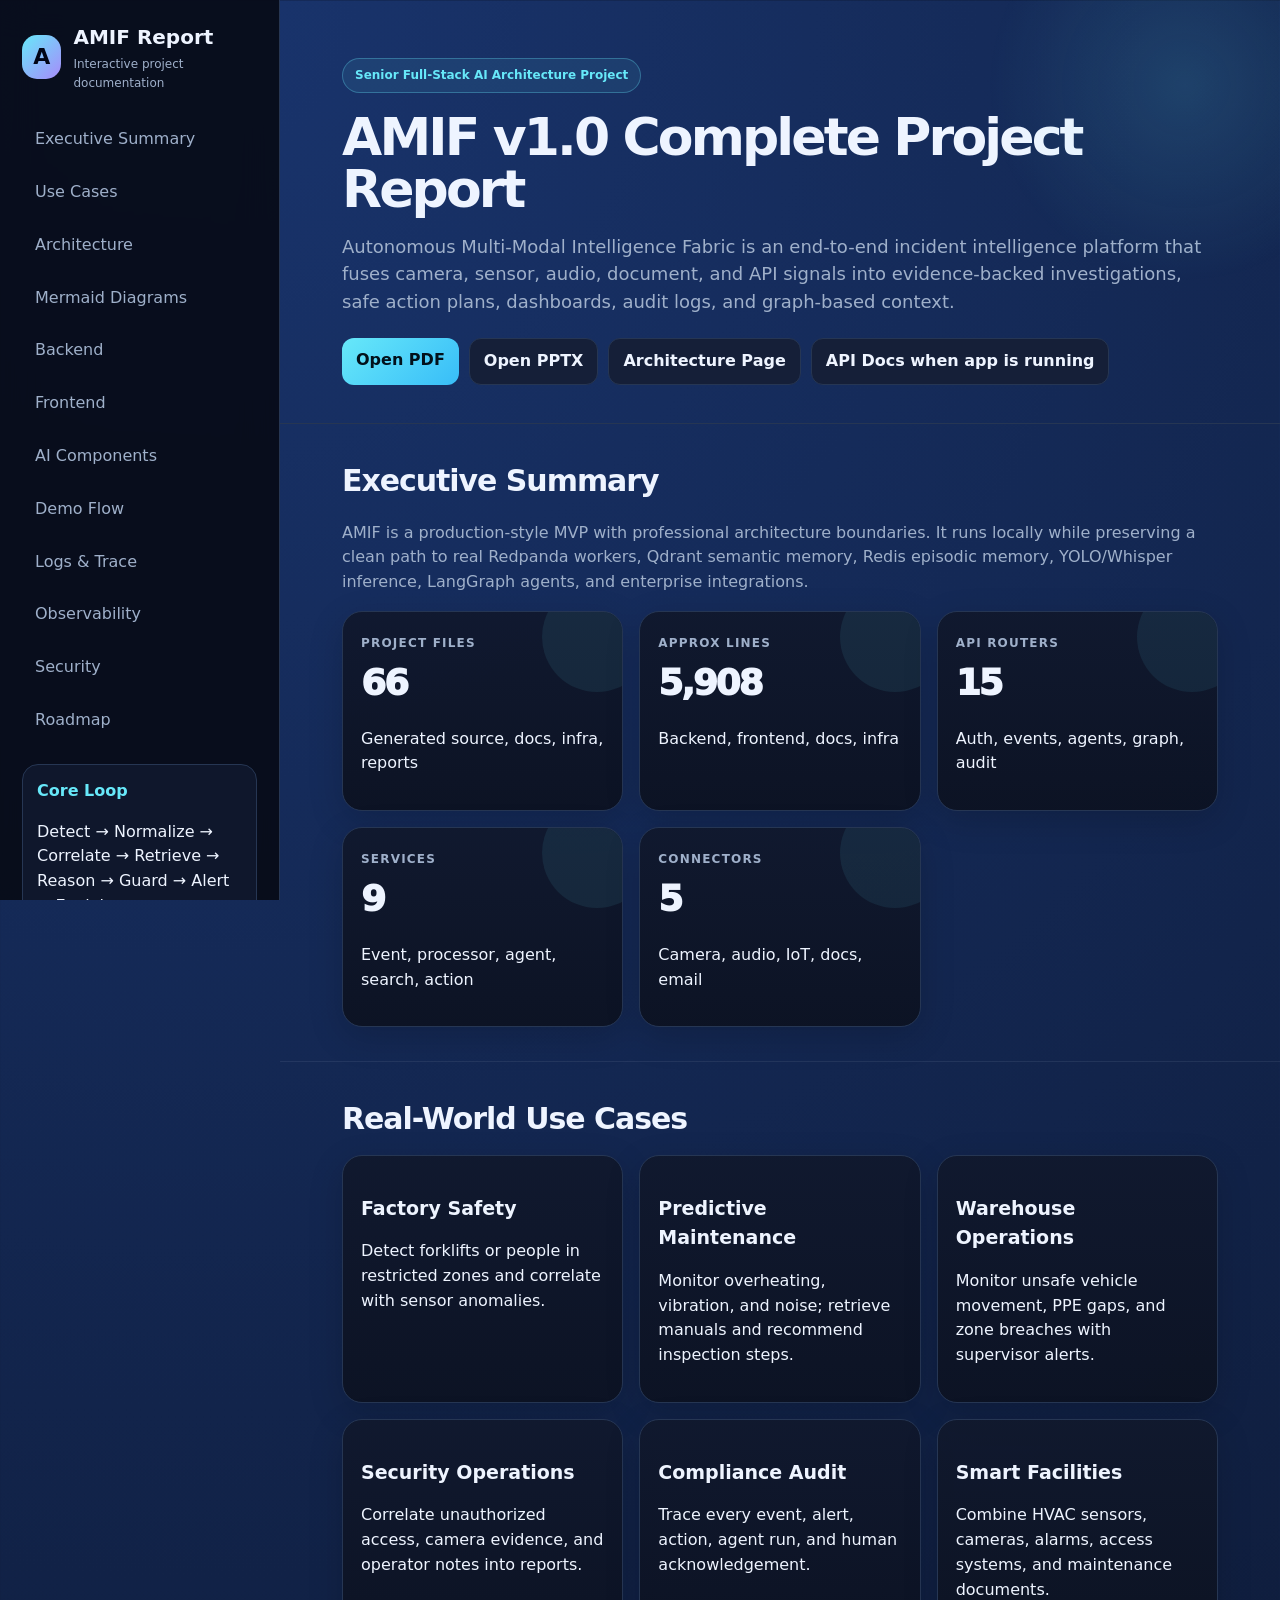
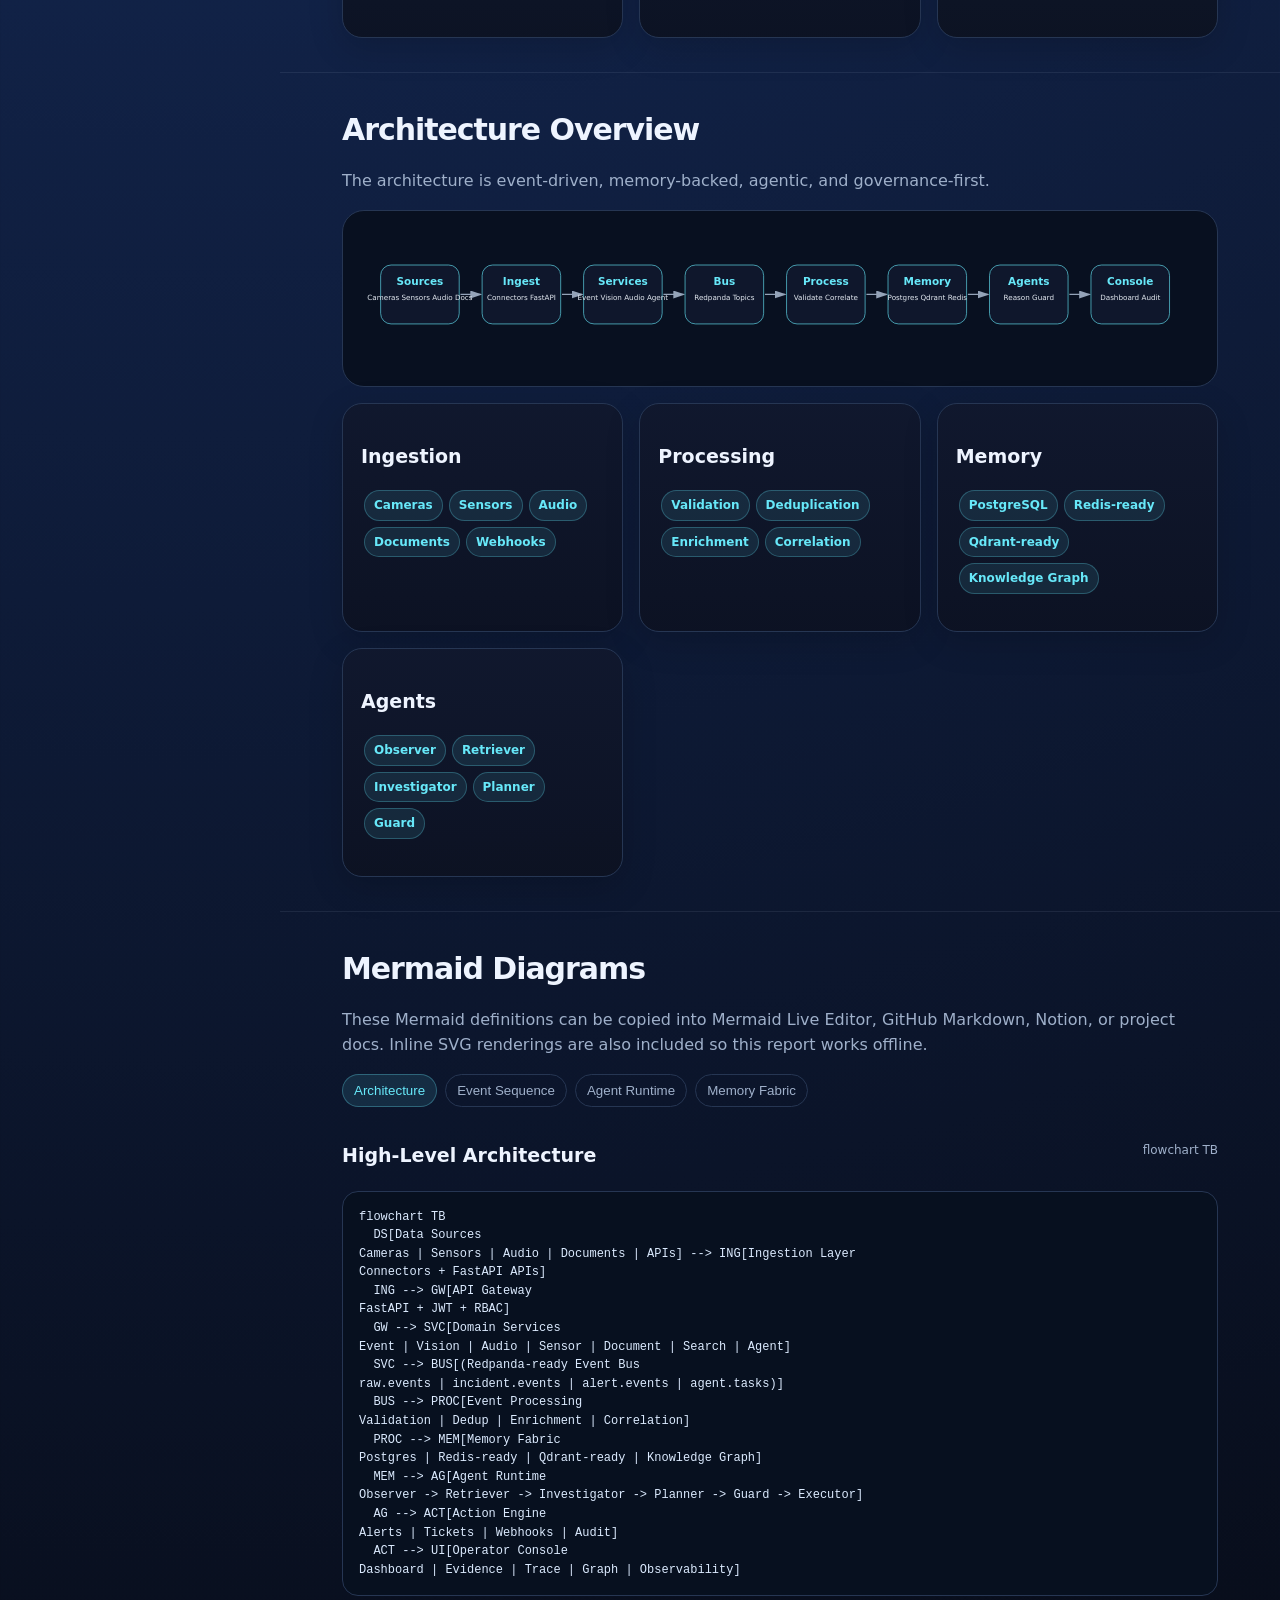
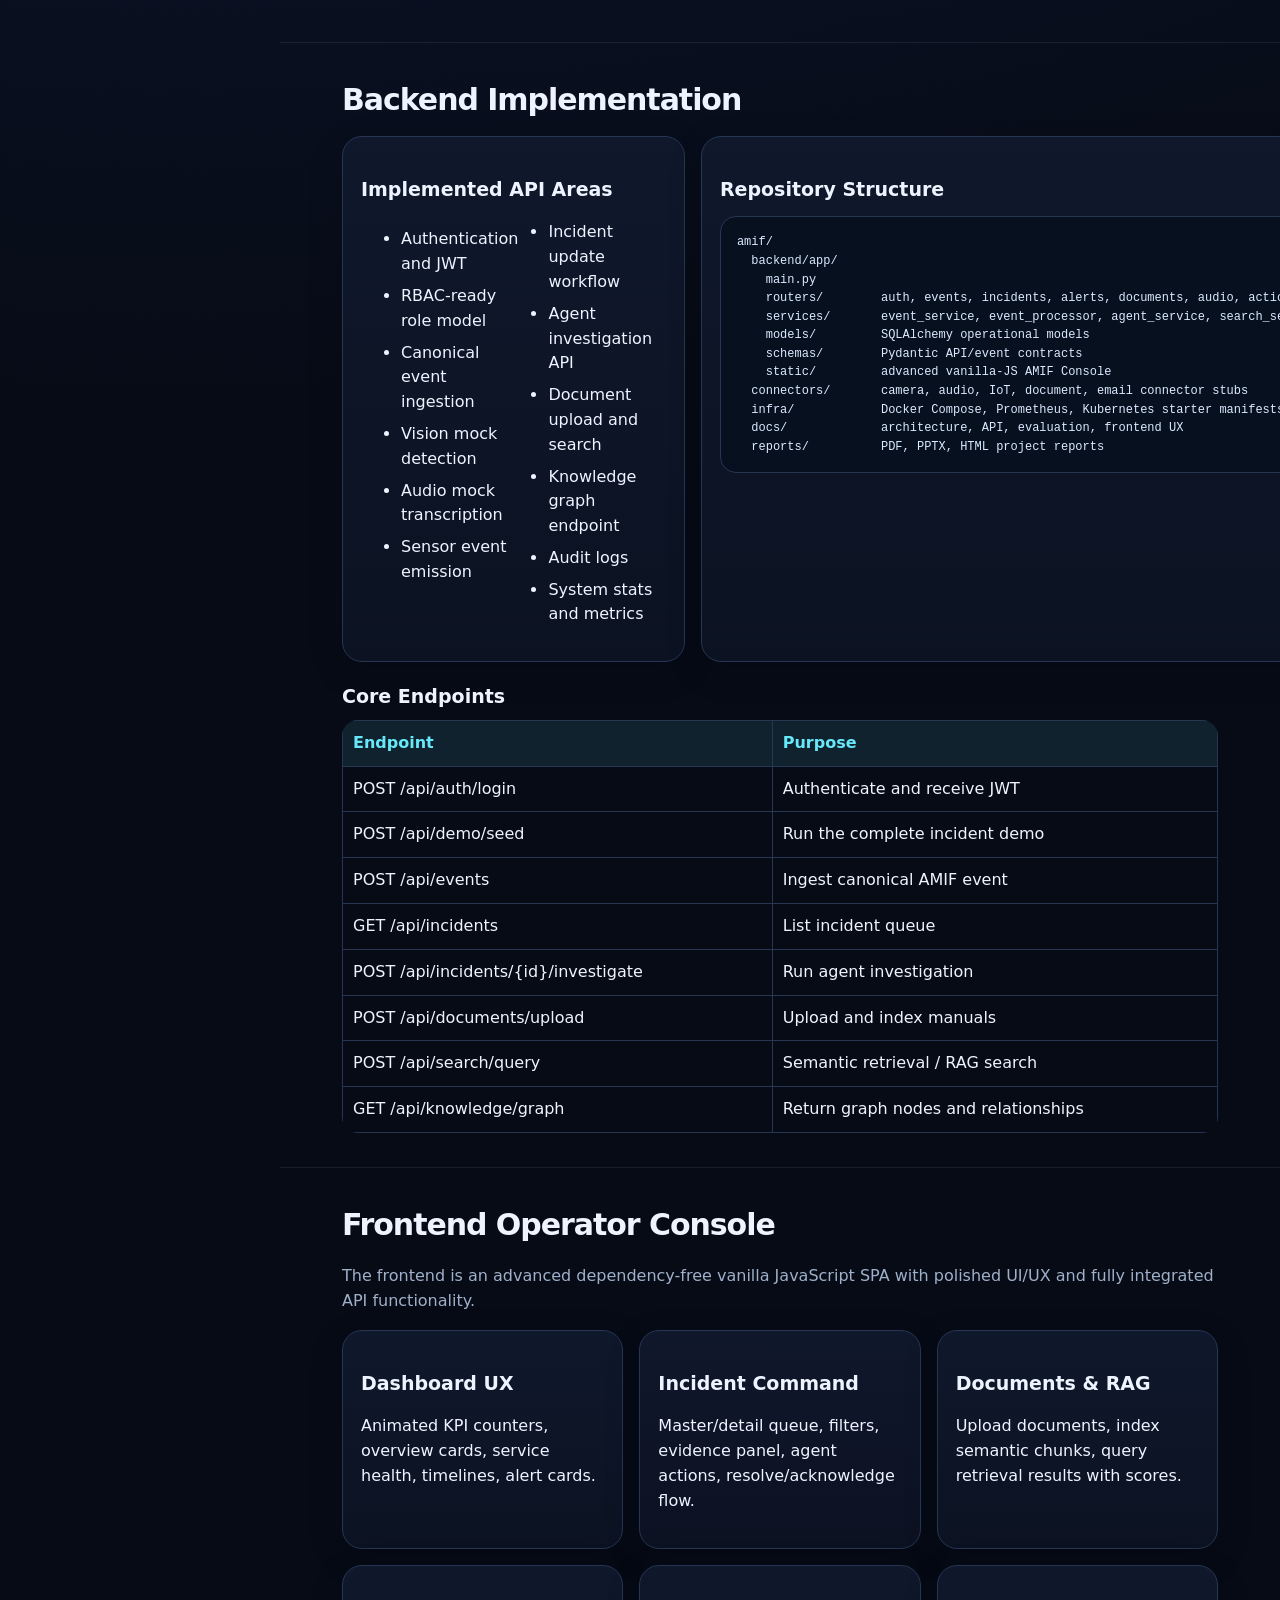
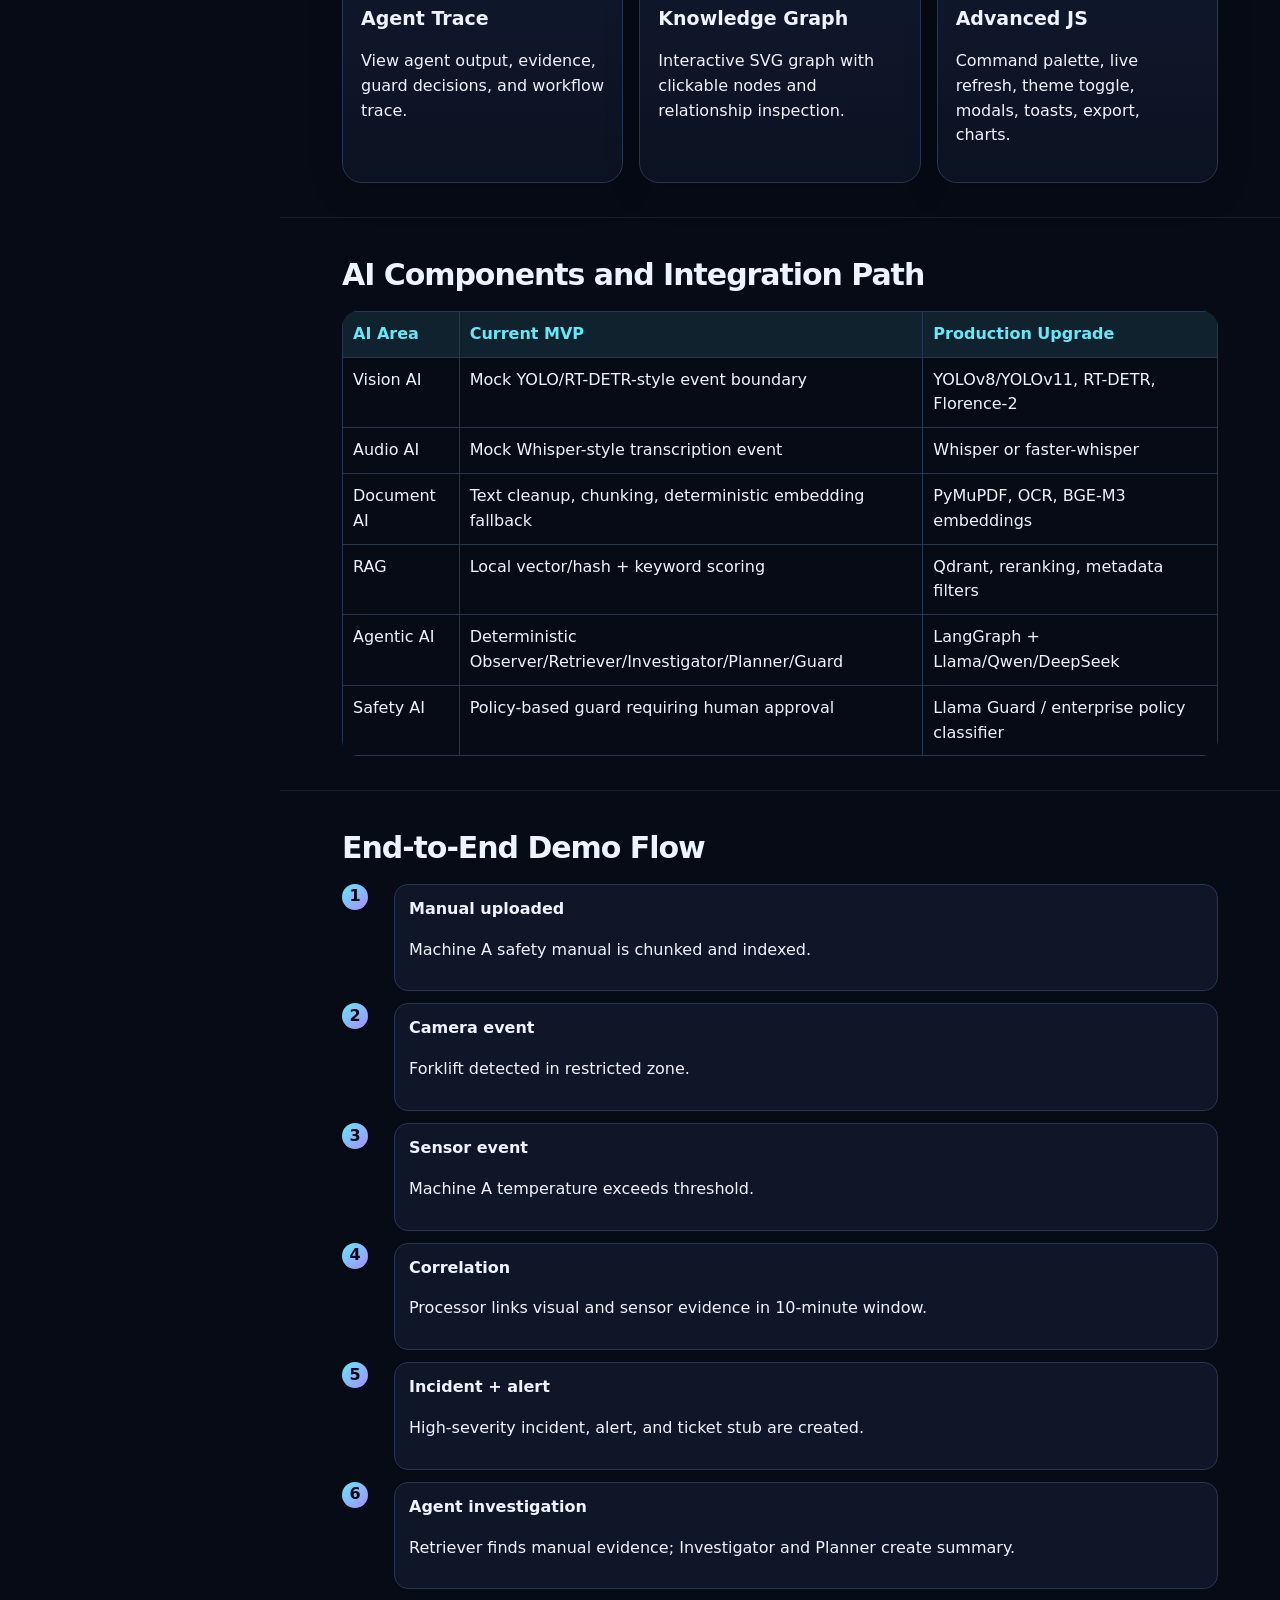
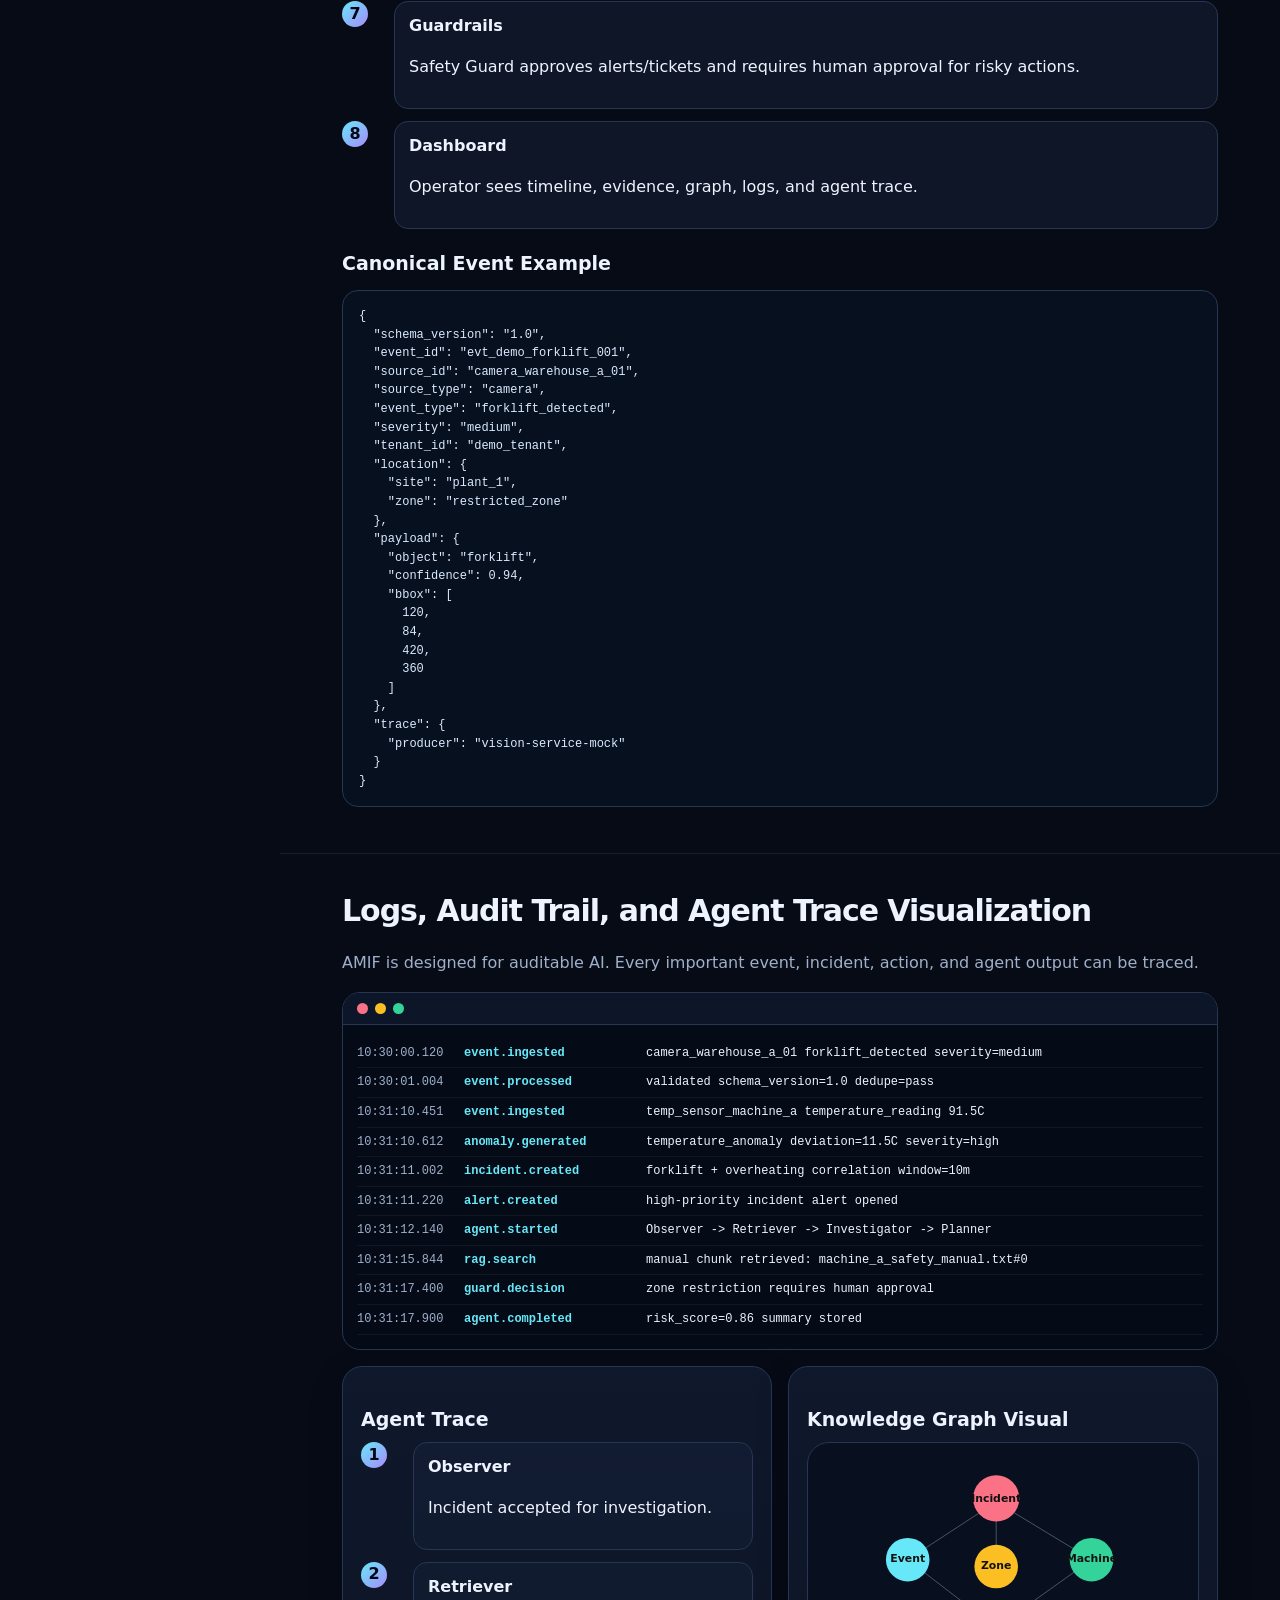
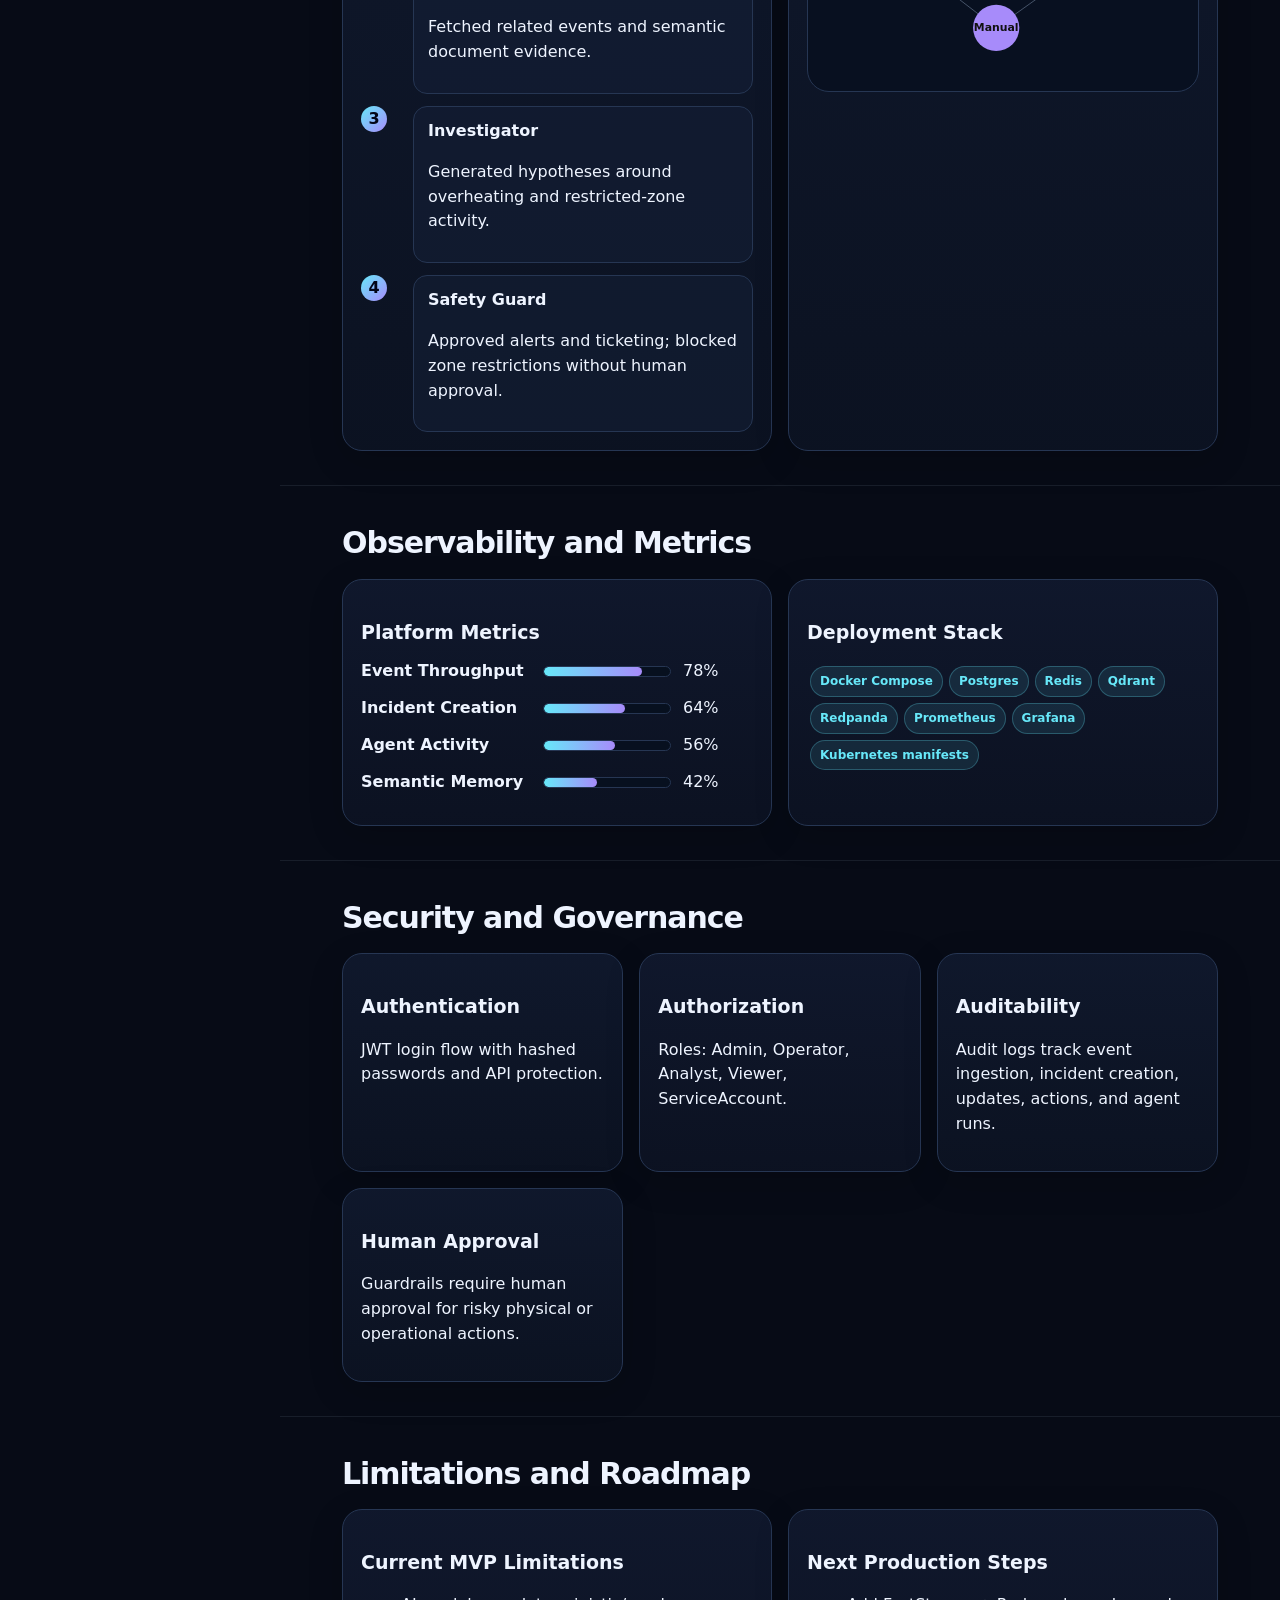
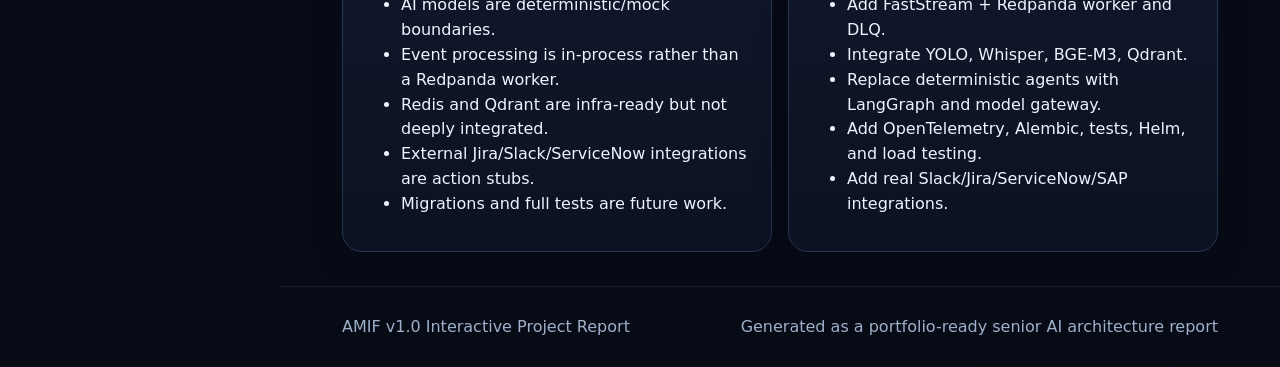
<file: reports/AMIF_Complete_Project_Report.html>
<!doctype html>
<html lang="en">
<head>
<meta charset="utf-8" />
<meta name="viewport" content="width=device-width, initial-scale=1" />
<title>AMIF Complete Interactive Project Report</title>
<style>
:root{--bg:#070b16;--panel:#10182d;--panel2:#151f38;--text:#eef4ff;--muted:#9fb0ca;--line:#263653;--cyan:#67e8f9;--blue:#38bdf8;--violet:#a78bfa;--green:#34d399;--yellow:#fbbf24;--red:#fb7185;--white:#fff;--shadow:0 24px 90px rgba(0,0,0,.35)}
*{box-sizing:border-box}html{scroll-behavior:smooth}body{margin:0;background:radial-gradient(circle at 15% 0%,#19346d 0,#070b16 36%),radial-gradient(circle at 86% 8%,#46166b 0,transparent 28%),var(--bg);color:var(--text);font-family:Inter,ui-sans-serif,system-ui,-apple-system,Segoe UI,Roboto,Arial,sans-serif;line-height:1.55}body.light{--bg:#f6f9ff;--panel:#ffffff;--panel2:#eef5ff;--text:#0f172a;--muted:#64748b;--line:#d5e1f1;background:#f6f9ff}a{color:inherit}.progress{position:fixed;top:0;left:0;height:4px;background:linear-gradient(90deg,var(--cyan),var(--violet),var(--green));width:0;z-index:20}.shell{display:grid;grid-template-columns:280px 1fr;min-height:100vh}.side{position:sticky;top:0;height:100vh;padding:22px;background:rgba(7,11,22,.9);backdrop-filter:blur(18px);border-right:1px solid var(--line);overflow:auto}.brand{display:flex;gap:12px;align-items:center;margin-bottom:24px}.mark{width:44px;height:44px;border-radius:15px;background:linear-gradient(135deg,var(--cyan),var(--violet));display:grid;place-items:center;color:#020617;font-weight:900;font-size:22px}.brand h1{font-size:20px;margin:0}.brand p{margin:2px 0 0;color:var(--muted);font-size:12px}.nav{display:grid;gap:6px}.nav a{padding:10px 12px;border-radius:12px;text-decoration:none;color:var(--muted);border:1px solid transparent}.nav a:hover,.nav a.active{color:var(--text);background:rgba(103,232,249,.10);border-color:rgba(103,232,249,.22)}.side-card{margin-top:20px;padding:14px;border:1px solid var(--line);border-radius:16px;background:rgba(21,31,56,.62)}.side-card b{color:var(--cyan)}.main{min-width:0}.hero{padding:58px 62px 38px;border-bottom:1px solid var(--line);position:relative;overflow:hidden}.hero:after{content:"";position:absolute;right:-120px;top:-130px;width:430px;height:430px;border-radius:50%;background:radial-gradient(circle,var(--cyan),transparent 65%);opacity:.13}.hero-chip{display:inline-flex;padding:7px 12px;border-radius:999px;border:1px solid rgba(103,232,249,.3);background:rgba(103,232,249,.08);color:var(--cyan);font-weight:800;font-size:12px}.hero h1{font-size:52px;line-height:1;margin:18px 0 10px;letter-spacing:-.055em}.hero p{max-width:920px;color:var(--muted);font-size:18px}.hero-actions{display:flex;gap:10px;flex-wrap:wrap;margin-top:22px}.btn{border:1px solid var(--line);border-radius:12px;background:var(--panel2);color:var(--text);padding:10px 14px;text-decoration:none;font-weight:800;cursor:pointer}.btn.primary{background:linear-gradient(135deg,var(--cyan),var(--blue));color:#02111b;border:0}.btn:hover{transform:translateY(-1px)}section{padding:34px 62px;border-bottom:1px solid rgba(148,163,184,.12)}h2{font-size:30px;letter-spacing:-.035em;margin:0 0 12px}h3{font-size:19px;margin:20px 0 8px}.lead{color:var(--muted);max-width:960px}.grid{display:grid;gap:16px}.grid.cards{grid-template-columns:repeat(auto-fit,minmax(230px,1fr))}.grid.two{grid-template-columns:1fr 1fr}.grid.three{grid-template-columns:repeat(3,1fr)}.card{background:linear-gradient(180deg,rgba(16,24,45,.95),rgba(12,18,34,.95));border:1px solid var(--line);border-radius:20px;padding:18px;box-shadow:0 10px 35px rgba(0,0,0,.16)}body.light .card,body.light .side,body.light .diagram,body.light .log-panel,body.light .code{background:white}.stat{position:relative;overflow:hidden}.stat .num{font-size:36px;font-weight:950;letter-spacing:-.06em}.stat span{color:var(--muted);font-size:12px;text-transform:uppercase;letter-spacing:.1em;font-weight:900}.stat:after{content:"";position:absolute;right:-30px;top:-30px;width:110px;height:110px;border-radius:50%;background:var(--cyan);opacity:.08}.pill{display:inline-flex;padding:5px 9px;border-radius:999px;background:rgba(103,232,249,.10);border:1px solid rgba(103,232,249,.26);color:var(--cyan);font-weight:800;font-size:12px;margin:3px}.diagram{background:#081020;border:1px solid var(--line);border-radius:22px;padding:18px;overflow:auto}.diagram svg{width:100%;height:auto}.code{background:#07101f;color:#dbeafe;border:1px solid var(--line);border-radius:16px;padding:16px;overflow:auto;font-family:ui-monospace,SFMono-Regular,Menlo,Consolas,monospace;font-size:12px;white-space:pre}.mermaid-title{display:flex;justify-content:space-between;align-items:center;margin:10px 0}.mermaid-title span{color:var(--muted);font-size:12px}.timeline{display:grid;gap:12px}.step{display:grid;grid-template-columns:40px 1fr;gap:12px;align-items:start}.dot{width:26px;height:26px;border-radius:50%;background:linear-gradient(135deg,var(--cyan),var(--violet));display:grid;place-items:center;color:#020617;font-weight:900}.step-body{padding:12px 14px;border:1px solid var(--line);border-radius:14px;background:rgba(21,31,56,.55)}.log-panel{background:#050b16;border:1px solid var(--line);border-radius:18px;overflow:hidden}.log-head{display:flex;gap:7px;padding:10px 14px;border-bottom:1px solid var(--line);background:#0d1628}.led{width:11px;height:11px;border-radius:50%;background:var(--red)}.led:nth-child(2){background:var(--yellow)}.led:nth-child(3){background:var(--green)}.log-lines{font-family:ui-monospace,monospace;font-size:12px;padding:14px;max-height:360px;overflow:auto}.log-line{display:grid;grid-template-columns:95px 170px 1fr;gap:12px;padding:5px 0;border-bottom:1px solid rgba(148,163,184,.08)}.log-time{color:var(--muted)}.log-event{color:var(--cyan);font-weight:800}.metric{display:grid;grid-template-columns:170px 1fr 70px;gap:12px;align-items:center;margin:12px 0}.bar{height:11px;border-radius:999px;background:#07101f;border:1px solid var(--line);overflow:hidden}.bar i{display:block;height:100%;background:linear-gradient(90deg,var(--cyan),var(--violet));border-radius:999px}.table{width:100%;border-collapse:collapse;overflow:hidden;border-radius:16px}.table th,.table td{border:1px solid var(--line);padding:10px;text-align:left;vertical-align:top}.table th{background:rgba(103,232,249,.1);color:var(--cyan)}.feature-list{columns:2;column-gap:30px}.feature-list li{break-inside:avoid;margin:7px 0}.tabs{display:flex;gap:8px;flex-wrap:wrap;margin:14px 0}.tab{padding:8px 11px;border-radius:999px;border:1px solid var(--line);background:transparent;color:var(--muted);cursor:pointer}.tab.active{background:rgba(103,232,249,.11);color:var(--cyan);border-color:rgba(103,232,249,.3)}.tab-panel{display:none}.tab-panel.active{display:block}.fade{opacity:0;transform:translateY(12px);transition:.55s ease}.fade.show{opacity:1;transform:none}.footer{padding:28px 62px;color:var(--muted);display:flex;justify-content:space-between;gap:12px;flex-wrap:wrap}.node{cursor:pointer}.tooltip{position:fixed;pointer-events:none;background:#020617;color:#e2e8f0;border:1px solid var(--line);border-radius:10px;padding:8px 10px;font-size:12px;z-index:30;display:none}.print-note{display:none}@media(max-width:1000px){.shell{grid-template-columns:1fr}.side{position:static;height:auto}.grid.two,.grid.three{grid-template-columns:1fr}.hero,section,.footer{padding-left:22px;padding-right:22px}.hero h1{font-size:38px}.feature-list{columns:1}}@media print{.side,.hero-actions,.progress,.tabs .tab{display:none}.shell{display:block}body{background:white;color:#111}.card,.diagram,.log-panel,.code{box-shadow:none;break-inside:avoid}.print-note{display:block}}
</style>
</head>
<body>
<div class="progress" id="progress"></div><div class="tooltip" id="tooltip"></div>
<div class="shell">
<aside class="side">
  <div class="brand"><div class="mark">A</div><div><h1>AMIF Report</h1><p>Interactive project documentation</p></div></div>
  <nav class="nav" id="nav">
    <a href="#summary">Executive Summary</a><a href="#usecases">Use Cases</a><a href="#architecture">Architecture</a><a href="#diagrams">Mermaid Diagrams</a><a href="#backend">Backend</a><a href="#frontend">Frontend</a><a href="#ai">AI Components</a><a href="#flow">Demo Flow</a><a href="#logs">Logs & Trace</a><a href="#observability">Observability</a><a href="#security">Security</a><a href="#roadmap">Roadmap</a>
  </nav>
  <div class="side-card"><b>Core Loop</b><p>Detect → Normalize → Correlate → Retrieve → Reason → Guard → Alert → Explain</p></div>
  <div class="side-card"><b>Controls</b><p><button class="btn" id="themeBtn">Toggle Theme</button></p><p><button class="btn" onclick="window.print()">Print / Save PDF</button></p></div>
</aside>
<main class="main">
<header class="hero fade"><div class="hero-chip">Senior Full-Stack AI Architecture Project</div><h1>AMIF v1.0 Complete Project Report</h1><p>Autonomous Multi-Modal Intelligence Fabric is an end-to-end incident intelligence platform that fuses camera, sensor, audio, document, and API signals into evidence-backed investigations, safe action plans, dashboards, audit logs, and graph-based context.</p><div class="hero-actions"><a class="btn primary" href="../reports/AMIF_Complete_Project_Report.pdf">Open PDF</a><a class="btn" href="../reports/AMIF_Project_Presentation.pptx">Open PPTX</a><a class="btn" href="../static/architecture.html">Architecture Page</a><a class="btn" href="../docs">API Docs when app is running</a></div></header>

<section id="summary" class="fade"><h2>Executive Summary</h2><p class="lead">AMIF is a production-style MVP with professional architecture boundaries. It runs locally while preserving a clean path to real Redpanda workers, Qdrant semantic memory, Redis episodic memory, YOLO/Whisper inference, LangGraph agents, and enterprise integrations.</p><div class="grid cards">
  <div class="card stat"><span>Project Files</span><div class="num" data-count="66">0</div><p>Generated source, docs, infra, reports</p></div>
  <div class="card stat"><span>Approx Lines</span><div class="num" data-count="5908">0</div><p>Backend, frontend, docs, infra</p></div>
  <div class="card stat"><span>API Routers</span><div class="num" data-count="15">0</div><p>Auth, events, agents, graph, audit</p></div>
  <div class="card stat"><span>Services</span><div class="num" data-count="9">0</div><p>Event, processor, agent, search, action</p></div>
  <div class="card stat"><span>Connectors</span><div class="num" data-count="5">0</div><p>Camera, audio, IoT, docs, email</p></div>
</div></section>

<section id="usecases" class="fade"><h2>Real-World Use Cases</h2><div class="grid cards">
  <div class="card"><h3>Factory Safety</h3><p>Detect forklifts or people in restricted zones and correlate with sensor anomalies.</p></div>
  <div class="card"><h3>Predictive Maintenance</h3><p>Monitor overheating, vibration, and noise; retrieve manuals and recommend inspection steps.</p></div>
  <div class="card"><h3>Warehouse Operations</h3><p>Monitor unsafe vehicle movement, PPE gaps, and zone breaches with supervisor alerts.</p></div>
  <div class="card"><h3>Security Operations</h3><p>Correlate unauthorized access, camera evidence, and operator notes into reports.</p></div>
  <div class="card"><h3>Compliance Audit</h3><p>Trace every event, alert, action, agent run, and human acknowledgement.</p></div>
  <div class="card"><h3>Smart Facilities</h3><p>Combine HVAC sensors, cameras, alarms, access systems, and maintenance documents.</p></div>
</div></section>

<section id="architecture" class="fade"><h2>Architecture Overview</h2><p class="lead">The architecture is event-driven, memory-backed, agentic, and governance-first.</p><div class="diagram"><svg viewBox="0 0 1280 200"><defs><marker id="arr" markerWidth="10" markerHeight="10" refX="8" refY="3" orient="auto"><path d="M0,0 L0,6 L9,3 z" fill="#94a3b8"/></marker></defs><path d="M152 100 L183 100" stroke="#94a3b8" stroke-width="2" marker-end="url(#arr)"/><path d="M307 100 L338 100" stroke="#94a3b8" stroke-width="2" marker-end="url(#arr)"/><path d="M462 100 L493 100" stroke="#94a3b8" stroke-width="2" marker-end="url(#arr)"/><path d="M617 100 L648 100" stroke="#94a3b8" stroke-width="2" marker-end="url(#arr)"/><path d="M772 100 L803 100" stroke="#94a3b8" stroke-width="2" marker-end="url(#arr)"/><path d="M927 100 L958 100" stroke="#94a3b8" stroke-width="2" marker-end="url(#arr)"/><path d="M1082 100 L1113 100" stroke="#94a3b8" stroke-width="2" marker-end="url(#arr)"/><g data-tip="Sources"><rect x="30" y="55" width="120" height="90" rx="16" fill="#10182d" stroke="#67e8f9" opacity=".96"/><text x="90" y="85" fill="#67e8f9" text-anchor="middle" font-weight="800">Sources</text><text x="90" y="108" fill="#e2e8f0" text-anchor="middle" font-size="11">Cameras
Sensors
Audio
Docs</text></g><g data-tip="Ingest"><rect x="185" y="55" width="120" height="90" rx="16" fill="#10182d" stroke="#67e8f9" opacity=".96"/><text x="245" y="85" fill="#67e8f9" text-anchor="middle" font-weight="800">Ingest</text><text x="245" y="108" fill="#e2e8f0" text-anchor="middle" font-size="11">Connectors
FastAPI</text></g><g data-tip="Services"><rect x="340" y="55" width="120" height="90" rx="16" fill="#10182d" stroke="#67e8f9" opacity=".96"/><text x="400" y="85" fill="#67e8f9" text-anchor="middle" font-weight="800">Services</text><text x="400" y="108" fill="#e2e8f0" text-anchor="middle" font-size="11">Event
Vision
Audio
Agent</text></g><g data-tip="Bus"><rect x="495" y="55" width="120" height="90" rx="16" fill="#10182d" stroke="#67e8f9" opacity=".96"/><text x="555" y="85" fill="#67e8f9" text-anchor="middle" font-weight="800">Bus</text><text x="555" y="108" fill="#e2e8f0" text-anchor="middle" font-size="11">Redpanda
Topics</text></g><g data-tip="Process"><rect x="650" y="55" width="120" height="90" rx="16" fill="#10182d" stroke="#67e8f9" opacity=".96"/><text x="710" y="85" fill="#67e8f9" text-anchor="middle" font-weight="800">Process</text><text x="710" y="108" fill="#e2e8f0" text-anchor="middle" font-size="11">Validate
Correlate</text></g><g data-tip="Memory"><rect x="805" y="55" width="120" height="90" rx="16" fill="#10182d" stroke="#67e8f9" opacity=".96"/><text x="865" y="85" fill="#67e8f9" text-anchor="middle" font-weight="800">Memory</text><text x="865" y="108" fill="#e2e8f0" text-anchor="middle" font-size="11">Postgres
Qdrant
Redis</text></g><g data-tip="Agents"><rect x="960" y="55" width="120" height="90" rx="16" fill="#10182d" stroke="#67e8f9" opacity=".96"/><text x="1020" y="85" fill="#67e8f9" text-anchor="middle" font-weight="800">Agents</text><text x="1020" y="108" fill="#e2e8f0" text-anchor="middle" font-size="11">Reason
Guard</text></g><g data-tip="Console"><rect x="1115" y="55" width="120" height="90" rx="16" fill="#10182d" stroke="#67e8f9" opacity=".96"/><text x="1175" y="85" fill="#67e8f9" text-anchor="middle" font-weight="800">Console</text><text x="1175" y="108" fill="#e2e8f0" text-anchor="middle" font-size="11">Dashboard
Audit</text></g></svg></div><div class="grid cards" style="margin-top:16px"><div class="card"><h3>Ingestion</h3><p><span class="pill">Cameras</span><span class="pill">Sensors</span><span class="pill">Audio</span><span class="pill">Documents</span><span class="pill">Webhooks</span></p></div><div class="card"><h3>Processing</h3><p><span class="pill">Validation</span><span class="pill">Deduplication</span><span class="pill">Enrichment</span><span class="pill">Correlation</span></p></div><div class="card"><h3>Memory</h3><p><span class="pill">PostgreSQL</span><span class="pill">Redis-ready</span><span class="pill">Qdrant-ready</span><span class="pill">Knowledge Graph</span></p></div><div class="card"><h3>Agents</h3><p><span class="pill">Observer</span><span class="pill">Retriever</span><span class="pill">Investigator</span><span class="pill">Planner</span><span class="pill">Guard</span></p></div></div></section>

<section id="diagrams" class="fade"><h2>Mermaid Diagrams</h2><p class="lead">These Mermaid definitions can be copied into Mermaid Live Editor, GitHub Markdown, Notion, or project docs. Inline SVG renderings are also included so this report works offline.</p><div class="tabs"><button class="tab active" data-tab="m1">Architecture</button><button class="tab" data-tab="m2">Event Sequence</button><button class="tab" data-tab="m3">Agent Runtime</button><button class="tab" data-tab="m4">Memory Fabric</button></div>
  <div class="tab-panel active" id="m1"><div class="mermaid-title"><h3>High-Level Architecture</h3><span>flowchart TB</span></div><pre class="code">flowchart TB
  DS[Data Sources
Cameras | Sensors | Audio | Documents | APIs] --&gt; ING[Ingestion Layer
Connectors + FastAPI APIs]
  ING --&gt; GW[API Gateway
FastAPI + JWT + RBAC]
  GW --&gt; SVC[Domain Services
Event | Vision | Audio | Sensor | Document | Search | Agent]
  SVC --&gt; BUS[(Redpanda-ready Event Bus
raw.events | incident.events | alert.events | agent.tasks)]
  BUS --&gt; PROC[Event Processing
Validation | Dedup | Enrichment | Correlation]
  PROC --&gt; MEM[Memory Fabric
Postgres | Redis-ready | Qdrant-ready | Knowledge Graph]
  MEM --&gt; AG[Agent Runtime
Observer -&gt; Retriever -&gt; Investigator -&gt; Planner -&gt; Guard -&gt; Executor]
  AG --&gt; ACT[Action Engine
Alerts | Tickets | Webhooks | Audit]
  ACT --&gt; UI[Operator Console
Dashboard | Evidence | Trace | Graph | Observability]</pre></div>
  <div class="tab-panel" id="m2"><div class="mermaid-title"><h3>Incident Demo Sequence</h3><span>sequenceDiagram</span></div><pre class="code">sequenceDiagram
  participant U as Operator
  participant API as FastAPI Gateway
  participant E as Event Service
  participant P as Event Processor
  participant M as Memory Fabric
  participant A as Agent Runtime
  participant UI as Console
  U-&gt;&gt;API: Seed Demo / Emit Events
  API-&gt;&gt;E: Canonical AMIFEvent
  E-&gt;&gt;P: Process event
  P-&gt;&gt;P: derive temperature_anomaly
  P-&gt;&gt;P: correlate forklift + overheating
  P-&gt;&gt;M: persist incident, alert, audit
  P-&gt;&gt;A: trigger investigation
  A-&gt;&gt;M: retrieve events + documents
  A-&gt;&gt;A: investigate, plan, guard
  A-&gt;&gt;M: store agent run
  UI-&gt;&gt;API: fetch incidents, alerts, graph
  API--&gt;&gt;UI: evidence-backed response</pre></div>
  <div class="tab-panel" id="m3"><div class="mermaid-title"><h3>Agent Runtime State Machine</h3><span>stateDiagram-v2</span></div><pre class="code">stateDiagram-v2
  [*] --&gt; Observer
  Observer --&gt; Retriever: incident accepted
  Retriever --&gt; Investigator: evidence + context
  Investigator --&gt; Planner: hypotheses
  Planner --&gt; SafetyGuard: action plan
  SafetyGuard --&gt; Executor: approved actions
  SafetyGuard --&gt; HumanApproval: risky actions
  Executor --&gt; [*]
  HumanApproval --&gt; [*]</pre></div>
  <div class="tab-panel" id="m4"><div class="mermaid-title"><h3>Memory Fabric</h3><span>flowchart LR</span></div><pre class="code">flowchart LR
  Incident[Incident Context] --&gt; PG[(PostgreSQL
Historical Memory)]
  Incident --&gt; Redis[(Redis-ready
Episodic Memory)]
  Incident --&gt; Qdrant[(Qdrant-ready
Semantic Memory)]
  Incident --&gt; Graph[(Knowledge Graph
Relationships)]
  PG --&gt; Builder[Context Builder]
  Redis --&gt; Builder
  Qdrant --&gt; Builder
  Graph --&gt; Builder
  Builder --&gt; Agent[Agent Runtime]</pre></div>
</section>

<section id="backend" class="fade"><h2>Backend Implementation</h2><div class="grid two"><div class="card"><h3>Implemented API Areas</h3><ul class="feature-list"><li>Authentication and JWT</li><li>RBAC-ready role model</li><li>Canonical event ingestion</li><li>Vision mock detection</li><li>Audio mock transcription</li><li>Sensor event emission</li><li>Incident update workflow</li><li>Agent investigation API</li><li>Document upload and search</li><li>Knowledge graph endpoint</li><li>Audit logs</li><li>System stats and metrics</li></ul></div><div class="card"><h3>Repository Structure</h3><pre class="code">amif/
  backend/app/
    main.py
    routers/        auth, events, incidents, alerts, documents, audio, actions, audit, users, knowledge, system
    services/       event_service, event_processor, agent_service, search_service, document_service, action_service
    models/         SQLAlchemy operational models
    schemas/        Pydantic API/event contracts
    static/         advanced vanilla-JS AMIF Console
  connectors/       camera, audio, IoT, document, email connector stubs
  infra/            Docker Compose, Prometheus, Kubernetes starter manifests
  docs/             architecture, API, evaluation, frontend UX
  reports/          PDF, PPTX, HTML project reports</pre></div></div><h3>Core Endpoints</h3><table class="table"><thead><tr><th>Endpoint</th><th>Purpose</th></tr></thead><tbody><tr><td>POST /api/auth/login</td><td>Authenticate and receive JWT</td></tr><tr><td>POST /api/demo/seed</td><td>Run the complete incident demo</td></tr><tr><td>POST /api/events</td><td>Ingest canonical AMIF event</td></tr><tr><td>GET /api/incidents</td><td>List incident queue</td></tr><tr><td>POST /api/incidents/{id}/investigate</td><td>Run agent investigation</td></tr><tr><td>POST /api/documents/upload</td><td>Upload and index manuals</td></tr><tr><td>POST /api/search/query</td><td>Semantic retrieval / RAG search</td></tr><tr><td>GET /api/knowledge/graph</td><td>Return graph nodes and relationships</td></tr></tbody></table></section>

<section id="frontend" class="fade"><h2>Frontend Operator Console</h2><p class="lead">The frontend is an advanced dependency-free vanilla JavaScript SPA with polished UI/UX and fully integrated API functionality.</p><div class="grid cards"><div class="card"><h3>Dashboard UX</h3><p>Animated KPI counters, overview cards, service health, timelines, alert cards.</p></div><div class="card"><h3>Incident Command</h3><p>Master/detail queue, filters, evidence panel, agent actions, resolve/acknowledge flow.</p></div><div class="card"><h3>Documents & RAG</h3><p>Upload documents, index semantic chunks, query retrieval results with scores.</p></div><div class="card"><h3>Agent Trace</h3><p>View agent output, evidence, guard decisions, and workflow trace.</p></div><div class="card"><h3>Knowledge Graph</h3><p>Interactive SVG graph with clickable nodes and relationship inspection.</p></div><div class="card"><h3>Advanced JS</h3><p>Command palette, live refresh, theme toggle, modals, toasts, export, charts.</p></div></div></section>

<section id="ai" class="fade"><h2>AI Components and Integration Path</h2><table class="table"><thead><tr><th>AI Area</th><th>Current MVP</th><th>Production Upgrade</th></tr></thead><tbody><tr><td>Vision AI</td><td>Mock YOLO/RT-DETR-style event boundary</td><td>YOLOv8/YOLOv11, RT-DETR, Florence-2</td></tr><tr><td>Audio AI</td><td>Mock Whisper-style transcription event</td><td>Whisper or faster-whisper</td></tr><tr><td>Document AI</td><td>Text cleanup, chunking, deterministic embedding fallback</td><td>PyMuPDF, OCR, BGE-M3 embeddings</td></tr><tr><td>RAG</td><td>Local vector/hash + keyword scoring</td><td>Qdrant, reranking, metadata filters</td></tr><tr><td>Agentic AI</td><td>Deterministic Observer/Retriever/Investigator/Planner/Guard</td><td>LangGraph + Llama/Qwen/DeepSeek</td></tr><tr><td>Safety AI</td><td>Policy-based guard requiring human approval</td><td>Llama Guard / enterprise policy classifier</td></tr></tbody></table></section>

<section id="flow" class="fade"><h2>End-to-End Demo Flow</h2><div class="timeline"><div class="step"><div class="dot">1</div><div class="step-body"><b>Manual uploaded</b><p>Machine A safety manual is chunked and indexed.</p></div></div><div class="step"><div class="dot">2</div><div class="step-body"><b>Camera event</b><p>Forklift detected in restricted zone.</p></div></div><div class="step"><div class="dot">3</div><div class="step-body"><b>Sensor event</b><p>Machine A temperature exceeds threshold.</p></div></div><div class="step"><div class="dot">4</div><div class="step-body"><b>Correlation</b><p>Processor links visual and sensor evidence in 10-minute window.</p></div></div><div class="step"><div class="dot">5</div><div class="step-body"><b>Incident + alert</b><p>High-severity incident, alert, and ticket stub are created.</p></div></div><div class="step"><div class="dot">6</div><div class="step-body"><b>Agent investigation</b><p>Retriever finds manual evidence; Investigator and Planner create summary.</p></div></div><div class="step"><div class="dot">7</div><div class="step-body"><b>Guardrails</b><p>Safety Guard approves alerts/tickets and requires human approval for risky actions.</p></div></div><div class="step"><div class="dot">8</div><div class="step-body"><b>Dashboard</b><p>Operator sees timeline, evidence, graph, logs, and agent trace.</p></div></div></div><h3>Canonical Event Example</h3><pre class="code">{
  &quot;schema_version&quot;: &quot;1.0&quot;,
  &quot;event_id&quot;: &quot;evt_demo_forklift_001&quot;,
  &quot;source_id&quot;: &quot;camera_warehouse_a_01&quot;,
  &quot;source_type&quot;: &quot;camera&quot;,
  &quot;event_type&quot;: &quot;forklift_detected&quot;,
  &quot;severity&quot;: &quot;medium&quot;,
  &quot;tenant_id&quot;: &quot;demo_tenant&quot;,
  &quot;location&quot;: {
    &quot;site&quot;: &quot;plant_1&quot;,
    &quot;zone&quot;: &quot;restricted_zone&quot;
  },
  &quot;payload&quot;: {
    &quot;object&quot;: &quot;forklift&quot;,
    &quot;confidence&quot;: 0.94,
    &quot;bbox&quot;: [
      120,
      84,
      420,
      360
    ]
  },
  &quot;trace&quot;: {
    &quot;producer&quot;: &quot;vision-service-mock&quot;
  }
}</pre></section>

<section id="logs" class="fade"><h2>Logs, Audit Trail, and Agent Trace Visualization</h2><p class="lead">AMIF is designed for auditable AI. Every important event, incident, action, and agent output can be traced.</p><div class="log-panel"><div class="log-head"><span class="led"></span><span class="led"></span><span class="led"></span></div><div class="log-lines"><div class="log-line"><span class="log-time">10:30:00.120</span><span class="log-event">event.ingested</span><span>camera_warehouse_a_01 forklift_detected severity=medium</span></div><div class="log-line"><span class="log-time">10:30:01.004</span><span class="log-event">event.processed</span><span>validated schema_version=1.0 dedupe=pass</span></div><div class="log-line"><span class="log-time">10:31:10.451</span><span class="log-event">event.ingested</span><span>temp_sensor_machine_a temperature_reading 91.5C</span></div><div class="log-line"><span class="log-time">10:31:10.612</span><span class="log-event">anomaly.generated</span><span>temperature_anomaly deviation=11.5C severity=high</span></div><div class="log-line"><span class="log-time">10:31:11.002</span><span class="log-event">incident.created</span><span>forklift + overheating correlation window=10m</span></div><div class="log-line"><span class="log-time">10:31:11.220</span><span class="log-event">alert.created</span><span>high-priority incident alert opened</span></div><div class="log-line"><span class="log-time">10:31:12.140</span><span class="log-event">agent.started</span><span>Observer -&gt; Retriever -&gt; Investigator -&gt; Planner</span></div><div class="log-line"><span class="log-time">10:31:15.844</span><span class="log-event">rag.search</span><span>manual chunk retrieved: machine_a_safety_manual.txt#0</span></div><div class="log-line"><span class="log-time">10:31:17.400</span><span class="log-event">guard.decision</span><span>zone restriction requires human approval</span></div><div class="log-line"><span class="log-time">10:31:17.900</span><span class="log-event">agent.completed</span><span>risk_score=0.86 summary stored</span></div></div></div><div class="grid two" style="margin-top:16px"><div class="card"><h3>Agent Trace</h3><div class="timeline"><div class="step"><div class="dot">1</div><div class="step-body"><b>Observer</b><p>Incident accepted for investigation.</p></div></div><div class="step"><div class="dot">2</div><div class="step-body"><b>Retriever</b><p>Fetched related events and semantic document evidence.</p></div></div><div class="step"><div class="dot">3</div><div class="step-body"><b>Investigator</b><p>Generated hypotheses around overheating and restricted-zone activity.</p></div></div><div class="step"><div class="dot">4</div><div class="step-body"><b>Safety Guard</b><p>Approved alerts and ticketing; blocked zone restrictions without human approval.</p></div></div></div></div><div class="card"><h3>Knowledge Graph Visual</h3><div class="diagram"><svg viewBox="0 0 520 300"><defs><marker id="ga" markerWidth="10" markerHeight="10" refX="8" refY="3" orient="auto"><path d="M0,0 L0,6 L9,3 z" fill="#64748b"/></marker></defs>
    <line x1="250" y1="60" x2="120" y2="145" stroke="#64748b" marker-end="url(#ga)"/><line x1="250" y1="60" x2="250" y2="155" stroke="#64748b" marker-end="url(#ga)"/><line x1="250" y1="60" x2="390" y2="145" stroke="#64748b" marker-end="url(#ga)"/><line x1="120" y1="145" x2="250" y2="245" stroke="#64748b" marker-end="url(#ga)"/><line x1="390" y1="145" x2="250" y2="245" stroke="#64748b" marker-end="url(#ga)"/>
    <g class="node" data-tip="High severity incident"><circle cx="250" cy="55" r="34" fill="#fb7185"/><text x="250" y="60" text-anchor="middle" fill="#111" font-weight="800">Incident</text></g>
    <g class="node" data-tip="Forklift camera event"><circle cx="120" cy="145" r="32" fill="#67e8f9"/><text x="120" y="149" text-anchor="middle" fill="#111" font-weight="800">Event</text></g>
    <g class="node" data-tip="Restricted zone"><circle cx="250" cy="155" r="32" fill="#fbbf24"/><text x="250" y="159" text-anchor="middle" fill="#111" font-weight="800">Zone</text></g>
    <g class="node" data-tip="Machine A"><circle cx="390" cy="145" r="32" fill="#34d399"/><text x="390" y="149" text-anchor="middle" fill="#111" font-weight="800">Machine</text></g>
    <g class="node" data-tip="Safety manual document"><circle cx="250" cy="245" r="34" fill="#a78bfa"/><text x="250" y="250" text-anchor="middle" fill="#111" font-weight="800">Manual</text></g></svg></div></div></div></section>

<section id="observability" class="fade"><h2>Observability and Metrics</h2><div class="grid two"><div class="card"><h3>Platform Metrics</h3><div class="metric"><b>Event Throughput</b><div class="bar"><i style="width:78%"></i></div><span>78%</span></div><div class="metric"><b>Incident Creation</b><div class="bar"><i style="width:64%"></i></div><span>64%</span></div><div class="metric"><b>Agent Activity</b><div class="bar"><i style="width:56%"></i></div><span>56%</span></div><div class="metric"><b>Semantic Memory</b><div class="bar"><i style="width:42%"></i></div><span>42%</span></div></div><div class="card"><h3>Deployment Stack</h3><p><span class="pill">Docker Compose</span><span class="pill">Postgres</span><span class="pill">Redis</span><span class="pill">Qdrant</span><span class="pill">Redpanda</span><span class="pill">Prometheus</span><span class="pill">Grafana</span><span class="pill">Kubernetes manifests</span></p></div></div></section>

<section id="security" class="fade"><h2>Security and Governance</h2><div class="grid cards"><div class="card"><h3>Authentication</h3><p>JWT login flow with hashed passwords and API protection.</p></div><div class="card"><h3>Authorization</h3><p>Roles: Admin, Operator, Analyst, Viewer, ServiceAccount.</p></div><div class="card"><h3>Auditability</h3><p>Audit logs track event ingestion, incident creation, updates, actions, and agent runs.</p></div><div class="card"><h3>Human Approval</h3><p>Guardrails require human approval for risky physical or operational actions.</p></div></div></section>

<section id="roadmap" class="fade"><h2>Limitations and Roadmap</h2><div class="grid two"><div class="card"><h3>Current MVP Limitations</h3><ul><li>AI models are deterministic/mock boundaries.</li><li>Event processing is in-process rather than a Redpanda worker.</li><li>Redis and Qdrant are infra-ready but not deeply integrated.</li><li>External Jira/Slack/ServiceNow integrations are action stubs.</li><li>Migrations and full tests are future work.</li></ul></div><div class="card"><h3>Next Production Steps</h3><ul><li>Add FastStream + Redpanda worker and DLQ.</li><li>Integrate YOLO, Whisper, BGE-M3, Qdrant.</li><li>Replace deterministic agents with LangGraph and model gateway.</li><li>Add OpenTelemetry, Alembic, tests, Helm, and load testing.</li><li>Add real Slack/Jira/ServiceNow/SAP integrations.</li></ul></div></div></section>

<footer class="footer"><span>AMIF v1.0 Interactive Project Report</span><span>Generated as a portfolio-ready senior AI architecture report</span></footer>
</main></div>
<script>
const $=(s,r=document)=>r.querySelector(s),$$=(s,r=document)=>Array.from(r.querySelectorAll(s));
const progress=$('#progress');function onScroll(){const h=document.documentElement.scrollHeight-innerHeight;progress.style.width=((scrollY/(h||1))*100)+'%';let current='';$$('section').forEach(s=>{if(scrollY>=s.offsetTop-140)current=s.id});$$('.nav a').forEach(a=>a.classList.toggle('active',a.getAttribute('href')==='#'+current))}addEventListener('scroll',onScroll);onScroll();
const io=new IntersectionObserver(entries=>entries.forEach(e=>{if(e.isIntersecting)e.target.classList.add('show')}),{threshold:.12});$$('.fade').forEach(e=>io.observe(e));
function countUp(){ $$('.num[data-count]').forEach(el=>{const target=Number(el.dataset.count||0);let start=0,t0=performance.now();function step(t){let p=Math.min(1,(t-t0)/900),v=Math.round(start+(target-start)*(1-Math.pow(1-p,3)));el.textContent=v.toLocaleString();if(p<1)requestAnimationFrame(step)}requestAnimationFrame(step)})}setTimeout(countUp,300);
$('#themeBtn').onclick=()=>document.body.classList.toggle('light');
$$('.tab').forEach(btn=>btn.onclick=()=>{$$('.tab').forEach(b=>b.classList.remove('active'));$$('.tab-panel').forEach(p=>p.classList.remove('active'));btn.classList.add('active');$('#'+btn.dataset.tab).classList.add('active')});
const tip=$('#tooltip');document.body.addEventListener('mousemove',e=>{const n=e.target.closest('[data-tip]');if(!n){tip.style.display='none';return}tip.style.display='block';tip.style.left=e.clientX+14+'px';tip.style.top=e.clientY+14+'px';tip.textContent=n.dataset.tip});
</script>
</body></html>
</file>
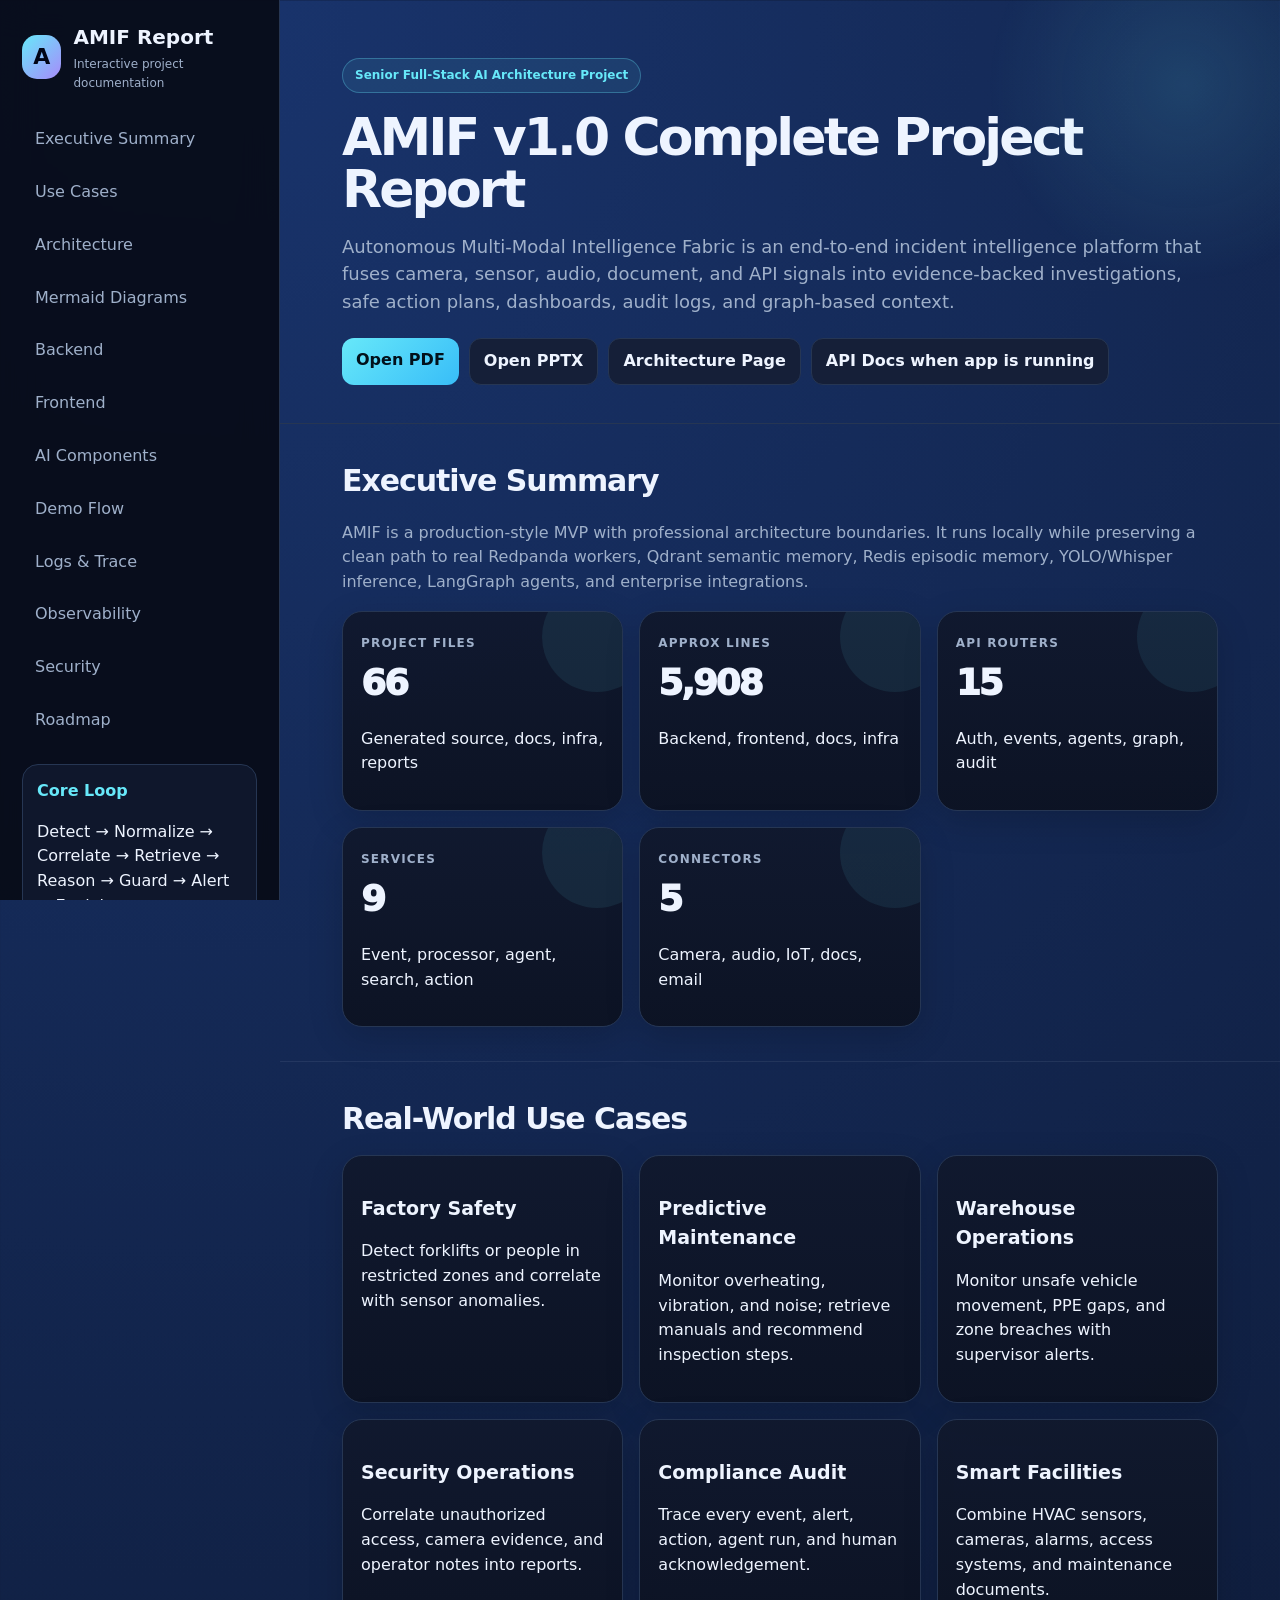
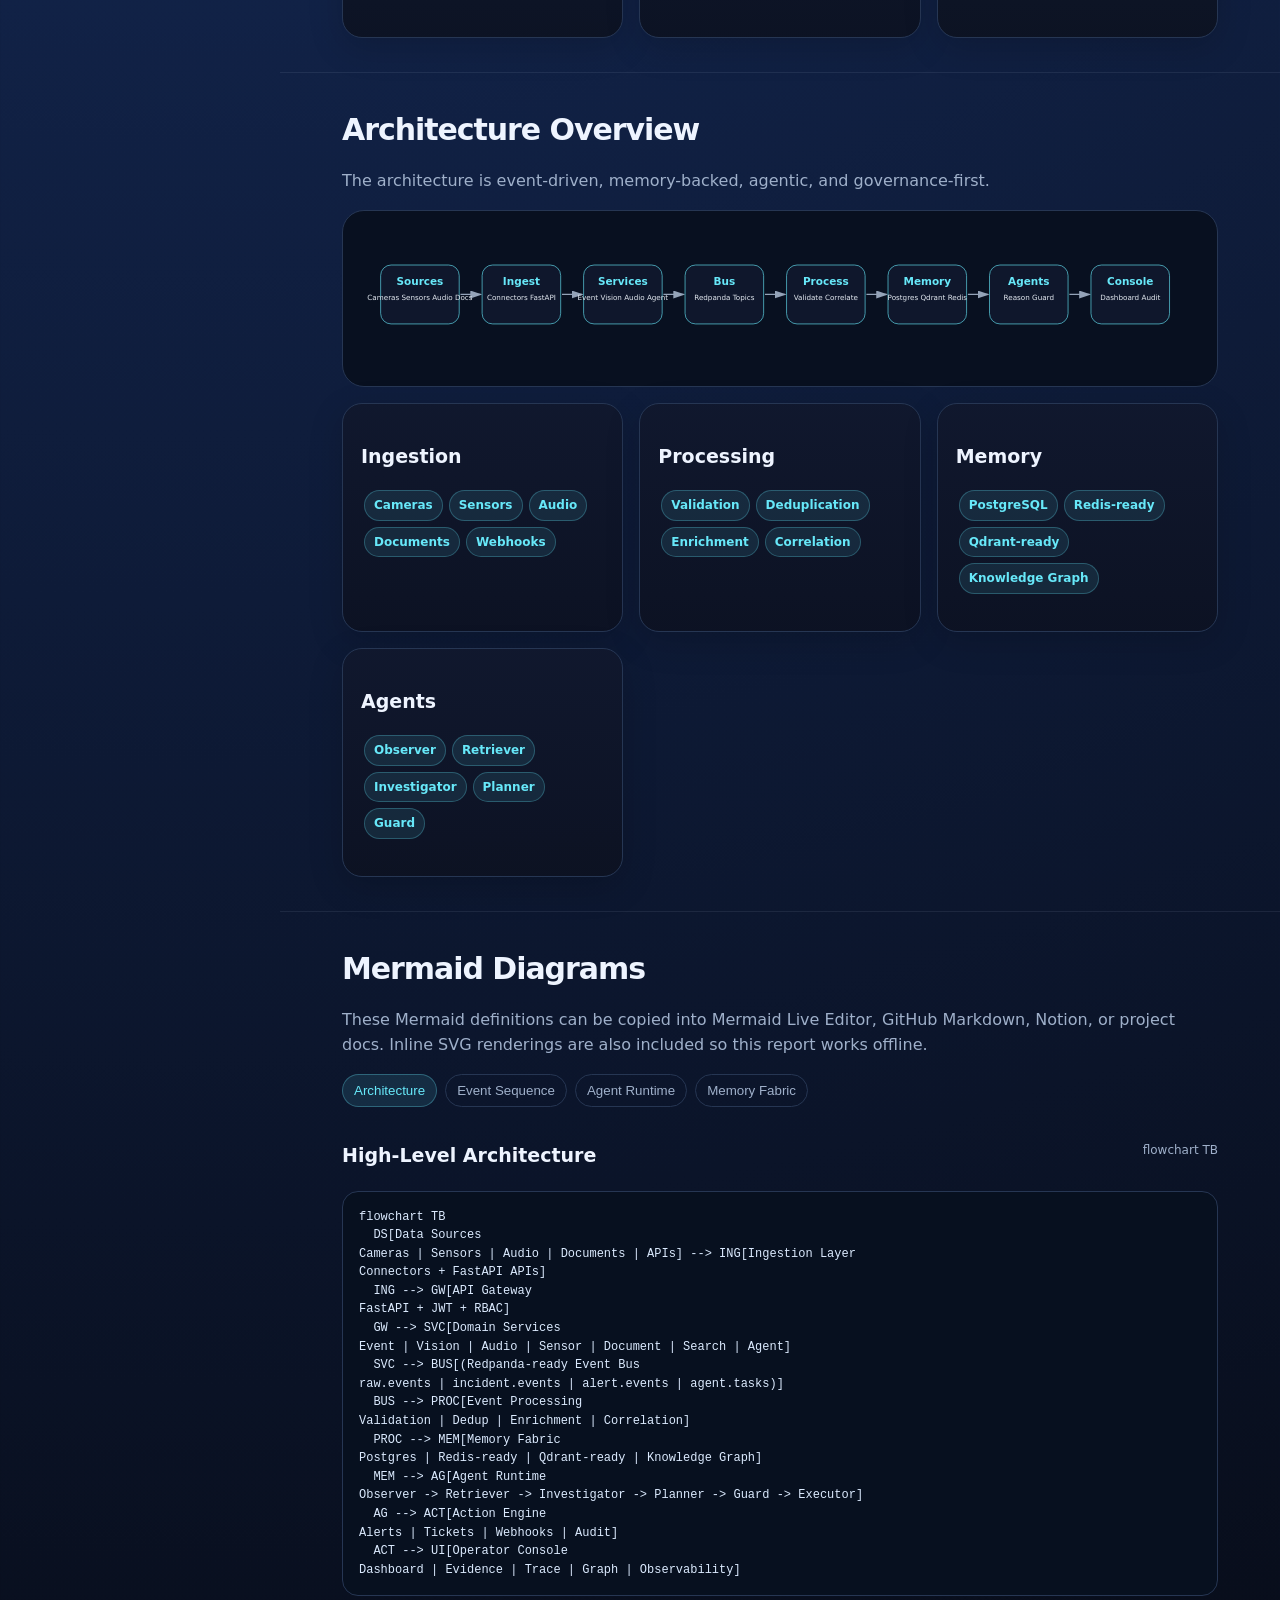
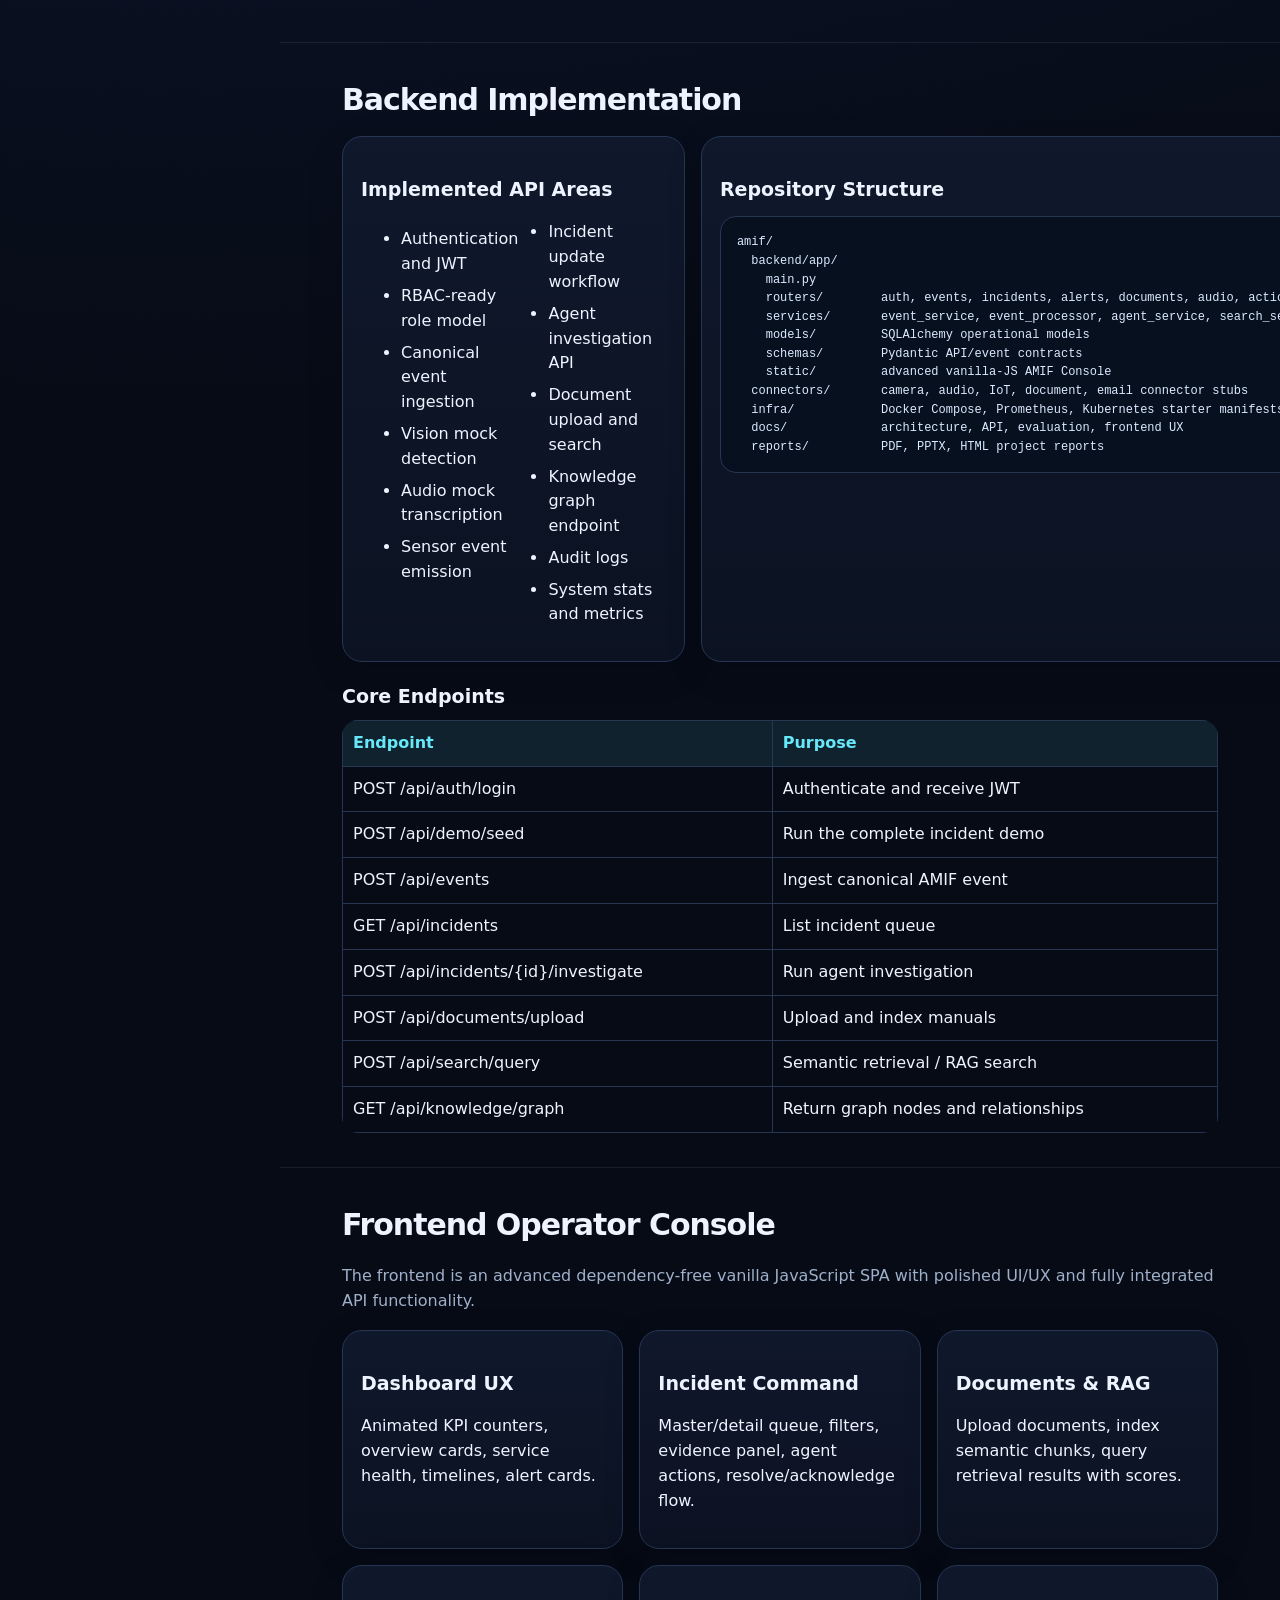
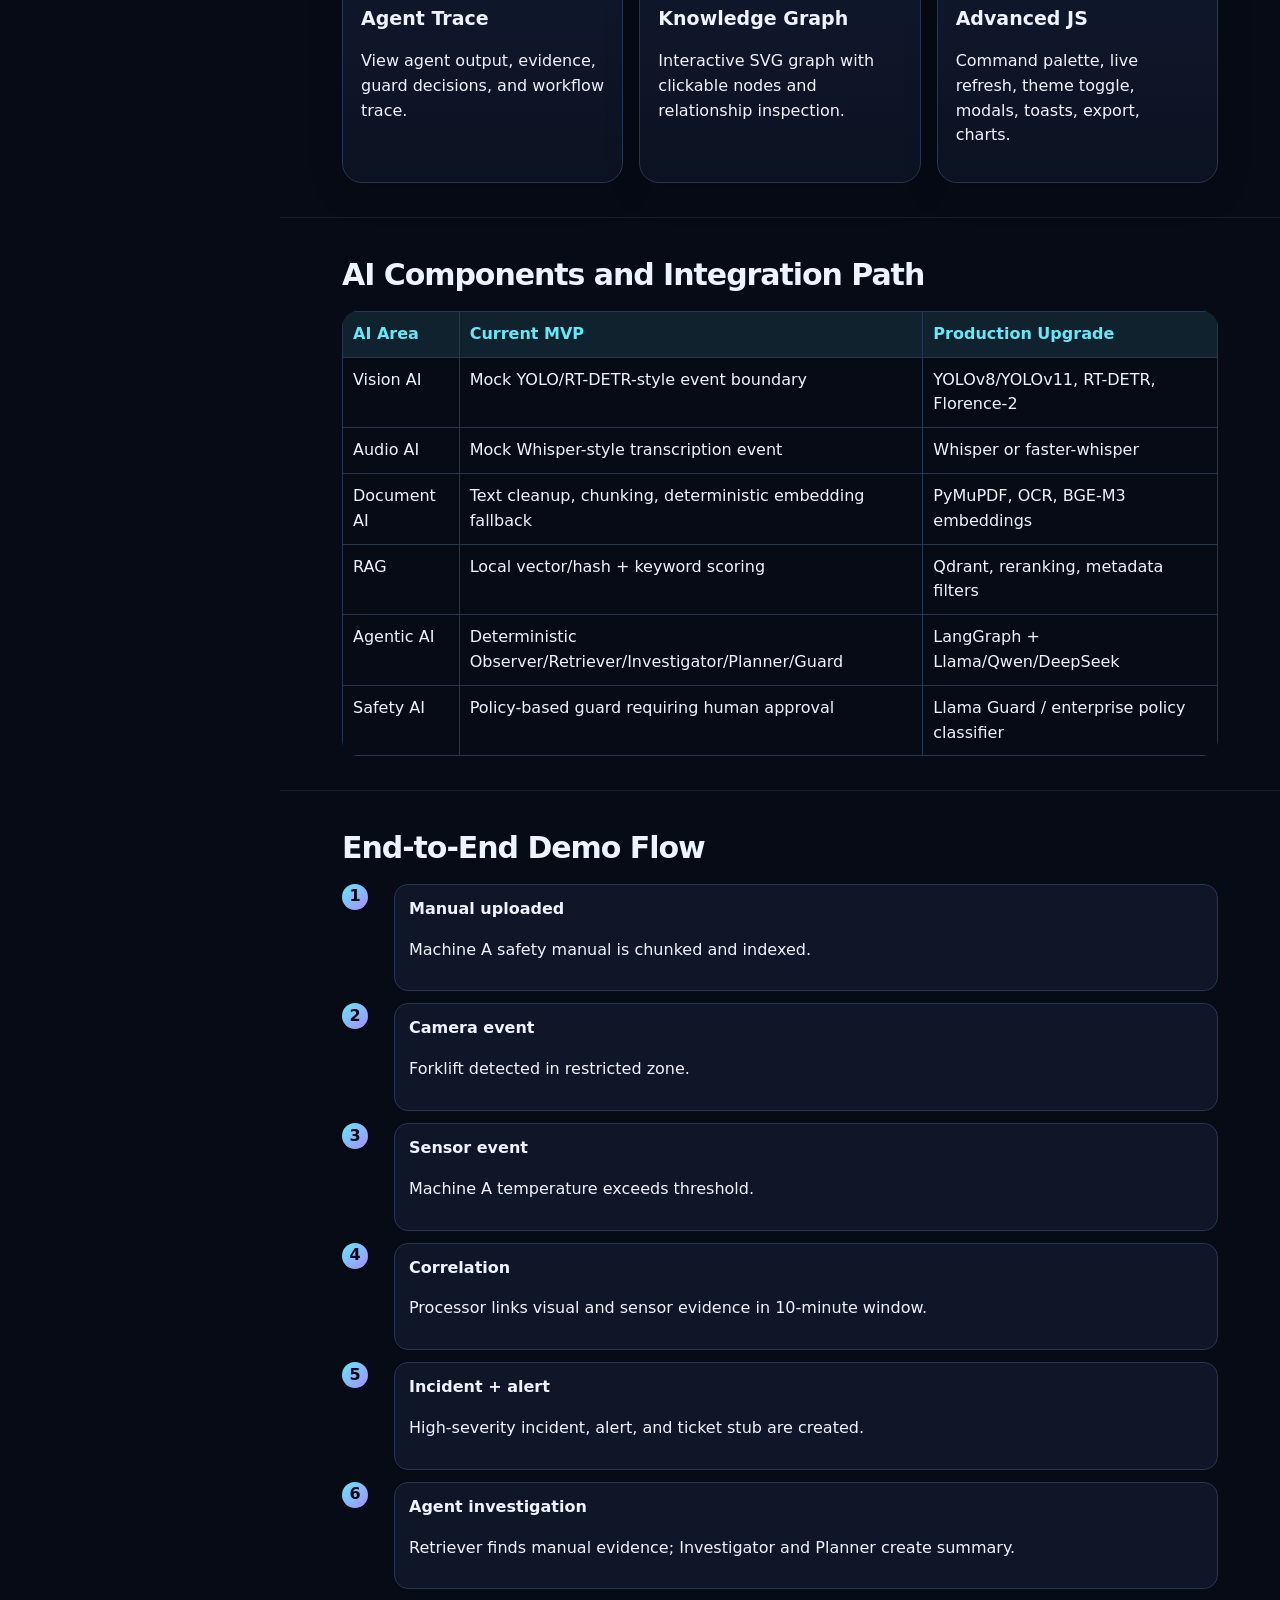
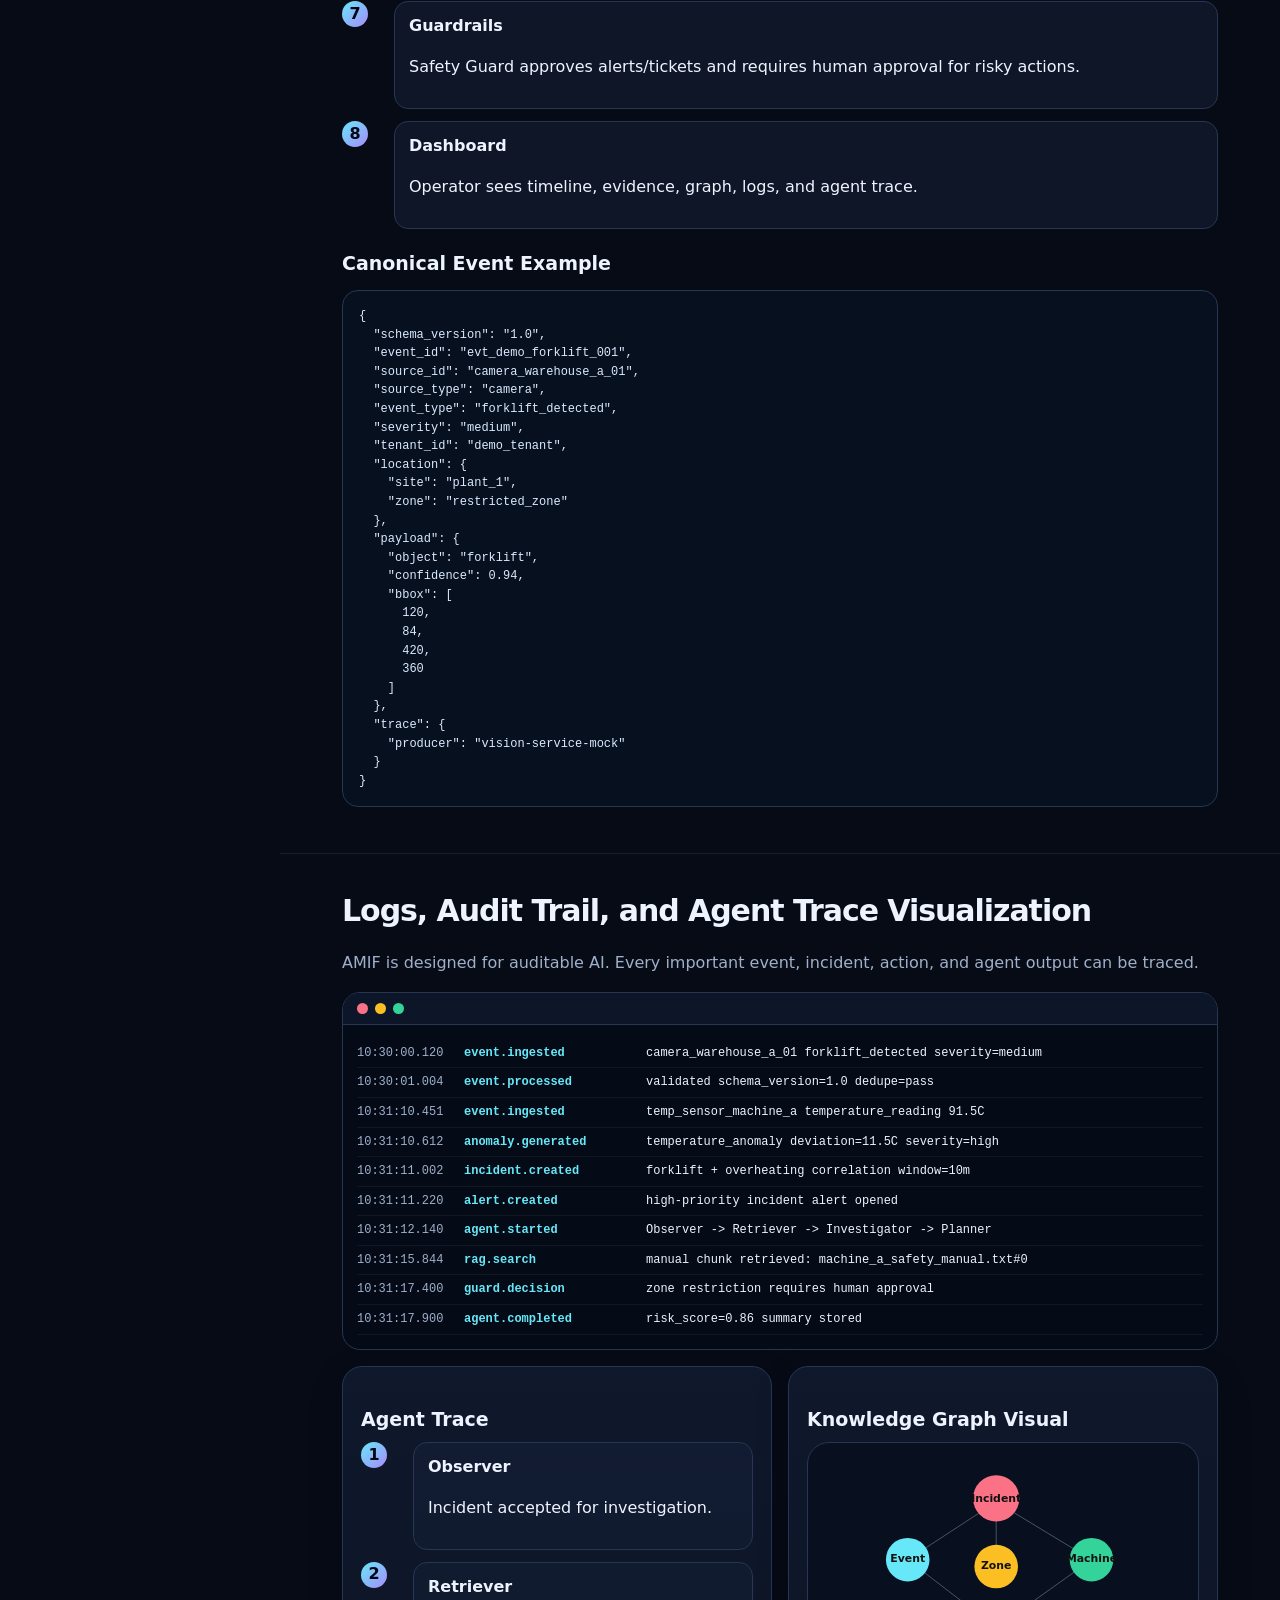
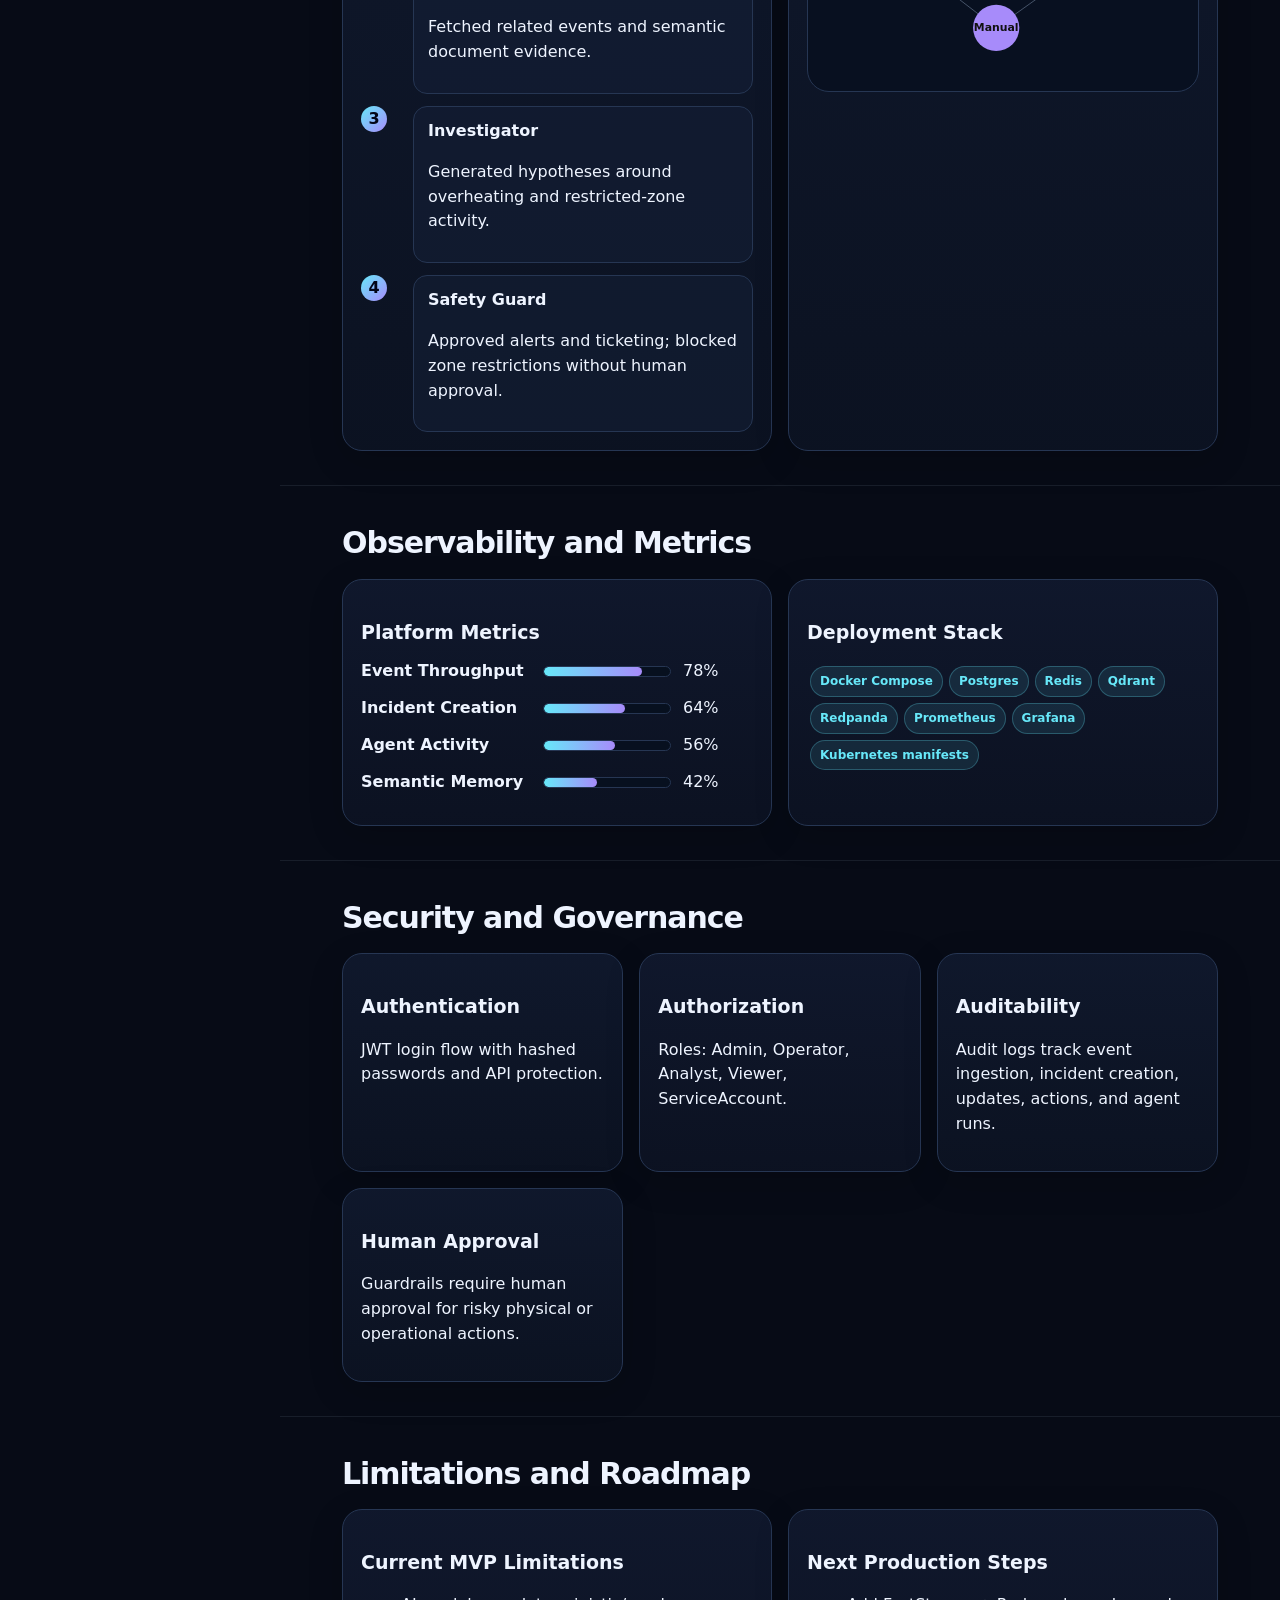
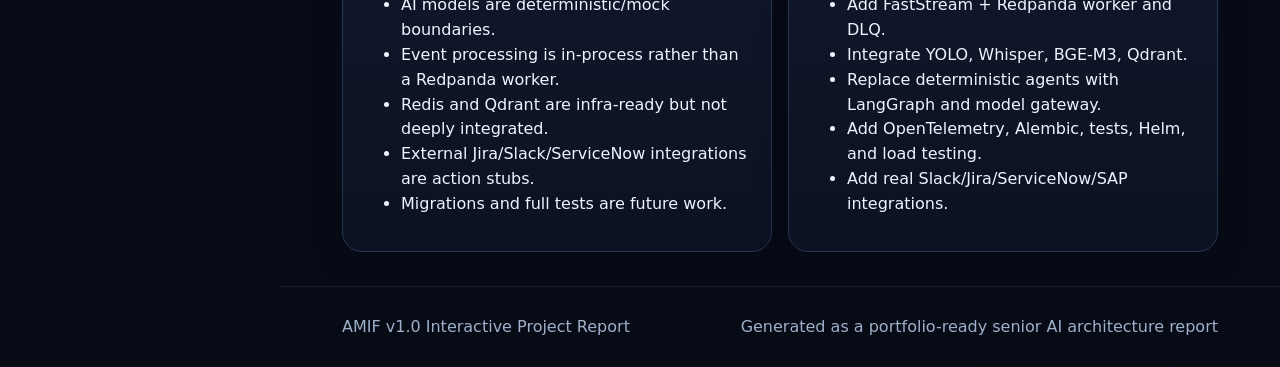
<file: reports/AMIF_Interactive_Project_Report.html>
<!doctype html>
<html lang="en">
<head>
<meta charset="utf-8" />
<meta name="viewport" content="width=device-width, initial-scale=1" />
<title>AMIF Complete Interactive Project Report</title>
<style>
:root{--bg:#070b16;--panel:#10182d;--panel2:#151f38;--text:#eef4ff;--muted:#9fb0ca;--line:#263653;--cyan:#67e8f9;--blue:#38bdf8;--violet:#a78bfa;--green:#34d399;--yellow:#fbbf24;--red:#fb7185;--white:#fff;--shadow:0 24px 90px rgba(0,0,0,.35)}
*{box-sizing:border-box}html{scroll-behavior:smooth}body{margin:0;background:radial-gradient(circle at 15% 0%,#19346d 0,#070b16 36%),radial-gradient(circle at 86% 8%,#46166b 0,transparent 28%),var(--bg);color:var(--text);font-family:Inter,ui-sans-serif,system-ui,-apple-system,Segoe UI,Roboto,Arial,sans-serif;line-height:1.55}body.light{--bg:#f6f9ff;--panel:#ffffff;--panel2:#eef5ff;--text:#0f172a;--muted:#64748b;--line:#d5e1f1;background:#f6f9ff}a{color:inherit}.progress{position:fixed;top:0;left:0;height:4px;background:linear-gradient(90deg,var(--cyan),var(--violet),var(--green));width:0;z-index:20}.shell{display:grid;grid-template-columns:280px 1fr;min-height:100vh}.side{position:sticky;top:0;height:100vh;padding:22px;background:rgba(7,11,22,.9);backdrop-filter:blur(18px);border-right:1px solid var(--line);overflow:auto}.brand{display:flex;gap:12px;align-items:center;margin-bottom:24px}.mark{width:44px;height:44px;border-radius:15px;background:linear-gradient(135deg,var(--cyan),var(--violet));display:grid;place-items:center;color:#020617;font-weight:900;font-size:22px}.brand h1{font-size:20px;margin:0}.brand p{margin:2px 0 0;color:var(--muted);font-size:12px}.nav{display:grid;gap:6px}.nav a{padding:10px 12px;border-radius:12px;text-decoration:none;color:var(--muted);border:1px solid transparent}.nav a:hover,.nav a.active{color:var(--text);background:rgba(103,232,249,.10);border-color:rgba(103,232,249,.22)}.side-card{margin-top:20px;padding:14px;border:1px solid var(--line);border-radius:16px;background:rgba(21,31,56,.62)}.side-card b{color:var(--cyan)}.main{min-width:0}.hero{padding:58px 62px 38px;border-bottom:1px solid var(--line);position:relative;overflow:hidden}.hero:after{content:"";position:absolute;right:-120px;top:-130px;width:430px;height:430px;border-radius:50%;background:radial-gradient(circle,var(--cyan),transparent 65%);opacity:.13}.hero-chip{display:inline-flex;padding:7px 12px;border-radius:999px;border:1px solid rgba(103,232,249,.3);background:rgba(103,232,249,.08);color:var(--cyan);font-weight:800;font-size:12px}.hero h1{font-size:52px;line-height:1;margin:18px 0 10px;letter-spacing:-.055em}.hero p{max-width:920px;color:var(--muted);font-size:18px}.hero-actions{display:flex;gap:10px;flex-wrap:wrap;margin-top:22px}.btn{border:1px solid var(--line);border-radius:12px;background:var(--panel2);color:var(--text);padding:10px 14px;text-decoration:none;font-weight:800;cursor:pointer}.btn.primary{background:linear-gradient(135deg,var(--cyan),var(--blue));color:#02111b;border:0}.btn:hover{transform:translateY(-1px)}section{padding:34px 62px;border-bottom:1px solid rgba(148,163,184,.12)}h2{font-size:30px;letter-spacing:-.035em;margin:0 0 12px}h3{font-size:19px;margin:20px 0 8px}.lead{color:var(--muted);max-width:960px}.grid{display:grid;gap:16px}.grid.cards{grid-template-columns:repeat(auto-fit,minmax(230px,1fr))}.grid.two{grid-template-columns:1fr 1fr}.grid.three{grid-template-columns:repeat(3,1fr)}.card{background:linear-gradient(180deg,rgba(16,24,45,.95),rgba(12,18,34,.95));border:1px solid var(--line);border-radius:20px;padding:18px;box-shadow:0 10px 35px rgba(0,0,0,.16)}body.light .card,body.light .side,body.light .diagram,body.light .log-panel,body.light .code{background:white}.stat{position:relative;overflow:hidden}.stat .num{font-size:36px;font-weight:950;letter-spacing:-.06em}.stat span{color:var(--muted);font-size:12px;text-transform:uppercase;letter-spacing:.1em;font-weight:900}.stat:after{content:"";position:absolute;right:-30px;top:-30px;width:110px;height:110px;border-radius:50%;background:var(--cyan);opacity:.08}.pill{display:inline-flex;padding:5px 9px;border-radius:999px;background:rgba(103,232,249,.10);border:1px solid rgba(103,232,249,.26);color:var(--cyan);font-weight:800;font-size:12px;margin:3px}.diagram{background:#081020;border:1px solid var(--line);border-radius:22px;padding:18px;overflow:auto}.diagram svg{width:100%;height:auto}.code{background:#07101f;color:#dbeafe;border:1px solid var(--line);border-radius:16px;padding:16px;overflow:auto;font-family:ui-monospace,SFMono-Regular,Menlo,Consolas,monospace;font-size:12px;white-space:pre}.mermaid-title{display:flex;justify-content:space-between;align-items:center;margin:10px 0}.mermaid-title span{color:var(--muted);font-size:12px}.timeline{display:grid;gap:12px}.step{display:grid;grid-template-columns:40px 1fr;gap:12px;align-items:start}.dot{width:26px;height:26px;border-radius:50%;background:linear-gradient(135deg,var(--cyan),var(--violet));display:grid;place-items:center;color:#020617;font-weight:900}.step-body{padding:12px 14px;border:1px solid var(--line);border-radius:14px;background:rgba(21,31,56,.55)}.log-panel{background:#050b16;border:1px solid var(--line);border-radius:18px;overflow:hidden}.log-head{display:flex;gap:7px;padding:10px 14px;border-bottom:1px solid var(--line);background:#0d1628}.led{width:11px;height:11px;border-radius:50%;background:var(--red)}.led:nth-child(2){background:var(--yellow)}.led:nth-child(3){background:var(--green)}.log-lines{font-family:ui-monospace,monospace;font-size:12px;padding:14px;max-height:360px;overflow:auto}.log-line{display:grid;grid-template-columns:95px 170px 1fr;gap:12px;padding:5px 0;border-bottom:1px solid rgba(148,163,184,.08)}.log-time{color:var(--muted)}.log-event{color:var(--cyan);font-weight:800}.metric{display:grid;grid-template-columns:170px 1fr 70px;gap:12px;align-items:center;margin:12px 0}.bar{height:11px;border-radius:999px;background:#07101f;border:1px solid var(--line);overflow:hidden}.bar i{display:block;height:100%;background:linear-gradient(90deg,var(--cyan),var(--violet));border-radius:999px}.table{width:100%;border-collapse:collapse;overflow:hidden;border-radius:16px}.table th,.table td{border:1px solid var(--line);padding:10px;text-align:left;vertical-align:top}.table th{background:rgba(103,232,249,.1);color:var(--cyan)}.feature-list{columns:2;column-gap:30px}.feature-list li{break-inside:avoid;margin:7px 0}.tabs{display:flex;gap:8px;flex-wrap:wrap;margin:14px 0}.tab{padding:8px 11px;border-radius:999px;border:1px solid var(--line);background:transparent;color:var(--muted);cursor:pointer}.tab.active{background:rgba(103,232,249,.11);color:var(--cyan);border-color:rgba(103,232,249,.3)}.tab-panel{display:none}.tab-panel.active{display:block}.fade{opacity:0;transform:translateY(12px);transition:.55s ease}.fade.show{opacity:1;transform:none}.footer{padding:28px 62px;color:var(--muted);display:flex;justify-content:space-between;gap:12px;flex-wrap:wrap}.node{cursor:pointer}.tooltip{position:fixed;pointer-events:none;background:#020617;color:#e2e8f0;border:1px solid var(--line);border-radius:10px;padding:8px 10px;font-size:12px;z-index:30;display:none}.print-note{display:none}@media(max-width:1000px){.shell{grid-template-columns:1fr}.side{position:static;height:auto}.grid.two,.grid.three{grid-template-columns:1fr}.hero,section,.footer{padding-left:22px;padding-right:22px}.hero h1{font-size:38px}.feature-list{columns:1}}@media print{.side,.hero-actions,.progress,.tabs .tab{display:none}.shell{display:block}body{background:white;color:#111}.card,.diagram,.log-panel,.code{box-shadow:none;break-inside:avoid}.print-note{display:block}}
</style>
</head>
<body>
<div class="progress" id="progress"></div><div class="tooltip" id="tooltip"></div>
<div class="shell">
<aside class="side">
  <div class="brand"><div class="mark">A</div><div><h1>AMIF Report</h1><p>Interactive project documentation</p></div></div>
  <nav class="nav" id="nav">
    <a href="#summary">Executive Summary</a><a href="#usecases">Use Cases</a><a href="#architecture">Architecture</a><a href="#diagrams">Mermaid Diagrams</a><a href="#backend">Backend</a><a href="#frontend">Frontend</a><a href="#ai">AI Components</a><a href="#flow">Demo Flow</a><a href="#logs">Logs & Trace</a><a href="#observability">Observability</a><a href="#security">Security</a><a href="#roadmap">Roadmap</a>
  </nav>
  <div class="side-card"><b>Core Loop</b><p>Detect → Normalize → Correlate → Retrieve → Reason → Guard → Alert → Explain</p></div>
  <div class="side-card"><b>Controls</b><p><button class="btn" id="themeBtn">Toggle Theme</button></p><p><button class="btn" onclick="window.print()">Print / Save PDF</button></p></div>
</aside>
<main class="main">
<header class="hero fade"><div class="hero-chip">Senior Full-Stack AI Architecture Project</div><h1>AMIF v1.0 Complete Project Report</h1><p>Autonomous Multi-Modal Intelligence Fabric is an end-to-end incident intelligence platform that fuses camera, sensor, audio, document, and API signals into evidence-backed investigations, safe action plans, dashboards, audit logs, and graph-based context.</p><div class="hero-actions"><a class="btn primary" href="AMIF_Complete_Project_Report.pdf">Open PDF</a><a class="btn" href="AMIF_Project_Presentation.pptx">Open PPTX</a><a class="btn" href="../architecture.html">Architecture Page</a><a class="btn" href="../docs">API Docs when app is running</a></div></header>

<section id="summary" class="fade"><h2>Executive Summary</h2><p class="lead">AMIF is a production-style MVP with professional architecture boundaries. It runs locally while preserving a clean path to real Redpanda workers, Qdrant semantic memory, Redis episodic memory, YOLO/Whisper inference, LangGraph agents, and enterprise integrations.</p><div class="grid cards">
  <div class="card stat"><span>Project Files</span><div class="num" data-count="66">0</div><p>Generated source, docs, infra, reports</p></div>
  <div class="card stat"><span>Approx Lines</span><div class="num" data-count="5908">0</div><p>Backend, frontend, docs, infra</p></div>
  <div class="card stat"><span>API Routers</span><div class="num" data-count="15">0</div><p>Auth, events, agents, graph, audit</p></div>
  <div class="card stat"><span>Services</span><div class="num" data-count="9">0</div><p>Event, processor, agent, search, action</p></div>
  <div class="card stat"><span>Connectors</span><div class="num" data-count="5">0</div><p>Camera, audio, IoT, docs, email</p></div>
</div></section>

<section id="usecases" class="fade"><h2>Real-World Use Cases</h2><div class="grid cards">
  <div class="card"><h3>Factory Safety</h3><p>Detect forklifts or people in restricted zones and correlate with sensor anomalies.</p></div>
  <div class="card"><h3>Predictive Maintenance</h3><p>Monitor overheating, vibration, and noise; retrieve manuals and recommend inspection steps.</p></div>
  <div class="card"><h3>Warehouse Operations</h3><p>Monitor unsafe vehicle movement, PPE gaps, and zone breaches with supervisor alerts.</p></div>
  <div class="card"><h3>Security Operations</h3><p>Correlate unauthorized access, camera evidence, and operator notes into reports.</p></div>
  <div class="card"><h3>Compliance Audit</h3><p>Trace every event, alert, action, agent run, and human acknowledgement.</p></div>
  <div class="card"><h3>Smart Facilities</h3><p>Combine HVAC sensors, cameras, alarms, access systems, and maintenance documents.</p></div>
</div></section>

<section id="architecture" class="fade"><h2>Architecture Overview</h2><p class="lead">The architecture is event-driven, memory-backed, agentic, and governance-first.</p><div class="diagram"><svg viewBox="0 0 1280 200"><defs><marker id="arr" markerWidth="10" markerHeight="10" refX="8" refY="3" orient="auto"><path d="M0,0 L0,6 L9,3 z" fill="#94a3b8"/></marker></defs><path d="M152 100 L183 100" stroke="#94a3b8" stroke-width="2" marker-end="url(#arr)"/><path d="M307 100 L338 100" stroke="#94a3b8" stroke-width="2" marker-end="url(#arr)"/><path d="M462 100 L493 100" stroke="#94a3b8" stroke-width="2" marker-end="url(#arr)"/><path d="M617 100 L648 100" stroke="#94a3b8" stroke-width="2" marker-end="url(#arr)"/><path d="M772 100 L803 100" stroke="#94a3b8" stroke-width="2" marker-end="url(#arr)"/><path d="M927 100 L958 100" stroke="#94a3b8" stroke-width="2" marker-end="url(#arr)"/><path d="M1082 100 L1113 100" stroke="#94a3b8" stroke-width="2" marker-end="url(#arr)"/><g data-tip="Sources"><rect x="30" y="55" width="120" height="90" rx="16" fill="#10182d" stroke="#67e8f9" opacity=".96"/><text x="90" y="85" fill="#67e8f9" text-anchor="middle" font-weight="800">Sources</text><text x="90" y="108" fill="#e2e8f0" text-anchor="middle" font-size="11">Cameras
Sensors
Audio
Docs</text></g><g data-tip="Ingest"><rect x="185" y="55" width="120" height="90" rx="16" fill="#10182d" stroke="#67e8f9" opacity=".96"/><text x="245" y="85" fill="#67e8f9" text-anchor="middle" font-weight="800">Ingest</text><text x="245" y="108" fill="#e2e8f0" text-anchor="middle" font-size="11">Connectors
FastAPI</text></g><g data-tip="Services"><rect x="340" y="55" width="120" height="90" rx="16" fill="#10182d" stroke="#67e8f9" opacity=".96"/><text x="400" y="85" fill="#67e8f9" text-anchor="middle" font-weight="800">Services</text><text x="400" y="108" fill="#e2e8f0" text-anchor="middle" font-size="11">Event
Vision
Audio
Agent</text></g><g data-tip="Bus"><rect x="495" y="55" width="120" height="90" rx="16" fill="#10182d" stroke="#67e8f9" opacity=".96"/><text x="555" y="85" fill="#67e8f9" text-anchor="middle" font-weight="800">Bus</text><text x="555" y="108" fill="#e2e8f0" text-anchor="middle" font-size="11">Redpanda
Topics</text></g><g data-tip="Process"><rect x="650" y="55" width="120" height="90" rx="16" fill="#10182d" stroke="#67e8f9" opacity=".96"/><text x="710" y="85" fill="#67e8f9" text-anchor="middle" font-weight="800">Process</text><text x="710" y="108" fill="#e2e8f0" text-anchor="middle" font-size="11">Validate
Correlate</text></g><g data-tip="Memory"><rect x="805" y="55" width="120" height="90" rx="16" fill="#10182d" stroke="#67e8f9" opacity=".96"/><text x="865" y="85" fill="#67e8f9" text-anchor="middle" font-weight="800">Memory</text><text x="865" y="108" fill="#e2e8f0" text-anchor="middle" font-size="11">Postgres
Qdrant
Redis</text></g><g data-tip="Agents"><rect x="960" y="55" width="120" height="90" rx="16" fill="#10182d" stroke="#67e8f9" opacity=".96"/><text x="1020" y="85" fill="#67e8f9" text-anchor="middle" font-weight="800">Agents</text><text x="1020" y="108" fill="#e2e8f0" text-anchor="middle" font-size="11">Reason
Guard</text></g><g data-tip="Console"><rect x="1115" y="55" width="120" height="90" rx="16" fill="#10182d" stroke="#67e8f9" opacity=".96"/><text x="1175" y="85" fill="#67e8f9" text-anchor="middle" font-weight="800">Console</text><text x="1175" y="108" fill="#e2e8f0" text-anchor="middle" font-size="11">Dashboard
Audit</text></g></svg></div><div class="grid cards" style="margin-top:16px"><div class="card"><h3>Ingestion</h3><p><span class="pill">Cameras</span><span class="pill">Sensors</span><span class="pill">Audio</span><span class="pill">Documents</span><span class="pill">Webhooks</span></p></div><div class="card"><h3>Processing</h3><p><span class="pill">Validation</span><span class="pill">Deduplication</span><span class="pill">Enrichment</span><span class="pill">Correlation</span></p></div><div class="card"><h3>Memory</h3><p><span class="pill">PostgreSQL</span><span class="pill">Redis-ready</span><span class="pill">Qdrant-ready</span><span class="pill">Knowledge Graph</span></p></div><div class="card"><h3>Agents</h3><p><span class="pill">Observer</span><span class="pill">Retriever</span><span class="pill">Investigator</span><span class="pill">Planner</span><span class="pill">Guard</span></p></div></div></section>

<section id="diagrams" class="fade"><h2>Mermaid Diagrams</h2><p class="lead">These Mermaid definitions can be copied into Mermaid Live Editor, GitHub Markdown, Notion, or project docs. Inline SVG renderings are also included so this report works offline.</p><div class="tabs"><button class="tab active" data-tab="m1">Architecture</button><button class="tab" data-tab="m2">Event Sequence</button><button class="tab" data-tab="m3">Agent Runtime</button><button class="tab" data-tab="m4">Memory Fabric</button></div>
  <div class="tab-panel active" id="m1"><div class="mermaid-title"><h3>High-Level Architecture</h3><span>flowchart TB</span></div><pre class="code">flowchart TB
  DS[Data Sources
Cameras | Sensors | Audio | Documents | APIs] --&gt; ING[Ingestion Layer
Connectors + FastAPI APIs]
  ING --&gt; GW[API Gateway
FastAPI + JWT + RBAC]
  GW --&gt; SVC[Domain Services
Event | Vision | Audio | Sensor | Document | Search | Agent]
  SVC --&gt; BUS[(Redpanda-ready Event Bus
raw.events | incident.events | alert.events | agent.tasks)]
  BUS --&gt; PROC[Event Processing
Validation | Dedup | Enrichment | Correlation]
  PROC --&gt; MEM[Memory Fabric
Postgres | Redis-ready | Qdrant-ready | Knowledge Graph]
  MEM --&gt; AG[Agent Runtime
Observer -&gt; Retriever -&gt; Investigator -&gt; Planner -&gt; Guard -&gt; Executor]
  AG --&gt; ACT[Action Engine
Alerts | Tickets | Webhooks | Audit]
  ACT --&gt; UI[Operator Console
Dashboard | Evidence | Trace | Graph | Observability]</pre></div>
  <div class="tab-panel" id="m2"><div class="mermaid-title"><h3>Incident Demo Sequence</h3><span>sequenceDiagram</span></div><pre class="code">sequenceDiagram
  participant U as Operator
  participant API as FastAPI Gateway
  participant E as Event Service
  participant P as Event Processor
  participant M as Memory Fabric
  participant A as Agent Runtime
  participant UI as Console
  U-&gt;&gt;API: Seed Demo / Emit Events
  API-&gt;&gt;E: Canonical AMIFEvent
  E-&gt;&gt;P: Process event
  P-&gt;&gt;P: derive temperature_anomaly
  P-&gt;&gt;P: correlate forklift + overheating
  P-&gt;&gt;M: persist incident, alert, audit
  P-&gt;&gt;A: trigger investigation
  A-&gt;&gt;M: retrieve events + documents
  A-&gt;&gt;A: investigate, plan, guard
  A-&gt;&gt;M: store agent run
  UI-&gt;&gt;API: fetch incidents, alerts, graph
  API--&gt;&gt;UI: evidence-backed response</pre></div>
  <div class="tab-panel" id="m3"><div class="mermaid-title"><h3>Agent Runtime State Machine</h3><span>stateDiagram-v2</span></div><pre class="code">stateDiagram-v2
  [*] --&gt; Observer
  Observer --&gt; Retriever: incident accepted
  Retriever --&gt; Investigator: evidence + context
  Investigator --&gt; Planner: hypotheses
  Planner --&gt; SafetyGuard: action plan
  SafetyGuard --&gt; Executor: approved actions
  SafetyGuard --&gt; HumanApproval: risky actions
  Executor --&gt; [*]
  HumanApproval --&gt; [*]</pre></div>
  <div class="tab-panel" id="m4"><div class="mermaid-title"><h3>Memory Fabric</h3><span>flowchart LR</span></div><pre class="code">flowchart LR
  Incident[Incident Context] --&gt; PG[(PostgreSQL
Historical Memory)]
  Incident --&gt; Redis[(Redis-ready
Episodic Memory)]
  Incident --&gt; Qdrant[(Qdrant-ready
Semantic Memory)]
  Incident --&gt; Graph[(Knowledge Graph
Relationships)]
  PG --&gt; Builder[Context Builder]
  Redis --&gt; Builder
  Qdrant --&gt; Builder
  Graph --&gt; Builder
  Builder --&gt; Agent[Agent Runtime]</pre></div>
</section>

<section id="backend" class="fade"><h2>Backend Implementation</h2><div class="grid two"><div class="card"><h3>Implemented API Areas</h3><ul class="feature-list"><li>Authentication and JWT</li><li>RBAC-ready role model</li><li>Canonical event ingestion</li><li>Vision mock detection</li><li>Audio mock transcription</li><li>Sensor event emission</li><li>Incident update workflow</li><li>Agent investigation API</li><li>Document upload and search</li><li>Knowledge graph endpoint</li><li>Audit logs</li><li>System stats and metrics</li></ul></div><div class="card"><h3>Repository Structure</h3><pre class="code">amif/
  backend/app/
    main.py
    routers/        auth, events, incidents, alerts, documents, audio, actions, audit, users, knowledge, system
    services/       event_service, event_processor, agent_service, search_service, document_service, action_service
    models/         SQLAlchemy operational models
    schemas/        Pydantic API/event contracts
    static/         advanced vanilla-JS AMIF Console
  connectors/       camera, audio, IoT, document, email connector stubs
  infra/            Docker Compose, Prometheus, Kubernetes starter manifests
  docs/             architecture, API, evaluation, frontend UX
  reports/          PDF, PPTX, HTML project reports</pre></div></div><h3>Core Endpoints</h3><table class="table"><thead><tr><th>Endpoint</th><th>Purpose</th></tr></thead><tbody><tr><td>POST /api/auth/login</td><td>Authenticate and receive JWT</td></tr><tr><td>POST /api/demo/seed</td><td>Run the complete incident demo</td></tr><tr><td>POST /api/events</td><td>Ingest canonical AMIF event</td></tr><tr><td>GET /api/incidents</td><td>List incident queue</td></tr><tr><td>POST /api/incidents/{id}/investigate</td><td>Run agent investigation</td></tr><tr><td>POST /api/documents/upload</td><td>Upload and index manuals</td></tr><tr><td>POST /api/search/query</td><td>Semantic retrieval / RAG search</td></tr><tr><td>GET /api/knowledge/graph</td><td>Return graph nodes and relationships</td></tr></tbody></table></section>

<section id="frontend" class="fade"><h2>Frontend Operator Console</h2><p class="lead">The frontend is an advanced dependency-free vanilla JavaScript SPA with polished UI/UX and fully integrated API functionality.</p><div class="grid cards"><div class="card"><h3>Dashboard UX</h3><p>Animated KPI counters, overview cards, service health, timelines, alert cards.</p></div><div class="card"><h3>Incident Command</h3><p>Master/detail queue, filters, evidence panel, agent actions, resolve/acknowledge flow.</p></div><div class="card"><h3>Documents & RAG</h3><p>Upload documents, index semantic chunks, query retrieval results with scores.</p></div><div class="card"><h3>Agent Trace</h3><p>View agent output, evidence, guard decisions, and workflow trace.</p></div><div class="card"><h3>Knowledge Graph</h3><p>Interactive SVG graph with clickable nodes and relationship inspection.</p></div><div class="card"><h3>Advanced JS</h3><p>Command palette, live refresh, theme toggle, modals, toasts, export, charts.</p></div></div></section>

<section id="ai" class="fade"><h2>AI Components and Integration Path</h2><table class="table"><thead><tr><th>AI Area</th><th>Current MVP</th><th>Production Upgrade</th></tr></thead><tbody><tr><td>Vision AI</td><td>Mock YOLO/RT-DETR-style event boundary</td><td>YOLOv8/YOLOv11, RT-DETR, Florence-2</td></tr><tr><td>Audio AI</td><td>Mock Whisper-style transcription event</td><td>Whisper or faster-whisper</td></tr><tr><td>Document AI</td><td>Text cleanup, chunking, deterministic embedding fallback</td><td>PyMuPDF, OCR, BGE-M3 embeddings</td></tr><tr><td>RAG</td><td>Local vector/hash + keyword scoring</td><td>Qdrant, reranking, metadata filters</td></tr><tr><td>Agentic AI</td><td>Deterministic Observer/Retriever/Investigator/Planner/Guard</td><td>LangGraph + Llama/Qwen/DeepSeek</td></tr><tr><td>Safety AI</td><td>Policy-based guard requiring human approval</td><td>Llama Guard / enterprise policy classifier</td></tr></tbody></table></section>

<section id="flow" class="fade"><h2>End-to-End Demo Flow</h2><div class="timeline"><div class="step"><div class="dot">1</div><div class="step-body"><b>Manual uploaded</b><p>Machine A safety manual is chunked and indexed.</p></div></div><div class="step"><div class="dot">2</div><div class="step-body"><b>Camera event</b><p>Forklift detected in restricted zone.</p></div></div><div class="step"><div class="dot">3</div><div class="step-body"><b>Sensor event</b><p>Machine A temperature exceeds threshold.</p></div></div><div class="step"><div class="dot">4</div><div class="step-body"><b>Correlation</b><p>Processor links visual and sensor evidence in 10-minute window.</p></div></div><div class="step"><div class="dot">5</div><div class="step-body"><b>Incident + alert</b><p>High-severity incident, alert, and ticket stub are created.</p></div></div><div class="step"><div class="dot">6</div><div class="step-body"><b>Agent investigation</b><p>Retriever finds manual evidence; Investigator and Planner create summary.</p></div></div><div class="step"><div class="dot">7</div><div class="step-body"><b>Guardrails</b><p>Safety Guard approves alerts/tickets and requires human approval for risky actions.</p></div></div><div class="step"><div class="dot">8</div><div class="step-body"><b>Dashboard</b><p>Operator sees timeline, evidence, graph, logs, and agent trace.</p></div></div></div><h3>Canonical Event Example</h3><pre class="code">{
  &quot;schema_version&quot;: &quot;1.0&quot;,
  &quot;event_id&quot;: &quot;evt_demo_forklift_001&quot;,
  &quot;source_id&quot;: &quot;camera_warehouse_a_01&quot;,
  &quot;source_type&quot;: &quot;camera&quot;,
  &quot;event_type&quot;: &quot;forklift_detected&quot;,
  &quot;severity&quot;: &quot;medium&quot;,
  &quot;tenant_id&quot;: &quot;demo_tenant&quot;,
  &quot;location&quot;: {
    &quot;site&quot;: &quot;plant_1&quot;,
    &quot;zone&quot;: &quot;restricted_zone&quot;
  },
  &quot;payload&quot;: {
    &quot;object&quot;: &quot;forklift&quot;,
    &quot;confidence&quot;: 0.94,
    &quot;bbox&quot;: [
      120,
      84,
      420,
      360
    ]
  },
  &quot;trace&quot;: {
    &quot;producer&quot;: &quot;vision-service-mock&quot;
  }
}</pre></section>

<section id="logs" class="fade"><h2>Logs, Audit Trail, and Agent Trace Visualization</h2><p class="lead">AMIF is designed for auditable AI. Every important event, incident, action, and agent output can be traced.</p><div class="log-panel"><div class="log-head"><span class="led"></span><span class="led"></span><span class="led"></span></div><div class="log-lines"><div class="log-line"><span class="log-time">10:30:00.120</span><span class="log-event">event.ingested</span><span>camera_warehouse_a_01 forklift_detected severity=medium</span></div><div class="log-line"><span class="log-time">10:30:01.004</span><span class="log-event">event.processed</span><span>validated schema_version=1.0 dedupe=pass</span></div><div class="log-line"><span class="log-time">10:31:10.451</span><span class="log-event">event.ingested</span><span>temp_sensor_machine_a temperature_reading 91.5C</span></div><div class="log-line"><span class="log-time">10:31:10.612</span><span class="log-event">anomaly.generated</span><span>temperature_anomaly deviation=11.5C severity=high</span></div><div class="log-line"><span class="log-time">10:31:11.002</span><span class="log-event">incident.created</span><span>forklift + overheating correlation window=10m</span></div><div class="log-line"><span class="log-time">10:31:11.220</span><span class="log-event">alert.created</span><span>high-priority incident alert opened</span></div><div class="log-line"><span class="log-time">10:31:12.140</span><span class="log-event">agent.started</span><span>Observer -&gt; Retriever -&gt; Investigator -&gt; Planner</span></div><div class="log-line"><span class="log-time">10:31:15.844</span><span class="log-event">rag.search</span><span>manual chunk retrieved: machine_a_safety_manual.txt#0</span></div><div class="log-line"><span class="log-time">10:31:17.400</span><span class="log-event">guard.decision</span><span>zone restriction requires human approval</span></div><div class="log-line"><span class="log-time">10:31:17.900</span><span class="log-event">agent.completed</span><span>risk_score=0.86 summary stored</span></div></div></div><div class="grid two" style="margin-top:16px"><div class="card"><h3>Agent Trace</h3><div class="timeline"><div class="step"><div class="dot">1</div><div class="step-body"><b>Observer</b><p>Incident accepted for investigation.</p></div></div><div class="step"><div class="dot">2</div><div class="step-body"><b>Retriever</b><p>Fetched related events and semantic document evidence.</p></div></div><div class="step"><div class="dot">3</div><div class="step-body"><b>Investigator</b><p>Generated hypotheses around overheating and restricted-zone activity.</p></div></div><div class="step"><div class="dot">4</div><div class="step-body"><b>Safety Guard</b><p>Approved alerts and ticketing; blocked zone restrictions without human approval.</p></div></div></div></div><div class="card"><h3>Knowledge Graph Visual</h3><div class="diagram"><svg viewBox="0 0 520 300"><defs><marker id="ga" markerWidth="10" markerHeight="10" refX="8" refY="3" orient="auto"><path d="M0,0 L0,6 L9,3 z" fill="#64748b"/></marker></defs>
    <line x1="250" y1="60" x2="120" y2="145" stroke="#64748b" marker-end="url(#ga)"/><line x1="250" y1="60" x2="250" y2="155" stroke="#64748b" marker-end="url(#ga)"/><line x1="250" y1="60" x2="390" y2="145" stroke="#64748b" marker-end="url(#ga)"/><line x1="120" y1="145" x2="250" y2="245" stroke="#64748b" marker-end="url(#ga)"/><line x1="390" y1="145" x2="250" y2="245" stroke="#64748b" marker-end="url(#ga)"/>
    <g class="node" data-tip="High severity incident"><circle cx="250" cy="55" r="34" fill="#fb7185"/><text x="250" y="60" text-anchor="middle" fill="#111" font-weight="800">Incident</text></g>
    <g class="node" data-tip="Forklift camera event"><circle cx="120" cy="145" r="32" fill="#67e8f9"/><text x="120" y="149" text-anchor="middle" fill="#111" font-weight="800">Event</text></g>
    <g class="node" data-tip="Restricted zone"><circle cx="250" cy="155" r="32" fill="#fbbf24"/><text x="250" y="159" text-anchor="middle" fill="#111" font-weight="800">Zone</text></g>
    <g class="node" data-tip="Machine A"><circle cx="390" cy="145" r="32" fill="#34d399"/><text x="390" y="149" text-anchor="middle" fill="#111" font-weight="800">Machine</text></g>
    <g class="node" data-tip="Safety manual document"><circle cx="250" cy="245" r="34" fill="#a78bfa"/><text x="250" y="250" text-anchor="middle" fill="#111" font-weight="800">Manual</text></g></svg></div></div></div></section>

<section id="observability" class="fade"><h2>Observability and Metrics</h2><div class="grid two"><div class="card"><h3>Platform Metrics</h3><div class="metric"><b>Event Throughput</b><div class="bar"><i style="width:78%"></i></div><span>78%</span></div><div class="metric"><b>Incident Creation</b><div class="bar"><i style="width:64%"></i></div><span>64%</span></div><div class="metric"><b>Agent Activity</b><div class="bar"><i style="width:56%"></i></div><span>56%</span></div><div class="metric"><b>Semantic Memory</b><div class="bar"><i style="width:42%"></i></div><span>42%</span></div></div><div class="card"><h3>Deployment Stack</h3><p><span class="pill">Docker Compose</span><span class="pill">Postgres</span><span class="pill">Redis</span><span class="pill">Qdrant</span><span class="pill">Redpanda</span><span class="pill">Prometheus</span><span class="pill">Grafana</span><span class="pill">Kubernetes manifests</span></p></div></div></section>

<section id="security" class="fade"><h2>Security and Governance</h2><div class="grid cards"><div class="card"><h3>Authentication</h3><p>JWT login flow with hashed passwords and API protection.</p></div><div class="card"><h3>Authorization</h3><p>Roles: Admin, Operator, Analyst, Viewer, ServiceAccount.</p></div><div class="card"><h3>Auditability</h3><p>Audit logs track event ingestion, incident creation, updates, actions, and agent runs.</p></div><div class="card"><h3>Human Approval</h3><p>Guardrails require human approval for risky physical or operational actions.</p></div></div></section>

<section id="roadmap" class="fade"><h2>Limitations and Roadmap</h2><div class="grid two"><div class="card"><h3>Current MVP Limitations</h3><ul><li>AI models are deterministic/mock boundaries.</li><li>Event processing is in-process rather than a Redpanda worker.</li><li>Redis and Qdrant are infra-ready but not deeply integrated.</li><li>External Jira/Slack/ServiceNow integrations are action stubs.</li><li>Migrations and full tests are future work.</li></ul></div><div class="card"><h3>Next Production Steps</h3><ul><li>Add FastStream + Redpanda worker and DLQ.</li><li>Integrate YOLO, Whisper, BGE-M3, Qdrant.</li><li>Replace deterministic agents with LangGraph and model gateway.</li><li>Add OpenTelemetry, Alembic, tests, Helm, and load testing.</li><li>Add real Slack/Jira/ServiceNow/SAP integrations.</li></ul></div></div></section>

<footer class="footer"><span>AMIF v1.0 Interactive Project Report</span><span>Generated as a portfolio-ready senior AI architecture report</span></footer>
</main></div>
<script>
const $=(s,r=document)=>r.querySelector(s),$$=(s,r=document)=>Array.from(r.querySelectorAll(s));
const progress=$('#progress');function onScroll(){const h=document.documentElement.scrollHeight-innerHeight;progress.style.width=((scrollY/(h||1))*100)+'%';let current='';$$('section').forEach(s=>{if(scrollY>=s.offsetTop-140)current=s.id});$$('.nav a').forEach(a=>a.classList.toggle('active',a.getAttribute('href')==='#'+current))}addEventListener('scroll',onScroll);onScroll();
const io=new IntersectionObserver(entries=>entries.forEach(e=>{if(e.isIntersecting)e.target.classList.add('show')}),{threshold:.12});$$('.fade').forEach(e=>io.observe(e));
function countUp(){ $$('.num[data-count]').forEach(el=>{const target=Number(el.dataset.count||0);let start=0,t0=performance.now();function step(t){let p=Math.min(1,(t-t0)/900),v=Math.round(start+(target-start)*(1-Math.pow(1-p,3)));el.textContent=v.toLocaleString();if(p<1)requestAnimationFrame(step)}requestAnimationFrame(step)})}setTimeout(countUp,300);
$('#themeBtn').onclick=()=>document.body.classList.toggle('light');
$$('.tab').forEach(btn=>btn.onclick=()=>{$$('.tab').forEach(b=>b.classList.remove('active'));$$('.tab-panel').forEach(p=>p.classList.remove('active'));btn.classList.add('active');$('#'+btn.dataset.tab).classList.add('active')});
const tip=$('#tooltip');document.body.addEventListener('mousemove',e=>{const n=e.target.closest('[data-tip]');if(!n){tip.style.display='none';return}tip.style.display='block';tip.style.left=e.clientX+14+'px';tip.style.top=e.clientY+14+'px';tip.textContent=n.dataset.tip});
</script>
</body></html>
</file>
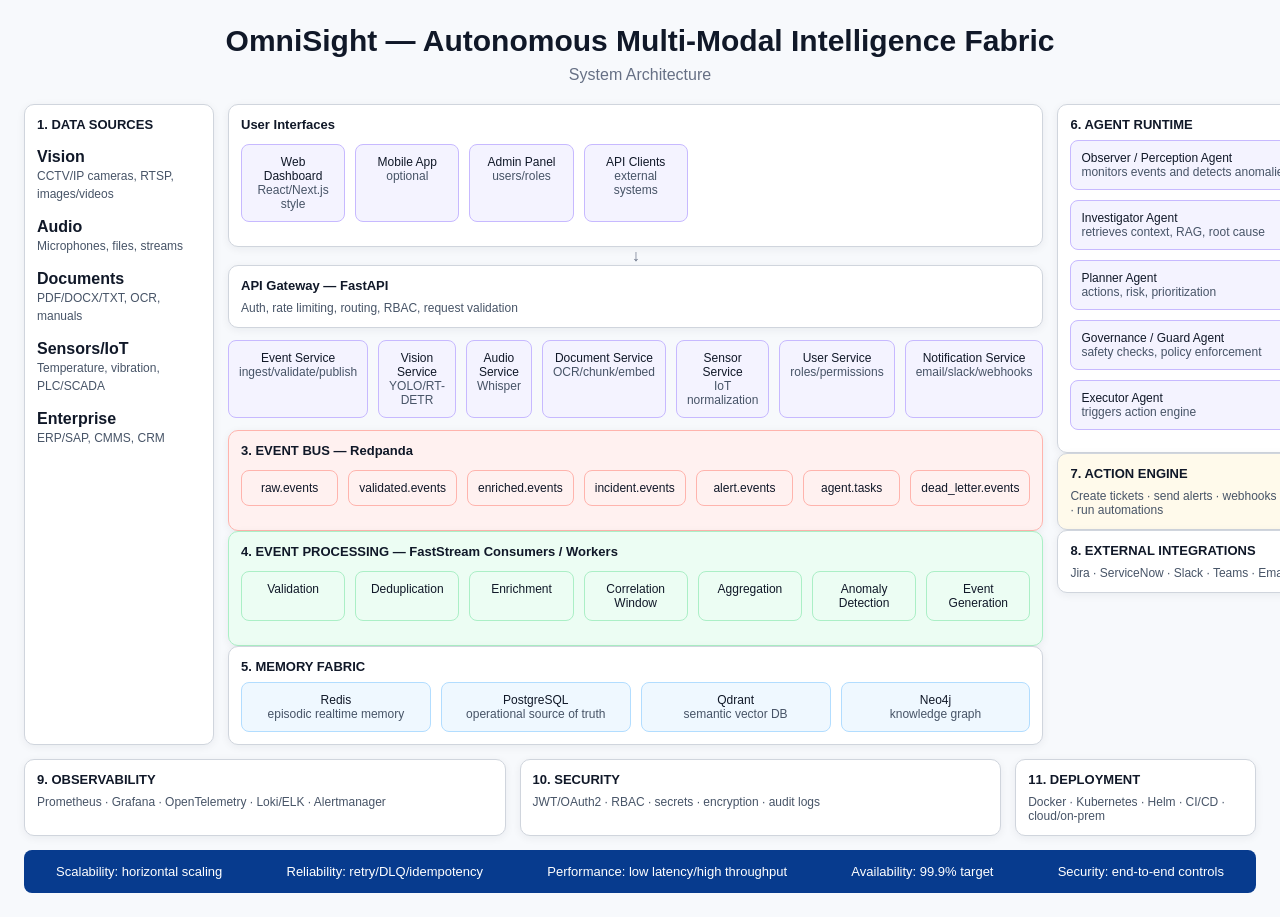
<file: static/architecture.html>
<!doctype html>
<html lang="en">
<head>
  <meta charset="utf-8" />
  <meta name="viewport" content="width=device-width, initial-scale=1" />
  <title>OmniSight Architecture</title>
  <style>
    body{margin:0;background:#f7f9fc;font-family:Inter,Arial,sans-serif;color:#101828} .wrap{padding:24px;max-width:1500px;margin:auto}
    h1{text-align:center;margin:0;font-size:30px}.sub{text-align:center;color:#667085;margin:8px 0 20px}.grid{display:grid;grid-template-columns:190px 1fr 330px;gap:14px}.box{background:white;border:1px solid #d0d5dd;border-radius:10px;padding:12px;box-shadow:0 2px 8px #10182810}.title{font-weight:800;font-size:13px;margin-bottom:8px}.small{font-size:12px;color:#475467}.lane{display:grid;grid-template-columns:repeat(7,1fr);gap:10px;margin:12px 0}.svc{text-align:center;background:#f4f3ff;border:1px solid #c7b9ff;border-radius:8px;padding:10px;font-size:12px}.bus{background:#fff1f0;border-color:#ffb4ad}.proc{background:#ecfdf3;border-color:#abefc6}.mem{display:grid;grid-template-columns:repeat(4,1fr);gap:10px}.mem .svc{background:#eff8ff;border-color:#b2ddff}.agents .svc{text-align:left;margin-bottom:10px;background:#f4f3ff}.actions{background:#fffaeb}.footer{display:grid;grid-template-columns:2fr 2fr 1fr;gap:14px;margin-top:14px}.nfr{background:#073b8e;color:white;border-radius:8px;padding:14px;display:flex;gap:28px;justify-content:space-around;margin-top:14px;font-size:13px}.arrow{text-align:center;color:#667085;font-weight:bold}@media(max-width:1000px){.grid,.footer{grid-template-columns:1fr}.lane,.mem{grid-template-columns:1fr 1fr}.nfr{flex-direction:column}}@media(max-width:576px){.lane,.mem{grid-template-columns:1fr}}
  </style>
</head>
<body><div class="wrap">
<h1>OmniSight — Autonomous Multi-Modal Intelligence Fabric</h1><div class="sub">System Architecture</div>
<div class="grid">
  <aside class="box"><div class="title">1. DATA SOURCES</div><p><b>Vision</b><br><span class="small">CCTV/IP cameras, RTSP, images/videos</span></p><p><b>Audio</b><br><span class="small">Microphones, files, streams</span></p><p><b>Documents</b><br><span class="small">PDF/DOCX/TXT, OCR, manuals</span></p><p><b>Sensors/IoT</b><br><span class="small">Temperature, vibration, PLC/SCADA</span></p><p><b>Enterprise</b><br><span class="small">ERP/SAP, CMMS, CRM</span></p></aside>
  <main>
    <div class="box"><div class="title">User Interfaces</div><div class="lane"><div class="svc">Web Dashboard<br><span class="small">React/Next.js style</span></div><div class="svc">Mobile App<br><span class="small">optional</span></div><div class="svc">Admin Panel<br><span class="small">users/roles</span></div><div class="svc">API Clients<br><span class="small">external systems</span></div></div></div>
    <div class="arrow">↓</div>
    <div class="box"><div class="title">API Gateway — FastAPI</div><div class="small">Auth, rate limiting, routing, RBAC, request validation</div></div>
    <div class="lane"><div class="svc">Event Service<br><span class="small">ingest/validate/publish</span></div><div class="svc">Vision Service<br><span class="small">YOLO/RT-DETR</span></div><div class="svc">Audio Service<br><span class="small">Whisper</span></div><div class="svc">Document Service<br><span class="small">OCR/chunk/embed</span></div><div class="svc">Sensor Service<br><span class="small">IoT normalization</span></div><div class="svc">User Service<br><span class="small">roles/permissions</span></div><div class="svc">Notification Service<br><span class="small">email/slack/webhooks</span></div></div>
    <div class="box bus"><div class="title">3. EVENT BUS — Redpanda</div><div class="lane"><div class="svc bus">raw.events</div><div class="svc bus">validated.events</div><div class="svc bus">enriched.events</div><div class="svc bus">incident.events</div><div class="svc bus">alert.events</div><div class="svc bus">agent.tasks</div><div class="svc bus">dead_letter.events</div></div></div>
    <div class="box proc"><div class="title">4. EVENT PROCESSING — FastStream Consumers / Workers</div><div class="lane"><div class="svc proc">Validation</div><div class="svc proc">Deduplication</div><div class="svc proc">Enrichment</div><div class="svc proc">Correlation Window</div><div class="svc proc">Aggregation</div><div class="svc proc">Anomaly Detection</div><div class="svc proc">Event Generation</div></div></div>
    <div class="box"><div class="title">5. MEMORY FABRIC</div><div class="mem"><div class="svc">Redis<br><span class="small">episodic realtime memory</span></div><div class="svc">PostgreSQL<br><span class="small">operational source of truth</span></div><div class="svc">Qdrant<br><span class="small">semantic vector DB</span></div><div class="svc">Neo4j<br><span class="small">knowledge graph</span></div></div></div>
  </main>
  <aside><div class="box agents"><div class="title">6. AGENT RUNTIME</div><div class="svc">Observer / Perception Agent<br><span class="small">monitors events and detects anomalies</span></div><div class="svc">Investigator Agent<br><span class="small">retrieves context, RAG, root cause</span></div><div class="svc">Planner Agent<br><span class="small">actions, risk, prioritization</span></div><div class="svc">Governance / Guard Agent<br><span class="small">safety checks, policy enforcement</span></div><div class="svc">Executor Agent<br><span class="small">triggers action engine</span></div></div><div class="box actions"><div class="title">7. ACTION ENGINE</div><div class="small">Create tickets · send alerts · webhooks · control systems · run automations</div></div><div class="box"><div class="title">8. EXTERNAL INTEGRATIONS</div><div class="small">Jira · ServiceNow · Slack · Teams · Email · SAP</div></div></aside>
</div>
<div class="footer"><div class="box"><div class="title">9. OBSERVABILITY</div><div class="small">Prometheus · Grafana · OpenTelemetry · Loki/ELK · Alertmanager</div></div><div class="box"><div class="title">10. SECURITY</div><div class="small">JWT/OAuth2 · RBAC · secrets · encryption · audit logs</div></div><div class="box"><div class="title">11. DEPLOYMENT</div><div class="small">Docker · Kubernetes · Helm · CI/CD · cloud/on-prem</div></div></div>
<div class="nfr"><div>Scalability: horizontal scaling</div><div>Reliability: retry/DLQ/idempotency</div><div>Performance: low latency/high throughput</div><div>Availability: 99.9% target</div><div>Security: end-to-end controls</div></div>
</div></body></html>
</file>
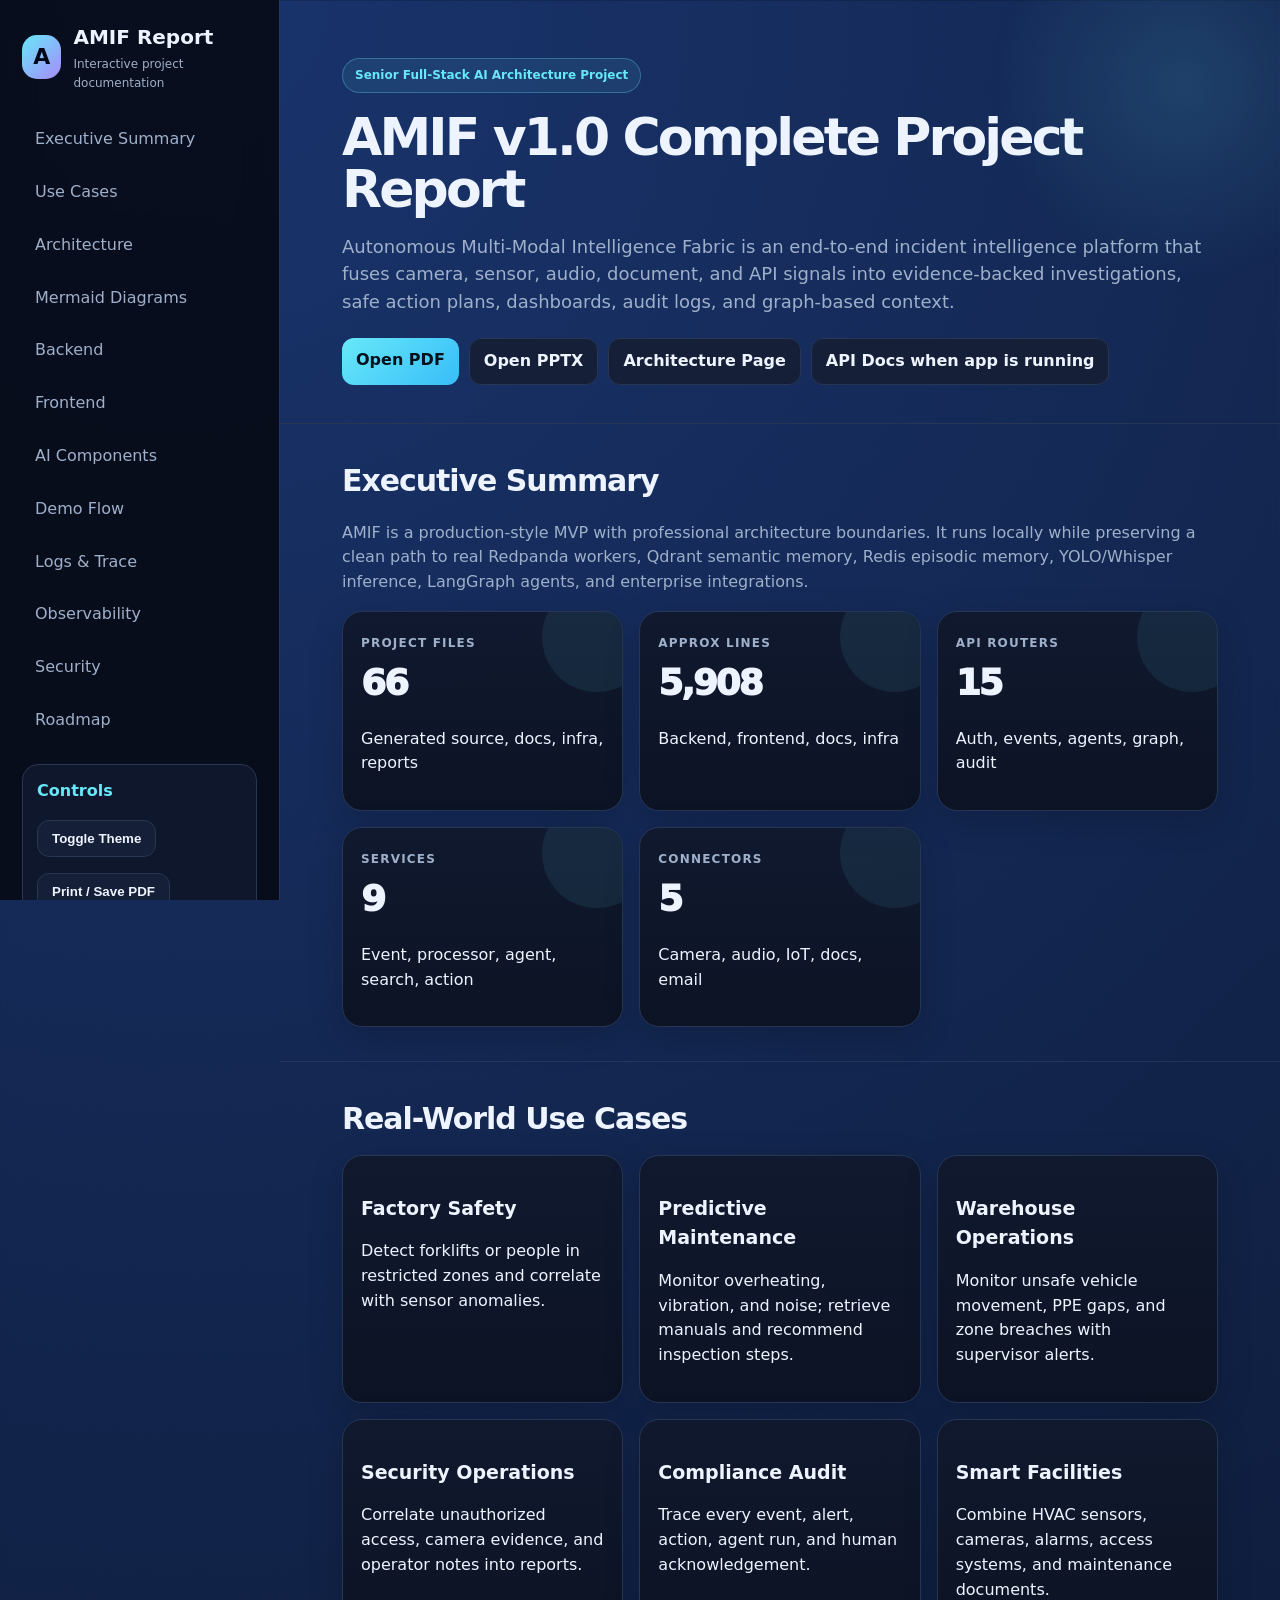
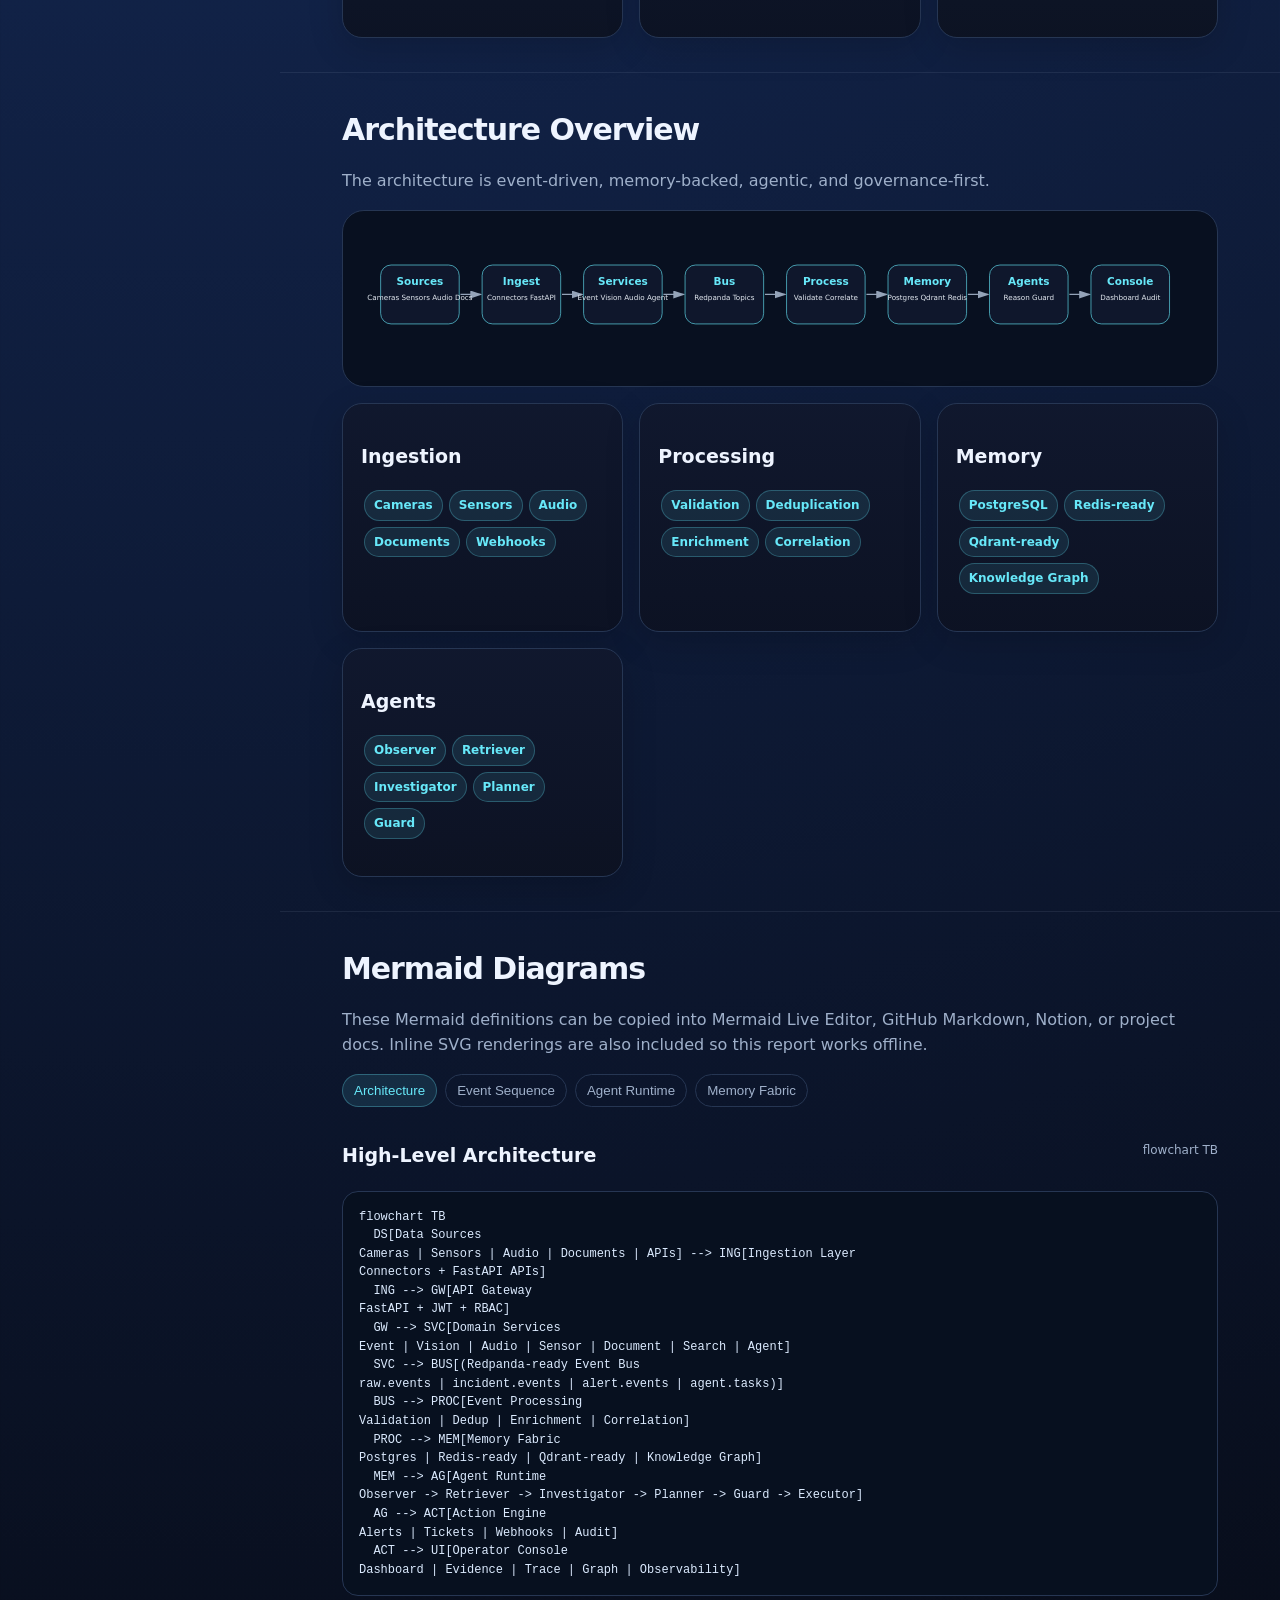
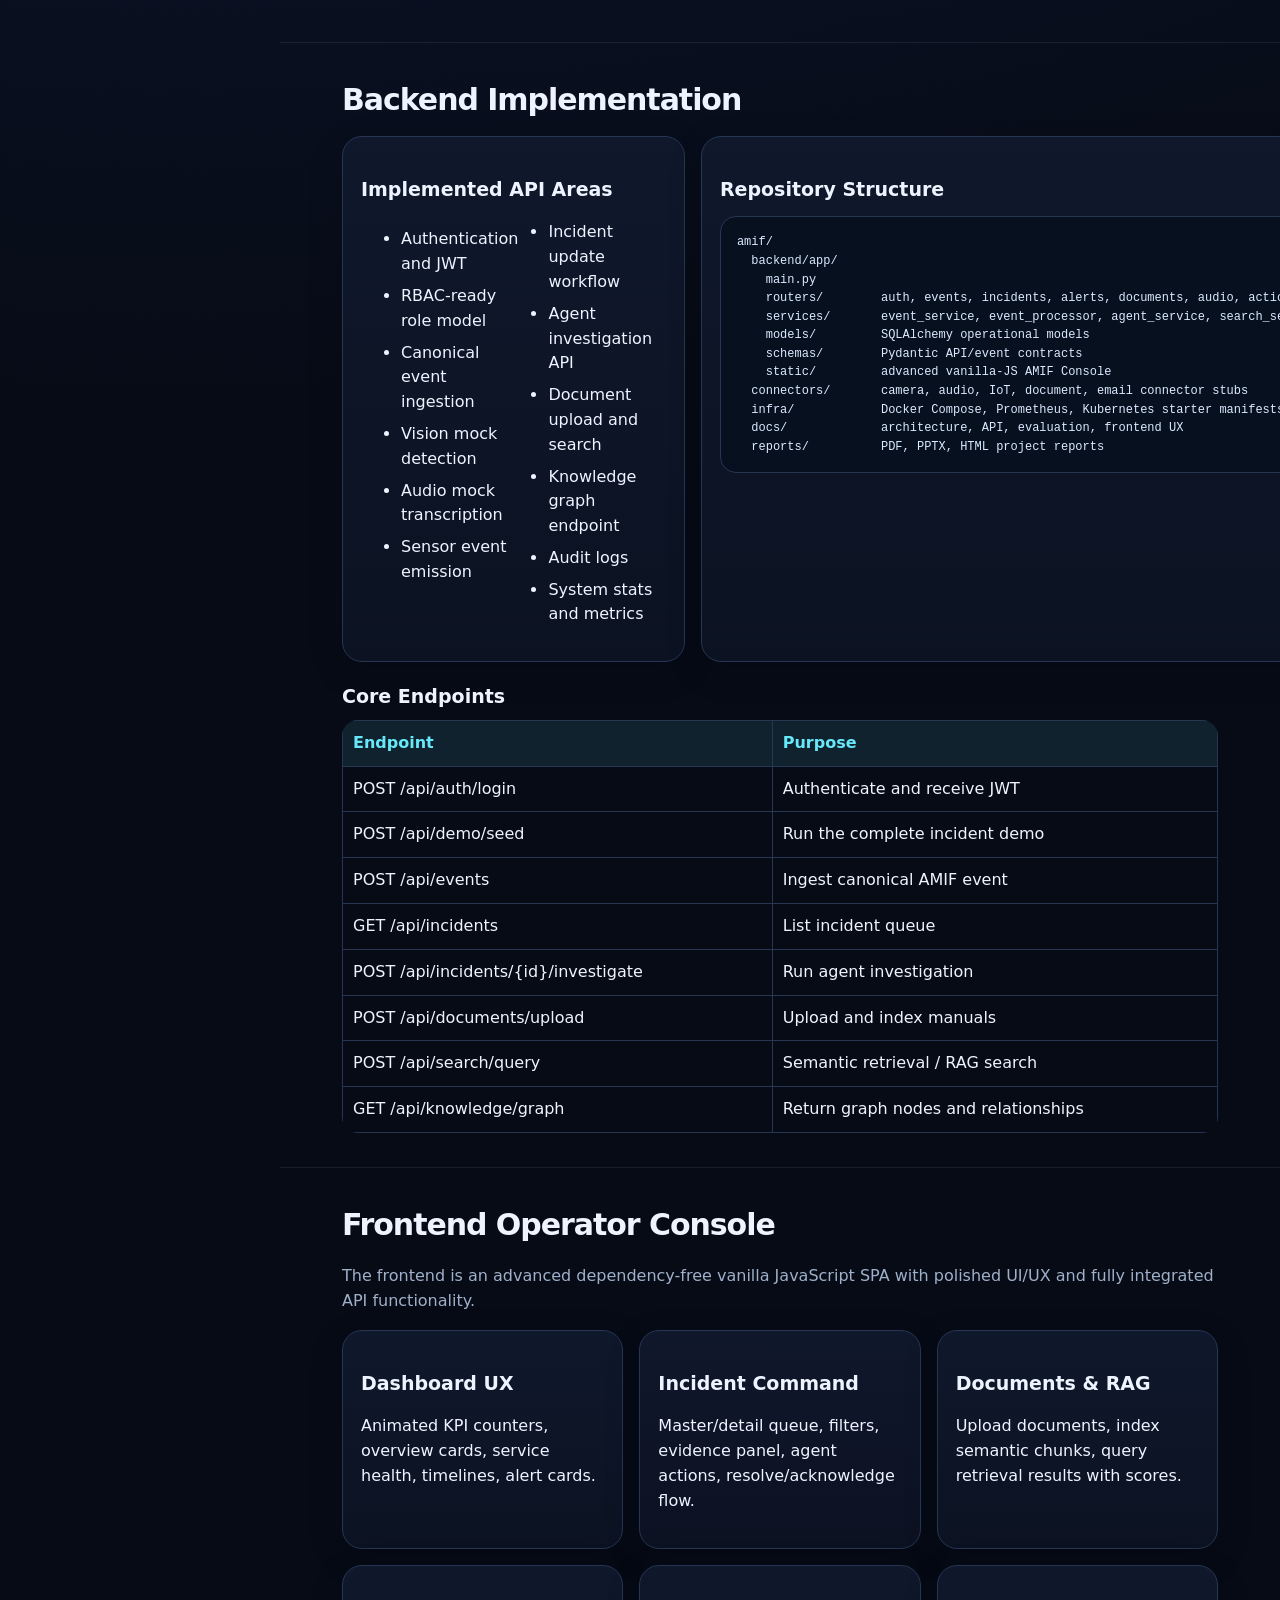
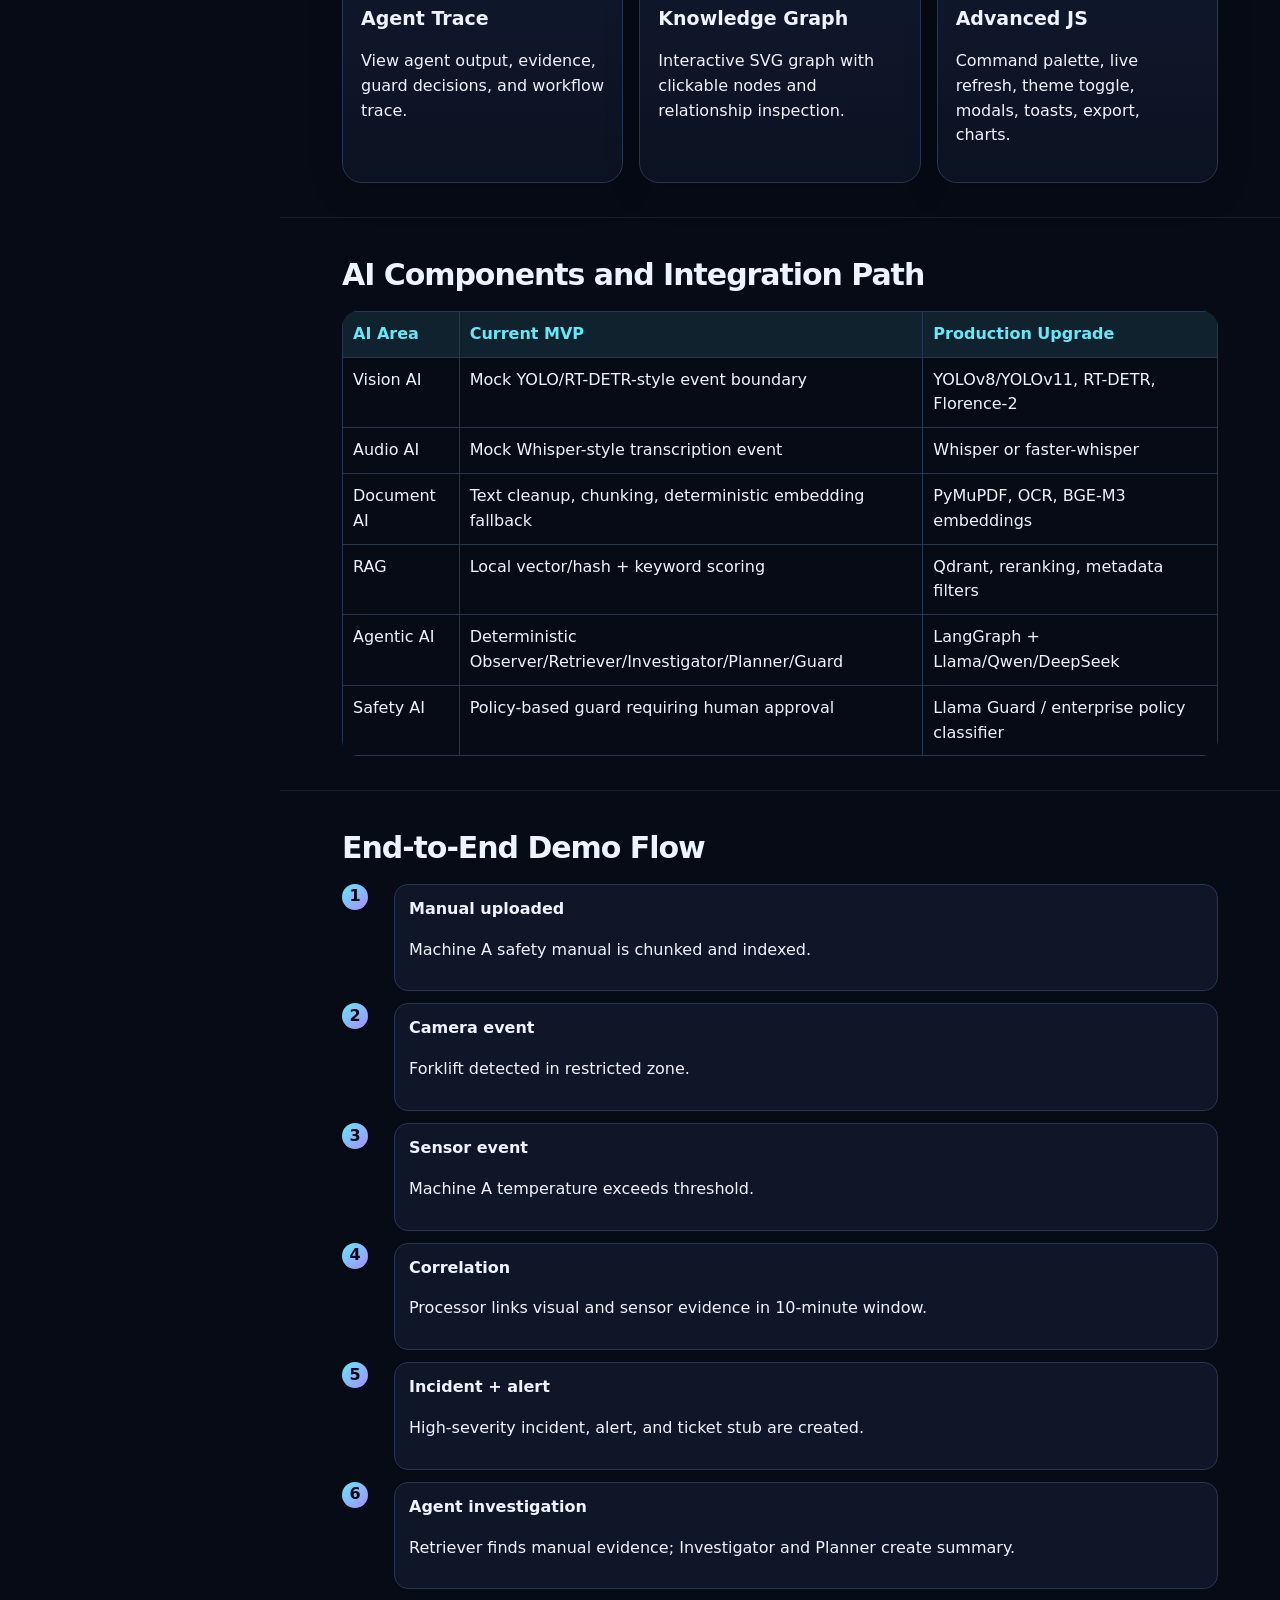
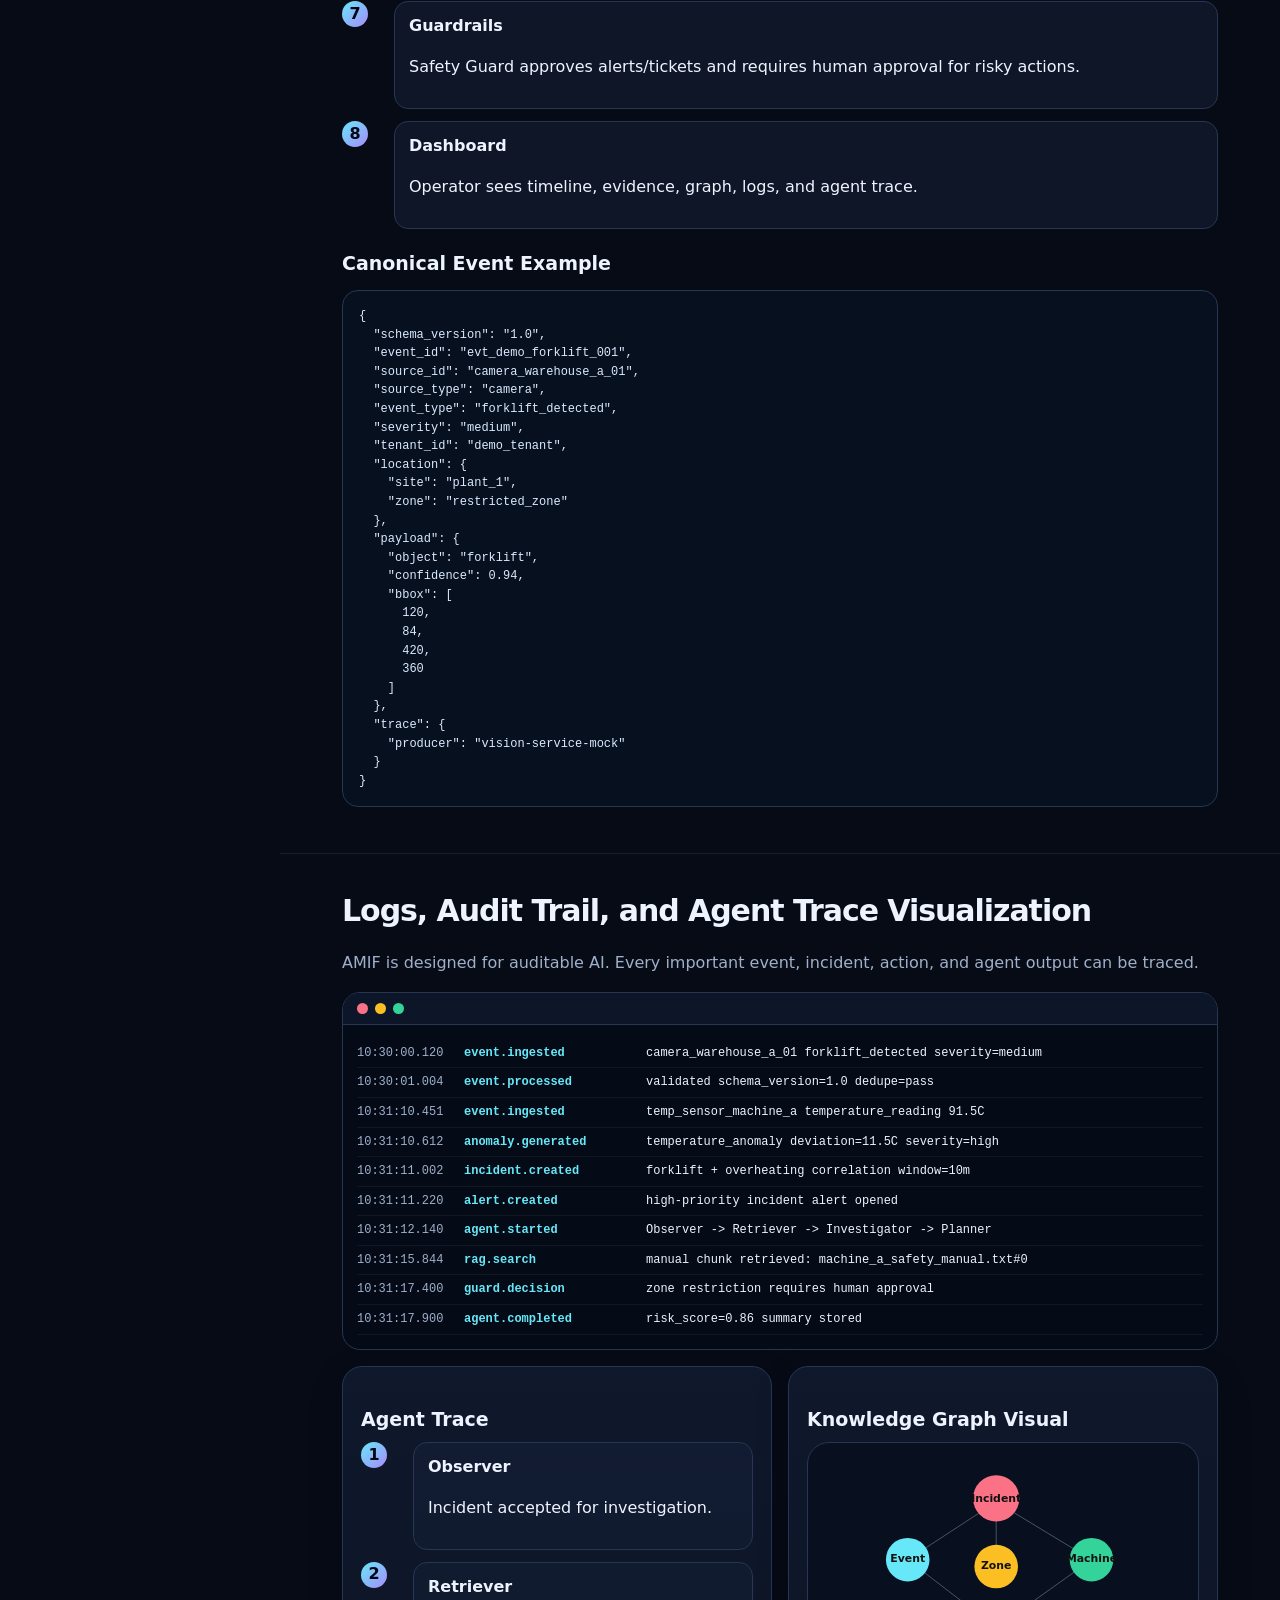
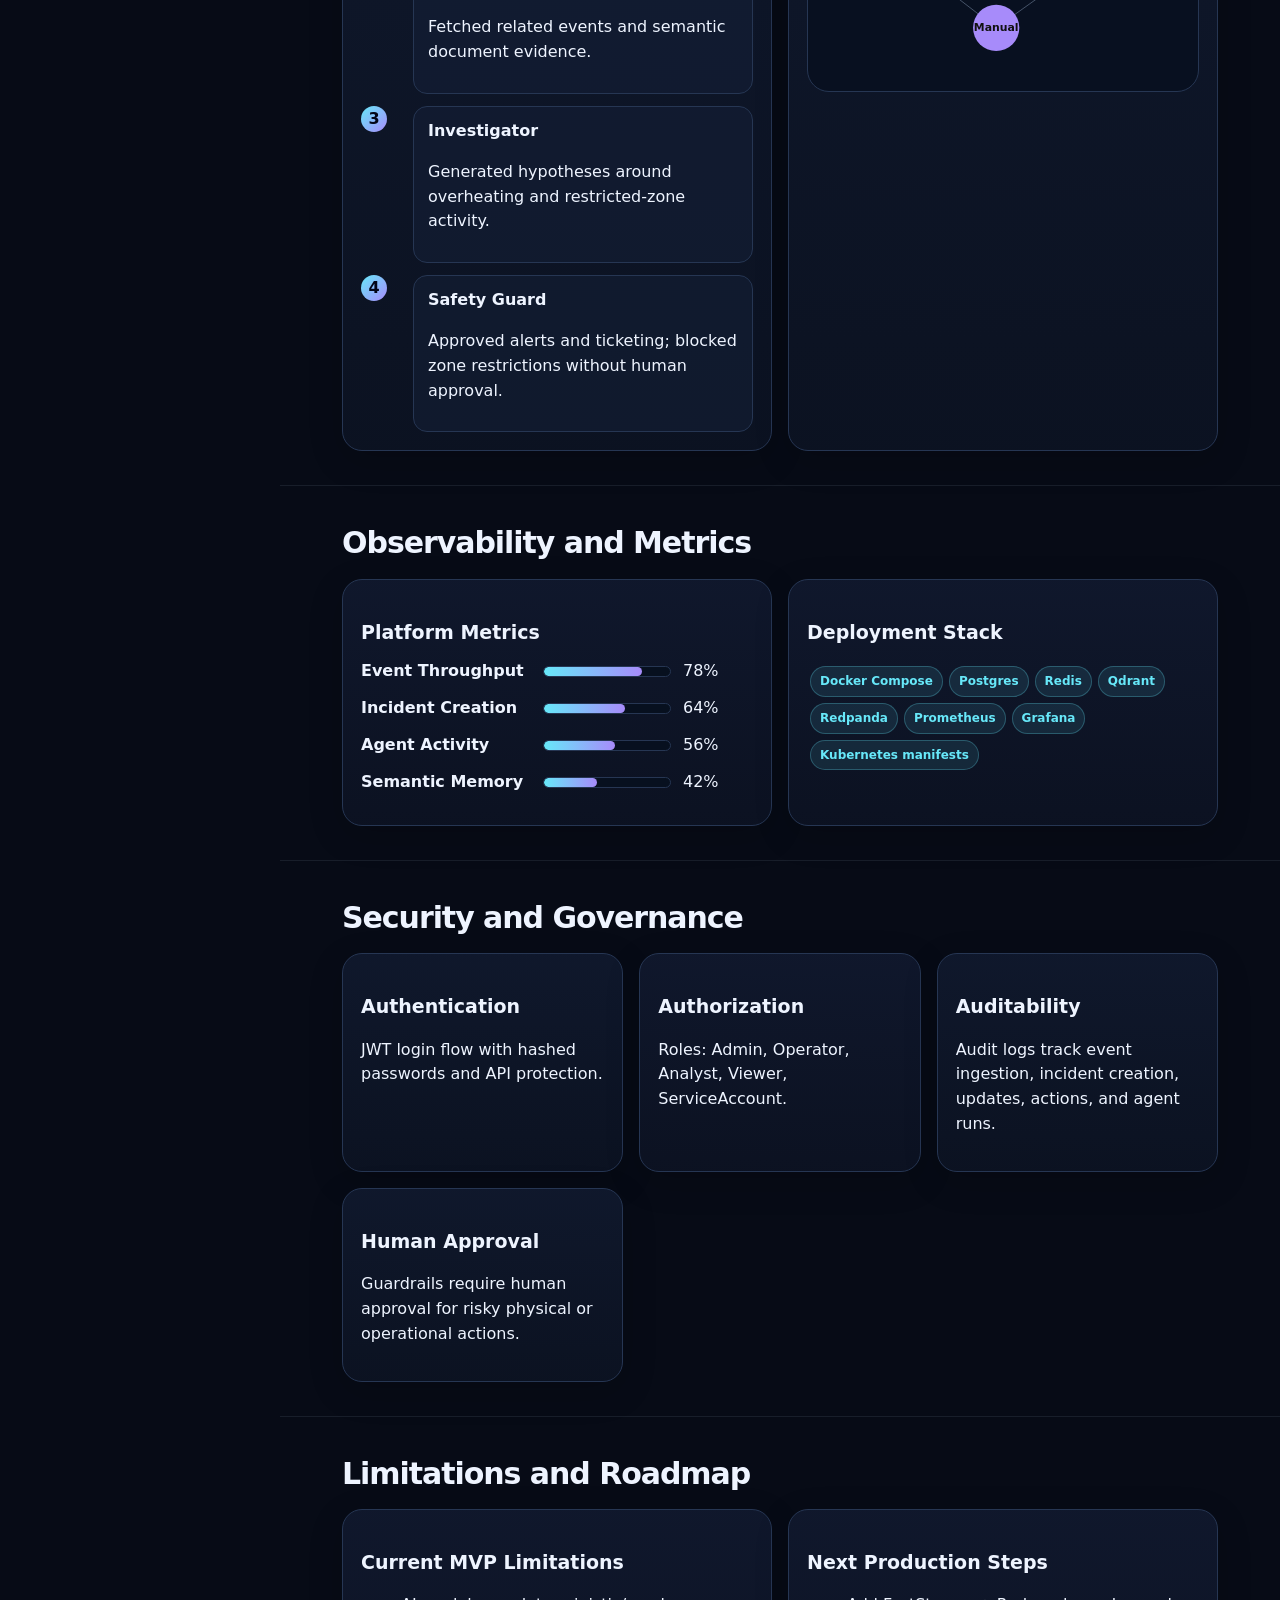
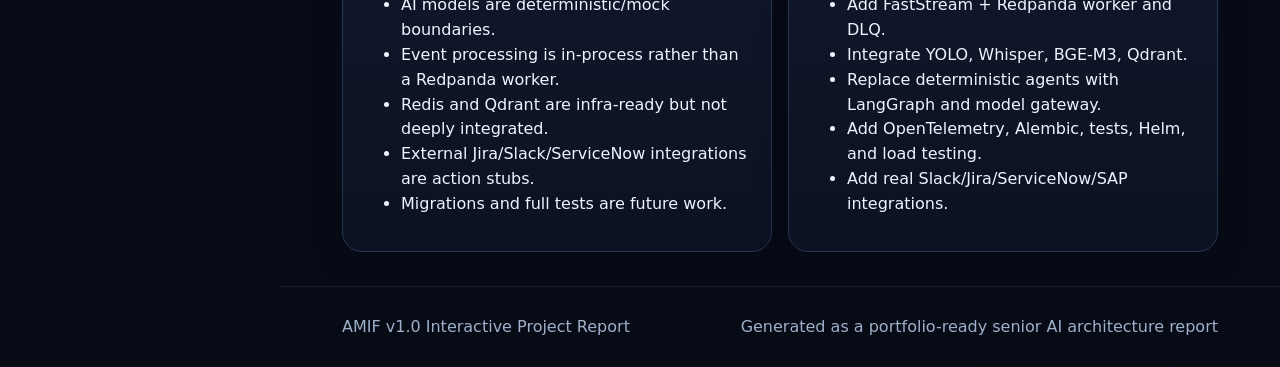
<file: static/reports/AMIF_Interactive_Project_Report.html>
<!doctype html>
<html lang="en">
<head>
<meta charset="utf-8" />
<meta name="viewport" content="width=device-width, initial-scale=1" />
<title>AMIF Complete Interactive Project Report</title>
<style>
:root{--bg:#070b16;--panel:#10182d;--panel2:#151f38;--text:#eef4ff;--muted:#9fb0ca;--line:#263653;--cyan:#67e8f9;--blue:#38bdf8;--violet:#a78bfa;--green:#34d399;--yellow:#fbbf24;--red:#fb7185;--white:#fff;--shadow:0 24px 90px rgba(0,0,0,.35)}
*{box-sizing:border-box}html{scroll-behavior:smooth}body{margin:0;background:radial-gradient(circle at 15% 0%,#19346d 0,#070b16 36%),radial-gradient(circle at 86% 8%,#46166b 0,transparent 28%),var(--bg);color:var(--text);font-family:Inter,ui-sans-serif,system-ui,-apple-system,Segoe UI,Roboto,Arial,sans-serif;line-height:1.55}body.light{--bg:#f6f9ff;--panel:#ffffff;--panel2:#eef5ff;--text:#0f172a;--muted:#64748b;--line:#d5e1f1;background:#f6f9ff}a{color:inherit}.progress{position:fixed;top:0;left:0;height:4px;background:linear-gradient(90deg,var(--cyan),var(--violet),var(--green));width:0;z-index:20}.shell{display:grid;grid-template-columns:280px 1fr;min-height:100vh}.side{position:sticky;top:0;height:100vh;padding:22px;background:rgba(7,11,22,.9);backdrop-filter:blur(18px);border-right:1px solid var(--line);overflow:auto}.brand{display:flex;gap:12px;align-items:center;margin-bottom:24px}.mark{width:44px;height:44px;border-radius:15px;background:linear-gradient(135deg,var(--cyan),var(--violet));display:grid;place-items:center;color:#020617;font-weight:900;font-size:22px}.brand h1{font-size:20px;margin:0}.brand p{margin:2px 0 0;color:var(--muted);font-size:12px}.nav{display:grid;gap:6px}.nav a{padding:10px 12px;border-radius:12px;text-decoration:none;color:var(--muted);border:1px solid transparent}.nav a:hover,.nav a.active{color:var(--text);background:rgba(103,232,249,.10);border-color:rgba(103,232,249,.22)}.side-card{margin-top:20px;padding:14px;border:1px solid var(--line);border-radius:16px;background:rgba(21,31,56,.62)}.side-card b{color:var(--cyan)}.main{min-width:0}.hero{padding:58px 62px 38px;border-bottom:1px solid var(--line);position:relative;overflow:hidden}.hero:after{content:"";position:absolute;right:-120px;top:-130px;width:430px;height:430px;border-radius:50%;background:radial-gradient(circle,var(--cyan),transparent 65%);opacity:.13}.hero-chip{display:inline-flex;padding:7px 12px;border-radius:999px;border:1px solid rgba(103,232,249,.3);background:rgba(103,232,249,.08);color:var(--cyan);font-weight:800;font-size:12px}.hero h1{font-size:52px;line-height:1;margin:18px 0 10px;letter-spacing:-.055em}.hero p{max-width:920px;color:var(--muted);font-size:18px}.hero-actions{display:flex;gap:10px;flex-wrap:wrap;margin-top:22px}.btn{border:1px solid var(--line);border-radius:12px;background:var(--panel2);color:var(--text);padding:10px 14px;text-decoration:none;font-weight:800;cursor:pointer}.btn.primary{background:linear-gradient(135deg,var(--cyan),var(--blue));color:#02111b;border:0}.btn:hover{transform:translateY(-1px)}section{padding:34px 62px;border-bottom:1px solid rgba(148,163,184,.12)}h2{font-size:30px;letter-spacing:-.035em;margin:0 0 12px}h3{font-size:19px;margin:20px 0 8px}.lead{color:var(--muted);max-width:960px}.grid{display:grid;gap:16px}.grid.cards{grid-template-columns:repeat(auto-fit,minmax(230px,1fr))}.grid.two{grid-template-columns:1fr 1fr}.grid.three{grid-template-columns:repeat(3,1fr)}.card{background:linear-gradient(180deg,rgba(16,24,45,.95),rgba(12,18,34,.95));border:1px solid var(--line);border-radius:20px;padding:18px;box-shadow:0 10px 35px rgba(0,0,0,.16)}body.light .card,body.light .side,body.light .diagram,body.light .log-panel,body.light .code{background:white}.stat{position:relative;overflow:hidden}.stat .num{font-size:36px;font-weight:950;letter-spacing:-.06em}.stat span{color:var(--muted);font-size:12px;text-transform:uppercase;letter-spacing:.1em;font-weight:900}.stat:after{content:"";position:absolute;right:-30px;top:-30px;width:110px;height:110px;border-radius:50%;background:var(--cyan);opacity:.08}.pill{display:inline-flex;padding:5px 9px;border-radius:999px;background:rgba(103,232,249,.10);border:1px solid rgba(103,232,249,.26);color:var(--cyan);font-weight:800;font-size:12px;margin:3px}.diagram{background:#081020;border:1px solid var(--line);border-radius:22px;padding:18px;overflow:auto}.diagram svg{width:100%;height:auto}.code{background:#07101f;color:#dbeafe;border:1px solid var(--line);border-radius:16px;padding:16px;overflow:auto;font-family:ui-monospace,SFMono-Regular,Menlo,Consolas,monospace;font-size:12px;white-space:pre}.mermaid-title{display:flex;justify-content:space-between;align-items:center;margin:10px 0}.mermaid-title span{color:var(--muted);font-size:12px}.timeline{display:grid;gap:12px}.step{display:grid;grid-template-columns:40px 1fr;gap:12px;align-items:start}.dot{width:26px;height:26px;border-radius:50%;background:linear-gradient(135deg,var(--cyan),var(--violet));display:grid;place-items:center;color:#020617;font-weight:900}.step-body{padding:12px 14px;border:1px solid var(--line);border-radius:14px;background:rgba(21,31,56,.55)}.log-panel{background:#050b16;border:1px solid var(--line);border-radius:18px;overflow:hidden}.log-head{display:flex;gap:7px;padding:10px 14px;border-bottom:1px solid var(--line);background:#0d1628}.led{width:11px;height:11px;border-radius:50%;background:var(--red)}.led:nth-child(2){background:var(--yellow)}.led:nth-child(3){background:var(--green)}.log-lines{font-family:ui-monospace,monospace;font-size:12px;padding:14px;max-height:360px;overflow:auto}.log-line{display:grid;grid-template-columns:95px 170px 1fr;gap:12px;padding:5px 0;border-bottom:1px solid rgba(148,163,184,.08)}.log-time{color:var(--muted)}.log-event{color:var(--cyan);font-weight:800}.metric{display:grid;grid-template-columns:170px 1fr 70px;gap:12px;align-items:center;margin:12px 0}.bar{height:11px;border-radius:999px;background:#07101f;border:1px solid var(--line);overflow:hidden}.bar i{display:block;height:100%;background:linear-gradient(90deg,var(--cyan),var(--violet));border-radius:999px}.table{width:100%;border-collapse:collapse;overflow:hidden;border-radius:16px}.table th,.table td{border:1px solid var(--line);padding:10px;text-align:left;vertical-align:top}.table th{background:rgba(103,232,249,.1);color:var(--cyan)}.feature-list{columns:2;column-gap:30px}.feature-list li{break-inside:avoid;margin:7px 0}.tabs{display:flex;gap:8px;flex-wrap:wrap;margin:14px 0}.tab{padding:8px 11px;border-radius:999px;border:1px solid var(--line);background:transparent;color:var(--muted);cursor:pointer}.tab.active{background:rgba(103,232,249,.11);color:var(--cyan);border-color:rgba(103,232,249,.3)}.tab-panel{display:none}.tab-panel.active{display:block}.fade{opacity:0;transform:translateY(12px);transition:.55s ease}.fade.show{opacity:1;transform:none}.footer{padding:28px 62px;color:var(--muted);display:flex;justify-content:space-between;gap:12px;flex-wrap:wrap}.node{cursor:pointer}.tooltip{position:fixed;pointer-events:none;background:#020617;color:#e2e8f0;border:1px solid var(--line);border-radius:10px;padding:8px 10px;font-size:12px;z-index:30;display:none}.print-note{display:none}@media(max-width:1000px){.shell{grid-template-columns:1fr}.side{position:static;height:auto}.grid.two,.grid.three{grid-template-columns:1fr}.hero,section,.footer{padding-left:22px;padding-right:22px}.hero h1{font-size:38px}.feature-list{columns:1}}@media print{.side,.hero-actions,.progress,.tabs .tab{display:none}.shell{display:block}body{background:white;color:#111}.card,.diagram,.log-panel,.code{box-shadow:none;break-inside:avoid}.print-note{display:block}}
</style>
</head>
<body>
<div class="progress" id="progress"></div><div class="tooltip" id="tooltip"></div>
<div class="shell">
<aside class="side">
  <div class="brand"><div class="mark">A</div><div><h1>AMIF Report</h1><p>Interactive project documentation</p></div></div>
  <nav class="nav" id="nav">
    <a href="#summary">Executive Summary</a><a href="#usecases">Use Cases</a><a href="#architecture">Architecture</a><a href="#diagrams">Mermaid Diagrams</a><a href="#backend">Backend</a><a href="#frontend">Frontend</a><a href="#ai">AI Components</a><a href="#flow">Demo Flow</a><a href="#logs">Logs & Trace</a><a href="#observability">Observability</a><a href="#security">Security</a><a href="#roadmap">Roadmap</a>
  </nav>

  <div class="side-card"><b>Controls</b><p><button class="btn" id="themeBtn">Toggle Theme</button></p><p><button class="btn" onclick="window.print()">Print / Save PDF</button></p></div>
</aside>
<main class="main">
<header class="hero fade"><div class="hero-chip">Senior Full-Stack AI Architecture Project</div><h1>AMIF v1.0 Complete Project Report</h1><p>Autonomous Multi-Modal Intelligence Fabric is an end-to-end incident intelligence platform that fuses camera, sensor, audio, document, and API signals into evidence-backed investigations, safe action plans, dashboards, audit logs, and graph-based context.</p><div class="hero-actions"><a class="btn primary" href="AMIF_Complete_Project_Report.pdf">Open PDF</a><a class="btn" href="AMIF_Project_Presentation.pptx">Open PPTX</a><a class="btn" href="../architecture.html">Architecture Page</a><a class="btn" href="../docs">API Docs when app is running</a></div></header>

<section id="summary" class="fade"><h2>Executive Summary</h2><p class="lead">AMIF is a production-style MVP with professional architecture boundaries. It runs locally while preserving a clean path to real Redpanda workers, Qdrant semantic memory, Redis episodic memory, YOLO/Whisper inference, LangGraph agents, and enterprise integrations.</p><div class="grid cards">
  <div class="card stat"><span>Project Files</span><div class="num" data-count="66">0</div><p>Generated source, docs, infra, reports</p></div>
  <div class="card stat"><span>Approx Lines</span><div class="num" data-count="5908">0</div><p>Backend, frontend, docs, infra</p></div>
  <div class="card stat"><span>API Routers</span><div class="num" data-count="15">0</div><p>Auth, events, agents, graph, audit</p></div>
  <div class="card stat"><span>Services</span><div class="num" data-count="9">0</div><p>Event, processor, agent, search, action</p></div>
  <div class="card stat"><span>Connectors</span><div class="num" data-count="5">0</div><p>Camera, audio, IoT, docs, email</p></div>
</div></section>

<section id="usecases" class="fade"><h2>Real-World Use Cases</h2><div class="grid cards">
  <div class="card"><h3>Factory Safety</h3><p>Detect forklifts or people in restricted zones and correlate with sensor anomalies.</p></div>
  <div class="card"><h3>Predictive Maintenance</h3><p>Monitor overheating, vibration, and noise; retrieve manuals and recommend inspection steps.</p></div>
  <div class="card"><h3>Warehouse Operations</h3><p>Monitor unsafe vehicle movement, PPE gaps, and zone breaches with supervisor alerts.</p></div>
  <div class="card"><h3>Security Operations</h3><p>Correlate unauthorized access, camera evidence, and operator notes into reports.</p></div>
  <div class="card"><h3>Compliance Audit</h3><p>Trace every event, alert, action, agent run, and human acknowledgement.</p></div>
  <div class="card"><h3>Smart Facilities</h3><p>Combine HVAC sensors, cameras, alarms, access systems, and maintenance documents.</p></div>
</div></section>

<section id="architecture" class="fade"><h2>Architecture Overview</h2><p class="lead">The architecture is event-driven, memory-backed, agentic, and governance-first.</p><div class="diagram"><svg viewBox="0 0 1280 200"><defs><marker id="arr" markerWidth="10" markerHeight="10" refX="8" refY="3" orient="auto"><path d="M0,0 L0,6 L9,3 z" fill="#94a3b8"/></marker></defs><path d="M152 100 L183 100" stroke="#94a3b8" stroke-width="2" marker-end="url(#arr)"/><path d="M307 100 L338 100" stroke="#94a3b8" stroke-width="2" marker-end="url(#arr)"/><path d="M462 100 L493 100" stroke="#94a3b8" stroke-width="2" marker-end="url(#arr)"/><path d="M617 100 L648 100" stroke="#94a3b8" stroke-width="2" marker-end="url(#arr)"/><path d="M772 100 L803 100" stroke="#94a3b8" stroke-width="2" marker-end="url(#arr)"/><path d="M927 100 L958 100" stroke="#94a3b8" stroke-width="2" marker-end="url(#arr)"/><path d="M1082 100 L1113 100" stroke="#94a3b8" stroke-width="2" marker-end="url(#arr)"/><g data-tip="Sources"><rect x="30" y="55" width="120" height="90" rx="16" fill="#10182d" stroke="#67e8f9" opacity=".96"/><text x="90" y="85" fill="#67e8f9" text-anchor="middle" font-weight="800">Sources</text><text x="90" y="108" fill="#e2e8f0" text-anchor="middle" font-size="11">Cameras
Sensors
Audio
Docs</text></g><g data-tip="Ingest"><rect x="185" y="55" width="120" height="90" rx="16" fill="#10182d" stroke="#67e8f9" opacity=".96"/><text x="245" y="85" fill="#67e8f9" text-anchor="middle" font-weight="800">Ingest</text><text x="245" y="108" fill="#e2e8f0" text-anchor="middle" font-size="11">Connectors
FastAPI</text></g><g data-tip="Services"><rect x="340" y="55" width="120" height="90" rx="16" fill="#10182d" stroke="#67e8f9" opacity=".96"/><text x="400" y="85" fill="#67e8f9" text-anchor="middle" font-weight="800">Services</text><text x="400" y="108" fill="#e2e8f0" text-anchor="middle" font-size="11">Event
Vision
Audio
Agent</text></g><g data-tip="Bus"><rect x="495" y="55" width="120" height="90" rx="16" fill="#10182d" stroke="#67e8f9" opacity=".96"/><text x="555" y="85" fill="#67e8f9" text-anchor="middle" font-weight="800">Bus</text><text x="555" y="108" fill="#e2e8f0" text-anchor="middle" font-size="11">Redpanda
Topics</text></g><g data-tip="Process"><rect x="650" y="55" width="120" height="90" rx="16" fill="#10182d" stroke="#67e8f9" opacity=".96"/><text x="710" y="85" fill="#67e8f9" text-anchor="middle" font-weight="800">Process</text><text x="710" y="108" fill="#e2e8f0" text-anchor="middle" font-size="11">Validate
Correlate</text></g><g data-tip="Memory"><rect x="805" y="55" width="120" height="90" rx="16" fill="#10182d" stroke="#67e8f9" opacity=".96"/><text x="865" y="85" fill="#67e8f9" text-anchor="middle" font-weight="800">Memory</text><text x="865" y="108" fill="#e2e8f0" text-anchor="middle" font-size="11">Postgres
Qdrant
Redis</text></g><g data-tip="Agents"><rect x="960" y="55" width="120" height="90" rx="16" fill="#10182d" stroke="#67e8f9" opacity=".96"/><text x="1020" y="85" fill="#67e8f9" text-anchor="middle" font-weight="800">Agents</text><text x="1020" y="108" fill="#e2e8f0" text-anchor="middle" font-size="11">Reason
Guard</text></g><g data-tip="Console"><rect x="1115" y="55" width="120" height="90" rx="16" fill="#10182d" stroke="#67e8f9" opacity=".96"/><text x="1175" y="85" fill="#67e8f9" text-anchor="middle" font-weight="800">Console</text><text x="1175" y="108" fill="#e2e8f0" text-anchor="middle" font-size="11">Dashboard
Audit</text></g></svg></div><div class="grid cards" style="margin-top:16px"><div class="card"><h3>Ingestion</h3><p><span class="pill">Cameras</span><span class="pill">Sensors</span><span class="pill">Audio</span><span class="pill">Documents</span><span class="pill">Webhooks</span></p></div><div class="card"><h3>Processing</h3><p><span class="pill">Validation</span><span class="pill">Deduplication</span><span class="pill">Enrichment</span><span class="pill">Correlation</span></p></div><div class="card"><h3>Memory</h3><p><span class="pill">PostgreSQL</span><span class="pill">Redis-ready</span><span class="pill">Qdrant-ready</span><span class="pill">Knowledge Graph</span></p></div><div class="card"><h3>Agents</h3><p><span class="pill">Observer</span><span class="pill">Retriever</span><span class="pill">Investigator</span><span class="pill">Planner</span><span class="pill">Guard</span></p></div></div></section>

<section id="diagrams" class="fade"><h2>Mermaid Diagrams</h2><p class="lead">These Mermaid definitions can be copied into Mermaid Live Editor, GitHub Markdown, Notion, or project docs. Inline SVG renderings are also included so this report works offline.</p><div class="tabs"><button class="tab active" data-tab="m1">Architecture</button><button class="tab" data-tab="m2">Event Sequence</button><button class="tab" data-tab="m3">Agent Runtime</button><button class="tab" data-tab="m4">Memory Fabric</button></div>
  <div class="tab-panel active" id="m1"><div class="mermaid-title"><h3>High-Level Architecture</h3><span>flowchart TB</span></div><pre class="code">flowchart TB
  DS[Data Sources
Cameras | Sensors | Audio | Documents | APIs] --&gt; ING[Ingestion Layer
Connectors + FastAPI APIs]
  ING --&gt; GW[API Gateway
FastAPI + JWT + RBAC]
  GW --&gt; SVC[Domain Services
Event | Vision | Audio | Sensor | Document | Search | Agent]
  SVC --&gt; BUS[(Redpanda-ready Event Bus
raw.events | incident.events | alert.events | agent.tasks)]
  BUS --&gt; PROC[Event Processing
Validation | Dedup | Enrichment | Correlation]
  PROC --&gt; MEM[Memory Fabric
Postgres | Redis-ready | Qdrant-ready | Knowledge Graph]
  MEM --&gt; AG[Agent Runtime
Observer -&gt; Retriever -&gt; Investigator -&gt; Planner -&gt; Guard -&gt; Executor]
  AG --&gt; ACT[Action Engine
Alerts | Tickets | Webhooks | Audit]
  ACT --&gt; UI[Operator Console
Dashboard | Evidence | Trace | Graph | Observability]</pre></div>
  <div class="tab-panel" id="m2"><div class="mermaid-title"><h3>Incident Demo Sequence</h3><span>sequenceDiagram</span></div><pre class="code">sequenceDiagram
  participant U as Operator
  participant API as FastAPI Gateway
  participant E as Event Service
  participant P as Event Processor
  participant M as Memory Fabric
  participant A as Agent Runtime
  participant UI as Console
  U-&gt;&gt;API: Seed Demo / Emit Events
  API-&gt;&gt;E: Canonical AMIFEvent
  E-&gt;&gt;P: Process event
  P-&gt;&gt;P: derive temperature_anomaly
  P-&gt;&gt;P: correlate forklift + overheating
  P-&gt;&gt;M: persist incident, alert, audit
  P-&gt;&gt;A: trigger investigation
  A-&gt;&gt;M: retrieve events + documents
  A-&gt;&gt;A: investigate, plan, guard
  A-&gt;&gt;M: store agent run
  UI-&gt;&gt;API: fetch incidents, alerts, graph
  API--&gt;&gt;UI: evidence-backed response</pre></div>
  <div class="tab-panel" id="m3"><div class="mermaid-title"><h3>Agent Runtime State Machine</h3><span>stateDiagram-v2</span></div><pre class="code">stateDiagram-v2
  [*] --&gt; Observer
  Observer --&gt; Retriever: incident accepted
  Retriever --&gt; Investigator: evidence + context
  Investigator --&gt; Planner: hypotheses
  Planner --&gt; SafetyGuard: action plan
  SafetyGuard --&gt; Executor: approved actions
  SafetyGuard --&gt; HumanApproval: risky actions
  Executor --&gt; [*]
  HumanApproval --&gt; [*]</pre></div>
  <div class="tab-panel" id="m4"><div class="mermaid-title"><h3>Memory Fabric</h3><span>flowchart LR</span></div><pre class="code">flowchart LR
  Incident[Incident Context] --&gt; PG[(PostgreSQL
Historical Memory)]
  Incident --&gt; Redis[(Redis-ready
Episodic Memory)]
  Incident --&gt; Qdrant[(Qdrant-ready
Semantic Memory)]
  Incident --&gt; Graph[(Knowledge Graph
Relationships)]
  PG --&gt; Builder[Context Builder]
  Redis --&gt; Builder
  Qdrant --&gt; Builder
  Graph --&gt; Builder
  Builder --&gt; Agent[Agent Runtime]</pre></div>
</section>

<section id="backend" class="fade"><h2>Backend Implementation</h2><div class="grid two"><div class="card"><h3>Implemented API Areas</h3><ul class="feature-list"><li>Authentication and JWT</li><li>RBAC-ready role model</li><li>Canonical event ingestion</li><li>Vision mock detection</li><li>Audio mock transcription</li><li>Sensor event emission</li><li>Incident update workflow</li><li>Agent investigation API</li><li>Document upload and search</li><li>Knowledge graph endpoint</li><li>Audit logs</li><li>System stats and metrics</li></ul></div><div class="card"><h3>Repository Structure</h3><pre class="code">amif/
  backend/app/
    main.py
    routers/        auth, events, incidents, alerts, documents, audio, actions, audit, users, knowledge, system
    services/       event_service, event_processor, agent_service, search_service, document_service, action_service
    models/         SQLAlchemy operational models
    schemas/        Pydantic API/event contracts
    static/         advanced vanilla-JS AMIF Console
  connectors/       camera, audio, IoT, document, email connector stubs
  infra/            Docker Compose, Prometheus, Kubernetes starter manifests
  docs/             architecture, API, evaluation, frontend UX
  reports/          PDF, PPTX, HTML project reports</pre></div></div><h3>Core Endpoints</h3><table class="table"><thead><tr><th>Endpoint</th><th>Purpose</th></tr></thead><tbody><tr><td>POST /api/auth/login</td><td>Authenticate and receive JWT</td></tr><tr><td>POST /api/demo/seed</td><td>Run the complete incident demo</td></tr><tr><td>POST /api/events</td><td>Ingest canonical AMIF event</td></tr><tr><td>GET /api/incidents</td><td>List incident queue</td></tr><tr><td>POST /api/incidents/{id}/investigate</td><td>Run agent investigation</td></tr><tr><td>POST /api/documents/upload</td><td>Upload and index manuals</td></tr><tr><td>POST /api/search/query</td><td>Semantic retrieval / RAG search</td></tr><tr><td>GET /api/knowledge/graph</td><td>Return graph nodes and relationships</td></tr></tbody></table></section>

<section id="frontend" class="fade"><h2>Frontend Operator Console</h2><p class="lead">The frontend is an advanced dependency-free vanilla JavaScript SPA with polished UI/UX and fully integrated API functionality.</p><div class="grid cards"><div class="card"><h3>Dashboard UX</h3><p>Animated KPI counters, overview cards, service health, timelines, alert cards.</p></div><div class="card"><h3>Incident Command</h3><p>Master/detail queue, filters, evidence panel, agent actions, resolve/acknowledge flow.</p></div><div class="card"><h3>Documents & RAG</h3><p>Upload documents, index semantic chunks, query retrieval results with scores.</p></div><div class="card"><h3>Agent Trace</h3><p>View agent output, evidence, guard decisions, and workflow trace.</p></div><div class="card"><h3>Knowledge Graph</h3><p>Interactive SVG graph with clickable nodes and relationship inspection.</p></div><div class="card"><h3>Advanced JS</h3><p>Command palette, live refresh, theme toggle, modals, toasts, export, charts.</p></div></div></section>

<section id="ai" class="fade"><h2>AI Components and Integration Path</h2><table class="table"><thead><tr><th>AI Area</th><th>Current MVP</th><th>Production Upgrade</th></tr></thead><tbody><tr><td>Vision AI</td><td>Mock YOLO/RT-DETR-style event boundary</td><td>YOLOv8/YOLOv11, RT-DETR, Florence-2</td></tr><tr><td>Audio AI</td><td>Mock Whisper-style transcription event</td><td>Whisper or faster-whisper</td></tr><tr><td>Document AI</td><td>Text cleanup, chunking, deterministic embedding fallback</td><td>PyMuPDF, OCR, BGE-M3 embeddings</td></tr><tr><td>RAG</td><td>Local vector/hash + keyword scoring</td><td>Qdrant, reranking, metadata filters</td></tr><tr><td>Agentic AI</td><td>Deterministic Observer/Retriever/Investigator/Planner/Guard</td><td>LangGraph + Llama/Qwen/DeepSeek</td></tr><tr><td>Safety AI</td><td>Policy-based guard requiring human approval</td><td>Llama Guard / enterprise policy classifier</td></tr></tbody></table></section>

<section id="flow" class="fade"><h2>End-to-End Demo Flow</h2><div class="timeline"><div class="step"><div class="dot">1</div><div class="step-body"><b>Manual uploaded</b><p>Machine A safety manual is chunked and indexed.</p></div></div><div class="step"><div class="dot">2</div><div class="step-body"><b>Camera event</b><p>Forklift detected in restricted zone.</p></div></div><div class="step"><div class="dot">3</div><div class="step-body"><b>Sensor event</b><p>Machine A temperature exceeds threshold.</p></div></div><div class="step"><div class="dot">4</div><div class="step-body"><b>Correlation</b><p>Processor links visual and sensor evidence in 10-minute window.</p></div></div><div class="step"><div class="dot">5</div><div class="step-body"><b>Incident + alert</b><p>High-severity incident, alert, and ticket stub are created.</p></div></div><div class="step"><div class="dot">6</div><div class="step-body"><b>Agent investigation</b><p>Retriever finds manual evidence; Investigator and Planner create summary.</p></div></div><div class="step"><div class="dot">7</div><div class="step-body"><b>Guardrails</b><p>Safety Guard approves alerts/tickets and requires human approval for risky actions.</p></div></div><div class="step"><div class="dot">8</div><div class="step-body"><b>Dashboard</b><p>Operator sees timeline, evidence, graph, logs, and agent trace.</p></div></div></div><h3>Canonical Event Example</h3><pre class="code">{
  &quot;schema_version&quot;: &quot;1.0&quot;,
  &quot;event_id&quot;: &quot;evt_demo_forklift_001&quot;,
  &quot;source_id&quot;: &quot;camera_warehouse_a_01&quot;,
  &quot;source_type&quot;: &quot;camera&quot;,
  &quot;event_type&quot;: &quot;forklift_detected&quot;,
  &quot;severity&quot;: &quot;medium&quot;,
  &quot;tenant_id&quot;: &quot;demo_tenant&quot;,
  &quot;location&quot;: {
    &quot;site&quot;: &quot;plant_1&quot;,
    &quot;zone&quot;: &quot;restricted_zone&quot;
  },
  &quot;payload&quot;: {
    &quot;object&quot;: &quot;forklift&quot;,
    &quot;confidence&quot;: 0.94,
    &quot;bbox&quot;: [
      120,
      84,
      420,
      360
    ]
  },
  &quot;trace&quot;: {
    &quot;producer&quot;: &quot;vision-service-mock&quot;
  }
}</pre></section>

<section id="logs" class="fade"><h2>Logs, Audit Trail, and Agent Trace Visualization</h2><p class="lead">AMIF is designed for auditable AI. Every important event, incident, action, and agent output can be traced.</p><div class="log-panel"><div class="log-head"><span class="led"></span><span class="led"></span><span class="led"></span></div><div class="log-lines"><div class="log-line"><span class="log-time">10:30:00.120</span><span class="log-event">event.ingested</span><span>camera_warehouse_a_01 forklift_detected severity=medium</span></div><div class="log-line"><span class="log-time">10:30:01.004</span><span class="log-event">event.processed</span><span>validated schema_version=1.0 dedupe=pass</span></div><div class="log-line"><span class="log-time">10:31:10.451</span><span class="log-event">event.ingested</span><span>temp_sensor_machine_a temperature_reading 91.5C</span></div><div class="log-line"><span class="log-time">10:31:10.612</span><span class="log-event">anomaly.generated</span><span>temperature_anomaly deviation=11.5C severity=high</span></div><div class="log-line"><span class="log-time">10:31:11.002</span><span class="log-event">incident.created</span><span>forklift + overheating correlation window=10m</span></div><div class="log-line"><span class="log-time">10:31:11.220</span><span class="log-event">alert.created</span><span>high-priority incident alert opened</span></div><div class="log-line"><span class="log-time">10:31:12.140</span><span class="log-event">agent.started</span><span>Observer -&gt; Retriever -&gt; Investigator -&gt; Planner</span></div><div class="log-line"><span class="log-time">10:31:15.844</span><span class="log-event">rag.search</span><span>manual chunk retrieved: machine_a_safety_manual.txt#0</span></div><div class="log-line"><span class="log-time">10:31:17.400</span><span class="log-event">guard.decision</span><span>zone restriction requires human approval</span></div><div class="log-line"><span class="log-time">10:31:17.900</span><span class="log-event">agent.completed</span><span>risk_score=0.86 summary stored</span></div></div></div><div class="grid two" style="margin-top:16px"><div class="card"><h3>Agent Trace</h3><div class="timeline"><div class="step"><div class="dot">1</div><div class="step-body"><b>Observer</b><p>Incident accepted for investigation.</p></div></div><div class="step"><div class="dot">2</div><div class="step-body"><b>Retriever</b><p>Fetched related events and semantic document evidence.</p></div></div><div class="step"><div class="dot">3</div><div class="step-body"><b>Investigator</b><p>Generated hypotheses around overheating and restricted-zone activity.</p></div></div><div class="step"><div class="dot">4</div><div class="step-body"><b>Safety Guard</b><p>Approved alerts and ticketing; blocked zone restrictions without human approval.</p></div></div></div></div><div class="card"><h3>Knowledge Graph Visual</h3><div class="diagram"><svg viewBox="0 0 520 300"><defs><marker id="ga" markerWidth="10" markerHeight="10" refX="8" refY="3" orient="auto"><path d="M0,0 L0,6 L9,3 z" fill="#64748b"/></marker></defs>
    <line x1="250" y1="60" x2="120" y2="145" stroke="#64748b" marker-end="url(#ga)"/><line x1="250" y1="60" x2="250" y2="155" stroke="#64748b" marker-end="url(#ga)"/><line x1="250" y1="60" x2="390" y2="145" stroke="#64748b" marker-end="url(#ga)"/><line x1="120" y1="145" x2="250" y2="245" stroke="#64748b" marker-end="url(#ga)"/><line x1="390" y1="145" x2="250" y2="245" stroke="#64748b" marker-end="url(#ga)"/>
    <g class="node" data-tip="High severity incident"><circle cx="250" cy="55" r="34" fill="#fb7185"/><text x="250" y="60" text-anchor="middle" fill="#111" font-weight="800">Incident</text></g>
    <g class="node" data-tip="Forklift camera event"><circle cx="120" cy="145" r="32" fill="#67e8f9"/><text x="120" y="149" text-anchor="middle" fill="#111" font-weight="800">Event</text></g>
    <g class="node" data-tip="Restricted zone"><circle cx="250" cy="155" r="32" fill="#fbbf24"/><text x="250" y="159" text-anchor="middle" fill="#111" font-weight="800">Zone</text></g>
    <g class="node" data-tip="Machine A"><circle cx="390" cy="145" r="32" fill="#34d399"/><text x="390" y="149" text-anchor="middle" fill="#111" font-weight="800">Machine</text></g>
    <g class="node" data-tip="Safety manual document"><circle cx="250" cy="245" r="34" fill="#a78bfa"/><text x="250" y="250" text-anchor="middle" fill="#111" font-weight="800">Manual</text></g></svg></div></div></div></section>

<section id="observability" class="fade"><h2>Observability and Metrics</h2><div class="grid two"><div class="card"><h3>Platform Metrics</h3><div class="metric"><b>Event Throughput</b><div class="bar"><i style="width:78%"></i></div><span>78%</span></div><div class="metric"><b>Incident Creation</b><div class="bar"><i style="width:64%"></i></div><span>64%</span></div><div class="metric"><b>Agent Activity</b><div class="bar"><i style="width:56%"></i></div><span>56%</span></div><div class="metric"><b>Semantic Memory</b><div class="bar"><i style="width:42%"></i></div><span>42%</span></div></div><div class="card"><h3>Deployment Stack</h3><p><span class="pill">Docker Compose</span><span class="pill">Postgres</span><span class="pill">Redis</span><span class="pill">Qdrant</span><span class="pill">Redpanda</span><span class="pill">Prometheus</span><span class="pill">Grafana</span><span class="pill">Kubernetes manifests</span></p></div></div></section>

<section id="security" class="fade"><h2>Security and Governance</h2><div class="grid cards"><div class="card"><h3>Authentication</h3><p>JWT login flow with hashed passwords and API protection.</p></div><div class="card"><h3>Authorization</h3><p>Roles: Admin, Operator, Analyst, Viewer, ServiceAccount.</p></div><div class="card"><h3>Auditability</h3><p>Audit logs track event ingestion, incident creation, updates, actions, and agent runs.</p></div><div class="card"><h3>Human Approval</h3><p>Guardrails require human approval for risky physical or operational actions.</p></div></div></section>

<section id="roadmap" class="fade"><h2>Limitations and Roadmap</h2><div class="grid two"><div class="card"><h3>Current MVP Limitations</h3><ul><li>AI models are deterministic/mock boundaries.</li><li>Event processing is in-process rather than a Redpanda worker.</li><li>Redis and Qdrant are infra-ready but not deeply integrated.</li><li>External Jira/Slack/ServiceNow integrations are action stubs.</li><li>Migrations and full tests are future work.</li></ul></div><div class="card"><h3>Next Production Steps</h3><ul><li>Add FastStream + Redpanda worker and DLQ.</li><li>Integrate YOLO, Whisper, BGE-M3, Qdrant.</li><li>Replace deterministic agents with LangGraph and model gateway.</li><li>Add OpenTelemetry, Alembic, tests, Helm, and load testing.</li><li>Add real Slack/Jira/ServiceNow/SAP integrations.</li></ul></div></div></section>

<footer class="footer"><span>AMIF v1.0 Interactive Project Report</span><span>Generated as a portfolio-ready senior AI architecture report</span></footer>
</main></div>
<script>
const $=(s,r=document)=>r.querySelector(s),$$=(s,r=document)=>Array.from(r.querySelectorAll(s));
const progress=$('#progress');function onScroll(){const h=document.documentElement.scrollHeight-innerHeight;progress.style.width=((scrollY/(h||1))*100)+'%';let current='';$$('section').forEach(s=>{if(scrollY>=s.offsetTop-140)current=s.id});$$('.nav a').forEach(a=>a.classList.toggle('active',a.getAttribute('href')==='#'+current))}addEventListener('scroll',onScroll);onScroll();
const io=new IntersectionObserver(entries=>entries.forEach(e=>{if(e.isIntersecting)e.target.classList.add('show')}),{threshold:.12});$$('.fade').forEach(e=>io.observe(e));
function countUp(){ $$('.num[data-count]').forEach(el=>{const target=Number(el.dataset.count||0);let start=0,t0=performance.now();function step(t){let p=Math.min(1,(t-t0)/900),v=Math.round(start+(target-start)*(1-Math.pow(1-p,3)));el.textContent=v.toLocaleString();if(p<1)requestAnimationFrame(step)}requestAnimationFrame(step)})}setTimeout(countUp,300);
$('#themeBtn').onclick=()=>document.body.classList.toggle('light');
$$('.tab').forEach(btn=>btn.onclick=()=>{$$('.tab').forEach(b=>b.classList.remove('active'));$$('.tab-panel').forEach(p=>p.classList.remove('active'));btn.classList.add('active');$('#'+btn.dataset.tab).classList.add('active')});
const tip=$('#tooltip');document.body.addEventListener('mousemove',e=>{const n=e.target.closest('[data-tip]');if(!n){tip.style.display='none';return}tip.style.display='block';tip.style.left=e.clientX+14+'px';tip.style.top=e.clientY+14+'px';tip.textContent=n.dataset.tip});
</script>
</body></html>
</file>
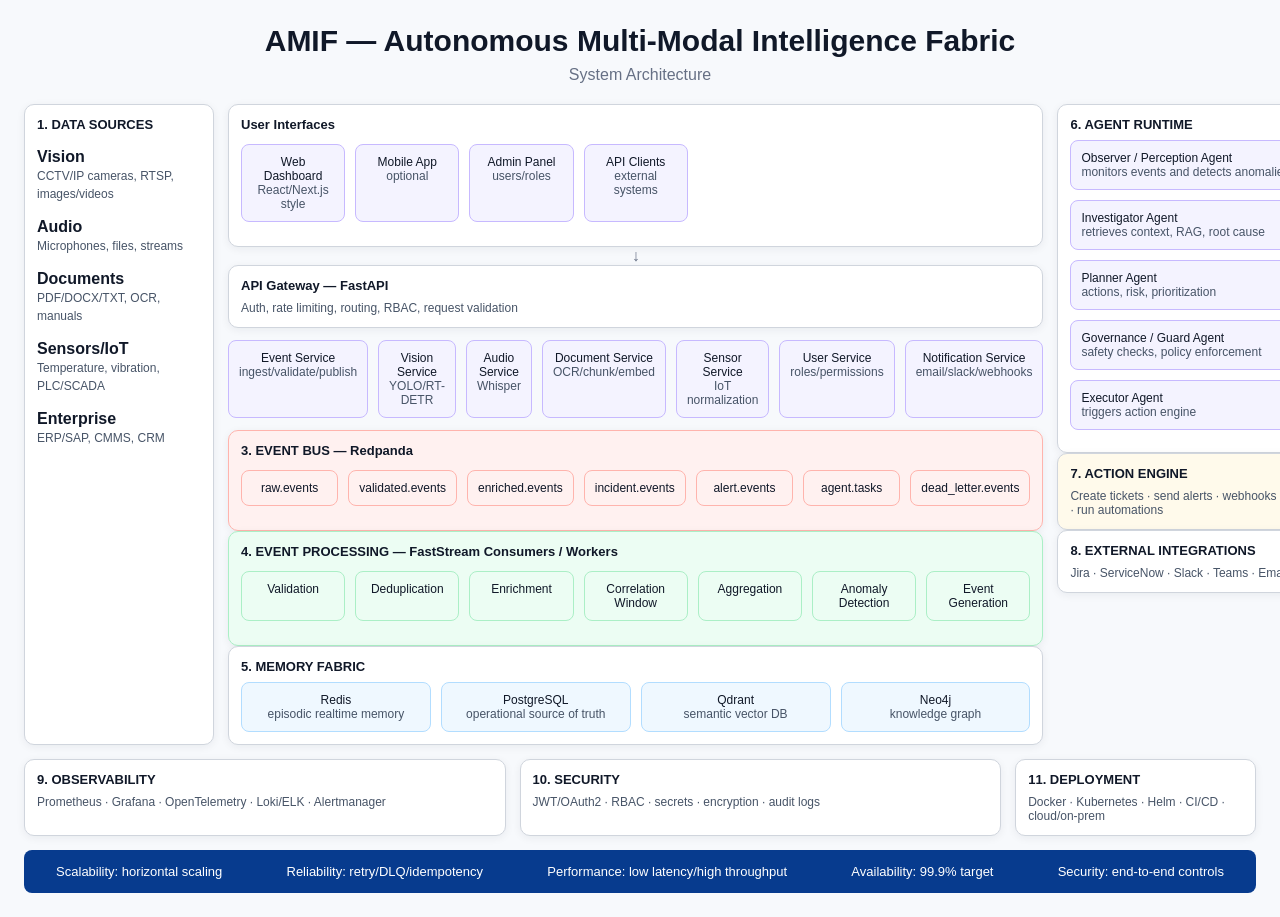
<file: backend/app/static/architecture.html>
<!doctype html>
<html lang="en">
<head>
  <meta charset="utf-8" />
  <meta name="viewport" content="width=device-width, initial-scale=1" />
  <title>AMIF Architecture</title>
  <style>
    body{margin:0;background:#f7f9fc;font-family:Inter,Arial,sans-serif;color:#101828} .wrap{padding:24px;max-width:1500px;margin:auto}
    h1{text-align:center;margin:0;font-size:30px}.sub{text-align:center;color:#667085;margin:8px 0 20px}.grid{display:grid;grid-template-columns:190px 1fr 330px;gap:14px}.box{background:white;border:1px solid #d0d5dd;border-radius:10px;padding:12px;box-shadow:0 2px 8px #10182810}.title{font-weight:800;font-size:13px;margin-bottom:8px}.small{font-size:12px;color:#475467}.lane{display:grid;grid-template-columns:repeat(7,1fr);gap:10px;margin:12px 0}.svc{text-align:center;background:#f4f3ff;border:1px solid #c7b9ff;border-radius:8px;padding:10px;font-size:12px}.bus{background:#fff1f0;border-color:#ffb4ad}.proc{background:#ecfdf3;border-color:#abefc6}.mem{display:grid;grid-template-columns:repeat(4,1fr);gap:10px}.mem .svc{background:#eff8ff;border-color:#b2ddff}.agents .svc{text-align:left;margin-bottom:10px;background:#f4f3ff}.actions{background:#fffaeb}.footer{display:grid;grid-template-columns:2fr 2fr 1fr;gap:14px;margin-top:14px}.nfr{background:#073b8e;color:white;border-radius:8px;padding:14px;display:flex;gap:28px;justify-content:space-around;margin-top:14px;font-size:13px}.arrow{text-align:center;color:#667085;font-weight:bold}@media(max-width:1000px){.grid,.footer{grid-template-columns:1fr}.lane,.mem{grid-template-columns:1fr 1fr}.nfr{flex-direction:column}}
  </style>
</head>
<body><div class="wrap">
<h1>AMIF — Autonomous Multi-Modal Intelligence Fabric</h1><div class="sub">System Architecture</div>
<div class="grid">
  <aside class="box"><div class="title">1. DATA SOURCES</div><p><b>Vision</b><br><span class="small">CCTV/IP cameras, RTSP, images/videos</span></p><p><b>Audio</b><br><span class="small">Microphones, files, streams</span></p><p><b>Documents</b><br><span class="small">PDF/DOCX/TXT, OCR, manuals</span></p><p><b>Sensors/IoT</b><br><span class="small">Temperature, vibration, PLC/SCADA</span></p><p><b>Enterprise</b><br><span class="small">ERP/SAP, CMMS, CRM</span></p></aside>
  <main>
    <div class="box"><div class="title">User Interfaces</div><div class="lane"><div class="svc">Web Dashboard<br><span class="small">React/Next.js style</span></div><div class="svc">Mobile App<br><span class="small">optional</span></div><div class="svc">Admin Panel<br><span class="small">users/roles</span></div><div class="svc">API Clients<br><span class="small">external systems</span></div></div></div>
    <div class="arrow">↓</div>
    <div class="box"><div class="title">API Gateway — FastAPI</div><div class="small">Auth, rate limiting, routing, RBAC, request validation</div></div>
    <div class="lane"><div class="svc">Event Service<br><span class="small">ingest/validate/publish</span></div><div class="svc">Vision Service<br><span class="small">YOLO/RT-DETR</span></div><div class="svc">Audio Service<br><span class="small">Whisper</span></div><div class="svc">Document Service<br><span class="small">OCR/chunk/embed</span></div><div class="svc">Sensor Service<br><span class="small">IoT normalization</span></div><div class="svc">User Service<br><span class="small">roles/permissions</span></div><div class="svc">Notification Service<br><span class="small">email/slack/webhooks</span></div></div>
    <div class="box bus"><div class="title">3. EVENT BUS — Redpanda</div><div class="lane"><div class="svc bus">raw.events</div><div class="svc bus">validated.events</div><div class="svc bus">enriched.events</div><div class="svc bus">incident.events</div><div class="svc bus">alert.events</div><div class="svc bus">agent.tasks</div><div class="svc bus">dead_letter.events</div></div></div>
    <div class="box proc"><div class="title">4. EVENT PROCESSING — FastStream Consumers / Workers</div><div class="lane"><div class="svc proc">Validation</div><div class="svc proc">Deduplication</div><div class="svc proc">Enrichment</div><div class="svc proc">Correlation Window</div><div class="svc proc">Aggregation</div><div class="svc proc">Anomaly Detection</div><div class="svc proc">Event Generation</div></div></div>
    <div class="box"><div class="title">5. MEMORY FABRIC</div><div class="mem"><div class="svc">Redis<br><span class="small">episodic realtime memory</span></div><div class="svc">PostgreSQL<br><span class="small">operational source of truth</span></div><div class="svc">Qdrant<br><span class="small">semantic vector DB</span></div><div class="svc">Neo4j<br><span class="small">knowledge graph</span></div></div></div>
  </main>
  <aside><div class="box agents"><div class="title">6. AGENT RUNTIME</div><div class="svc">Observer / Perception Agent<br><span class="small">monitors events and detects anomalies</span></div><div class="svc">Investigator Agent<br><span class="small">retrieves context, RAG, root cause</span></div><div class="svc">Planner Agent<br><span class="small">actions, risk, prioritization</span></div><div class="svc">Governance / Guard Agent<br><span class="small">safety checks, policy enforcement</span></div><div class="svc">Executor Agent<br><span class="small">triggers action engine</span></div></div><div class="box actions"><div class="title">7. ACTION ENGINE</div><div class="small">Create tickets · send alerts · webhooks · control systems · run automations</div></div><div class="box"><div class="title">8. EXTERNAL INTEGRATIONS</div><div class="small">Jira · ServiceNow · Slack · Teams · Email · SAP</div></div></aside>
</div>
<div class="footer"><div class="box"><div class="title">9. OBSERVABILITY</div><div class="small">Prometheus · Grafana · OpenTelemetry · Loki/ELK · Alertmanager</div></div><div class="box"><div class="title">10. SECURITY</div><div class="small">JWT/OAuth2 · RBAC · secrets · encryption · audit logs</div></div><div class="box"><div class="title">11. DEPLOYMENT</div><div class="small">Docker · Kubernetes · Helm · CI/CD · cloud/on-prem</div></div></div>
<div class="nfr"><div>Scalability: horizontal scaling</div><div>Reliability: retry/DLQ/idempotency</div><div>Performance: low latency/high throughput</div><div>Availability: 99.9% target</div><div>Security: end-to-end controls</div></div>
</div></body></html>
</file>
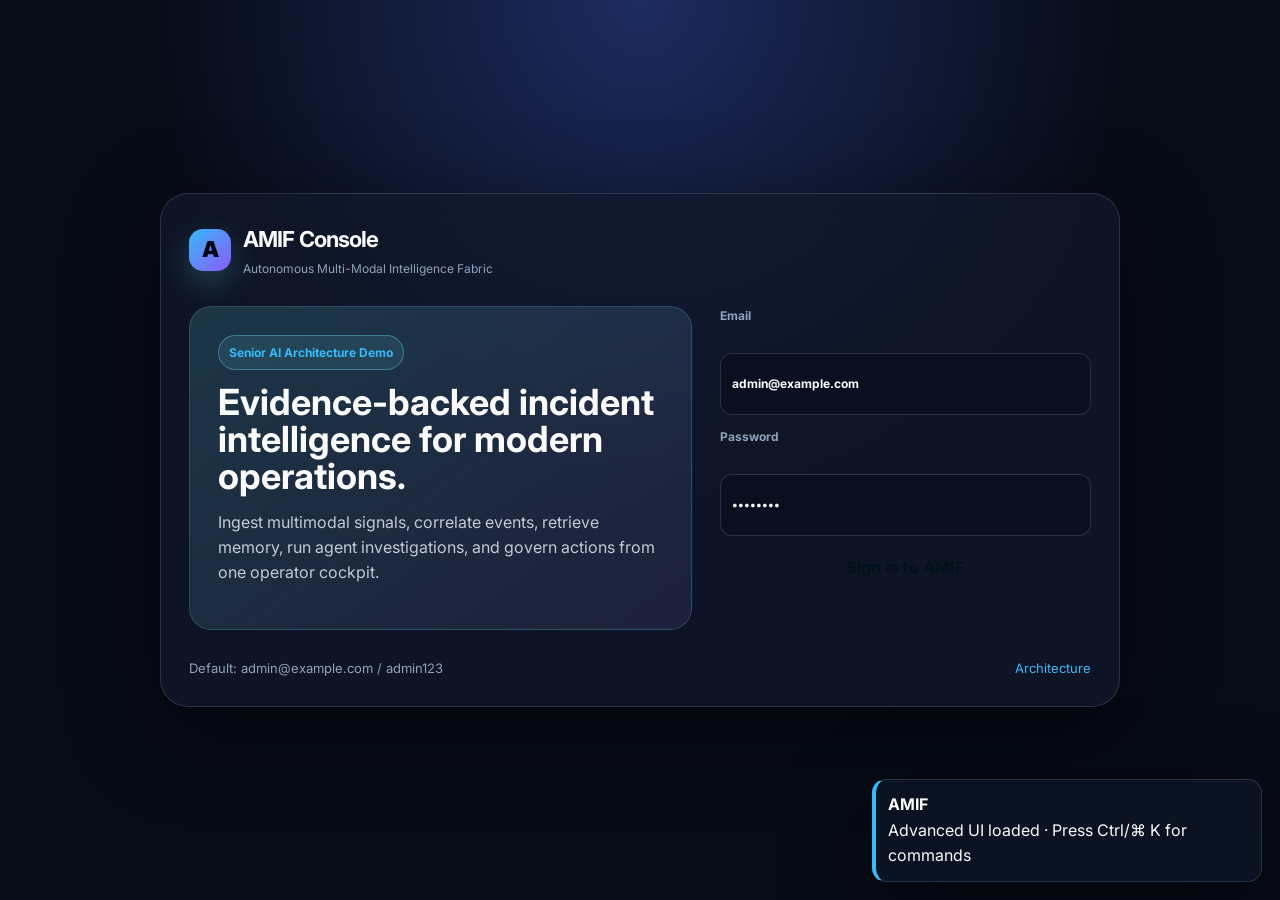
<file: backend/app/static/console.html>
<!doctype html>
<html lang="en">
<head>
  <meta charset="utf-8" />
  <meta name="viewport" content="width=device-width, initial-scale=1" />
  <meta name="theme-color" content="#070b16" />
  <title>AMIF Console — Autonomous Multi-Modal Intelligence Fabric</title>
  <link rel="preconnect" href="https://fonts.googleapis.com">
  <link rel="preconnect" href="https://fonts.gstatic.com" crossorigin>
  <link href="https://fonts.googleapis.com/css2?family=Inter:wght@400;500;600;700;800;900&family=Outfit:wght@400;500;700;900&display=swap" rel="stylesheet">
  <link rel="stylesheet" href="assets/app.css" />
</head>
<body>
  <div id="toastHost" class="toast-host"></div>
  <div id="modalHost"></div>
  <div id="spotlight" class="spotlight hidden">
    <div class="spotlight-card glass">
      <div class="spotlight-input"><span>⌕</span><input id="spotlightInput" placeholder="Command palette: search views, actions, incidents..." /></div>
      <div id="spotlightResults" class="spotlight-results"></div>
      <div class="spotlight-help">Press Enter to run · Esc to close · Ctrl/⌘ K to open</div>
    </div>
  </div>

  <div id="authScreen" class="auth-screen">
    <div class="auth-card glass">
      <div class="brand-lockup center">
        <div class="brand-mark">A</div>
        <div>
          <h1>AMIF Console</h1>
          <p>Autonomous Multi-Modal Intelligence Fabric</p>
        </div>
      </div>
      <div class="auth-hero">
        <div class="hero-chip">Senior AI Architecture Demo</div>
        <h2>Evidence-backed incident intelligence for modern operations.</h2>
        <p>Ingest multimodal signals, correlate events, retrieve memory, run agent investigations, and govern actions from one operator cockpit.</p>
      </div>
      <form id="loginForm" class="form-grid single">
        <label>Email<input id="loginEmail" autocomplete="username" value="admin@example.com" /></label>
        <label>Password<input id="loginPassword" type="password" autocomplete="current-password" value="admin123" /></label>
        <button class="btn primary wide" type="submit">Sign in to AMIF</button>
      </form>
      <div class="auth-foot">
        <span>Default: admin@example.com / admin123</span>
        <a href="architecture.html" target="_blank">Architecture</a>
      </div>
    </div>
  </div>

  <div id="appShell" class="app-shell hidden">
    <aside class="sidebar">
      <div class="brand-lockup">
        <div class="brand-mark">A</div>
        <div>
          <h1>AMIF</h1>
          <p>Incident Intelligence</p>
        </div>
      </div>

      <nav class="nav" id="nav">
        <button class="nav-item active" data-view="overview"><span>⌁</span> Overview</button>
        <button class="nav-item" data-view="incidents"><span>◆</span> Incidents</button>
        <button class="nav-item" data-view="events"><span>◎</span> Events</button>
        <button class="nav-item" data-view="documents"><span>▤</span> Documents & RAG</button>
        <button class="nav-item" data-view="agents"><span>✦</span> Agent Runtime</button>
        <button class="nav-item" data-view="graph"><span>⟐</span> Knowledge Graph</button>
        <button class="nav-item" data-view="observability"><span>◌</span> Observability</button>
        <button class="nav-item" data-view="security"><span>◈</span> Security & Audit</button>
      </nav>

      <div class="side-card">
        <div class="side-card-label">Core Loop</div>
        <div class="loop-list">
          <span>Detect</span><span>Normalize</span><span>Correlate</span><span>Retrieve</span><span>Reason</span><span>Guard</span><span>Alert</span>
        </div>
      </div>

      <div class="sidebar-footer">
        <div id="sidebarUser" class="user-pill"></div>
        <button id="logoutBtn" class="btn ghost wide">Logout</button>
      </div>
    </aside>

    <main class="main">
      <header class="topbar glass">
        <div>
          <div class="eyebrow">AMIF v1.0 / Production-style MVP</div>
          <h2 id="pageTitle">Overview</h2>
        </div>
        <div class="top-actions">
          <div class="global-search">
            <span>⌕</span><input id="globalSearch" placeholder="Search incidents, events, documents..." />
          </div>
          <button id="commandBtn" class="btn ghost" title="Ctrl/⌘ + K">⌘K</button>
          <button id="liveBtn" class="btn secondary" title="Toggle live refresh">Live Off</button>
          <button id="themeBtn" class="btn ghost" title="Toggle theme">Theme</button>
          <button id="seedDemoBtn" class="btn accent">Seed Demo</button>
          <button id="refreshBtn" class="btn secondary">Refresh</button>
          <button id="exportBtn" class="btn ghost">Export</button>
          <a class="btn ghost" href="/docs" target="_blank">API Docs</a>
        </div>
      </header>

      <section class="view active" id="view-overview">
        <div class="kpi-grid" id="kpiGrid"></div>
        <div class="content-grid two-one">
          <section class="panel">
            <div class="panel-head"><div><h3>Active Incident Command Center</h3><p>Prioritized operational incidents with evidence-backed AI summaries.</p></div><button class="btn small secondary" data-jump="incidents">Open Incidents</button></div>
            <div id="overviewIncidents" class="stack"></div>
          </section>
          <section class="panel">
            <div class="panel-head"><div><h3>Live Alerts</h3><p>High priority notifications and operator acknowledgements.</p></div></div>
            <div id="overviewAlerts" class="stack"></div>
          </section>
        </div>
        <div class="content-grid two">
          <section class="panel">
            <div class="panel-head"><div><h3>Architecture Health</h3><p>Service domains mapped to your AMIF architecture.</p></div></div>
            <div class="health-map" id="healthMap"></div>
          </section>
          <section class="panel">
            <div class="panel-head"><div><h3>Recent Event Timeline</h3><p>Latest normalized multimodal events.</p></div></div>
            <div id="overviewTimeline" class="timeline"></div>
          </section>
        </div>
      </section>

      <section class="view" id="view-incidents">
        <div class="toolbar panel compact">
          <div class="filter-group">
            <label>Status<select id="incidentStatusFilter"><option value="">All</option><option value="open">Open</option><option value="acknowledged">Acknowledged</option><option value="resolved">Resolved</option><option value="closed">Closed</option></select></label>
            <label>Severity<select id="incidentSeverityFilter"><option value="">All</option><option value="high">High</option><option value="medium">Medium</option><option value="low">Low</option></select></label>
          </div>
          <div class="toolbar-actions"><button class="btn secondary" id="clearIncidentFilters">Clear</button></div>
        </div>
        <div class="content-grid master-detail">
          <section class="panel"><div class="panel-head"><div><h3>Incident Queue</h3><p>Risk-ranked, deduplicated incident stream.</p></div></div><div id="incidentList" class="stack"></div></section>
          <section class="panel sticky-detail"><div id="incidentDetail" class="empty-state">Select an incident to inspect evidence, agent runs, and actions.</div></section>
        </div>
      </section>

      <section class="view" id="view-events">
        <div class="content-grid two-one">
          <section class="panel">
            <div class="panel-head"><div><h3>Emit Multimodal Events</h3><p>Generate demo signals through professional API boundaries.</p></div></div>
            <div class="emit-grid">
              <button class="emit-card" id="emitVision"><b>Vision</b><span>Forklift in restricted zone</span></button>
              <button class="emit-card" id="emitTemp"><b>Sensor</b><span>Machine A overheating</span></button>
              <button class="emit-card" id="emitAudio"><b>Audio</b><span>Machine noise increasing</span></button>
            </div>
            <div class="divider"></div>
            <h4>Custom Event</h4>
            <form id="customEventForm" class="form-grid two">
              <label>Source ID<input name="source_id" value="webhook_demo" /></label>
              <label>Source Type<input name="source_type" value="webhook" /></label>
              <label>Event Type<input name="event_type" value="manual_observation" /></label>
              <label>Severity<select name="severity"><option>low</option><option>medium</option><option>high</option></select></label>
              <label class="span-2">Payload JSON<textarea name="payload">{"note":"operator observed unusual activity"}</textarea></label>
              <button class="btn primary span-2" type="submit">Publish Canonical AMIF Event</button>
            </form>
          </section>
          <section class="panel">
            <div class="panel-head"><div><h3>Event Bus Topics</h3><p>Redpanda-ready streaming contracts.</p></div></div>
            <div id="topicList" class="topic-list"></div>
          </section>
        </div>
        <section class="panel">
          <div class="panel-head"><div><h3>Event Explorer</h3><p>Filter and inspect normalized operational events.</p></div><div class="filter-inline"><input id="eventFilter" placeholder="Filter by type/source/payload" /></div></div>
          <div class="table-wrap"><table><thead><tr><th>Type</th><th>Severity</th><th>Source</th><th>Location</th><th>Timestamp</th><th>Payload</th></tr></thead><tbody id="eventTable"></tbody></table></div>
        </section>
      </section>

      <section class="view" id="view-documents">
        <div class="content-grid two">
          <section class="panel">
            <div class="panel-head"><div><h3>Document Intelligence</h3><p>Upload manuals/SOPs into semantic memory.</p></div></div>
            <form id="docUploadForm" class="form-grid two">
              <label>File Name<input id="docName" value="machine_a_manual.txt" /></label>
              <label>Asset ID<input id="docAsset" value="machine_a" /></label>
              <label class="span-2">Document Text<textarea id="docText">Machine A Safety Manual. If operating temperature exceeds 85°C, inspect coolant flow, ventilation, and machine load. Forklift activity in restricted zones near Machine A requires supervisor review and a maintenance ticket.</textarea></label>
              <button class="btn primary span-2" type="submit">Upload & Index Document</button>
            </form>
          </section>
          <section class="panel">
            <div class="panel-head"><div><h3>RAG Search</h3><p>Query semantic memory and cite retrieved chunks.</p></div></div>
            <form id="ragForm" class="form-grid single">
              <label>Question / Query<input id="ragQuery" value="overheating machine A forklift restricted zone" /></label>
              <button class="btn accent" type="submit">Search Semantic Memory</button>
            </form>
            <div id="ragResults" class="stack results"></div>
          </section>
        </div>
        <section class="panel"><div class="panel-head"><div><h3>Indexed Documents</h3><p>Operational manuals and evidence corpus.</p></div></div><div id="documentList" class="card-grid"></div></section>
      </section>

      <section class="view" id="view-agents">
        <div class="content-grid two-one">
          <section class="panel">
            <div class="panel-head"><div><h3>Agent Workflow</h3><p>Observer → Retriever → Investigator → Planner → Guard → Executor</p></div></div>
            <div class="agent-flow">
              <div>Observer<span>detects incident candidates</span></div><div>Retriever<span>fetches events + memory</span></div><div>Investigator<span>builds hypotheses</span></div><div>Planner<span>risk and action plan</span></div><div>Guard<span>policy and evidence checks</span></div><div>Executor<span>action engine</span></div>
            </div>
          </section>
          <section class="panel"><div class="panel-head"><div><h3>Run Agent</h3><p>Select any incident and trigger investigation.</p></div></div><div id="agentIncidentPicker" class="stack"></div></section>
        </div>
        <section class="panel"><div class="panel-head"><div><h3>Agent Trace Viewer</h3><p>Auditable reasoning steps, evidence, guardrails, and outputs.</p></div></div><div id="agentTraceViewer" class="empty-state">Select “View Agent Runs” from an incident or run a new investigation.</div></section>
      </section>

      <section class="view" id="view-graph">
        <section class="panel">
          <div class="panel-head"><div><h3>Knowledge Graph</h3><p>Neo4j-style operational relationships from incidents, events, machines, zones, and documents.</p></div><button id="reloadGraphBtn" class="btn secondary">Reload Graph</button></div>
          <div id="graphCanvas" class="graph-canvas"></div>
        </section>
        <div class="content-grid two"><section class="panel"><h3>Graph Nodes</h3><div id="graphNodes" class="stack small-stack"></div></section><section class="panel"><h3>Graph Edges</h3><div id="graphEdges" class="stack small-stack"></div></section></div>
      </section>

      <section class="view" id="view-observability">
        <div class="kpi-grid" id="observabilityKpis"></div>
        <div class="content-grid two">
          <section class="panel"><div class="panel-head"><div><h3>Platform Metrics</h3><p>Prometheus-compatible runtime indicators.</p></div><a class="btn secondary small" href="/metrics" target="_blank">Raw Metrics</a></div><div id="metricBars" class="metric-bars"></div></section>
          <section class="panel"><div class="panel-head"><div><h3>Deployment Links</h3><p>Local observability stack.</p></div></div><div class="link-grid"><a href="http://localhost:9090" target="_blank">Prometheus</a><a href="http://localhost:3000" target="_blank">Grafana</a><a href="/health" target="_blank">Health</a><a href="architecture.html" target="_blank">Architecture</a></div></section>
        </div>
      </section>

      <section class="view" id="view-security">
        <div class="content-grid two">
          <section class="panel"><div class="panel-head"><div><h3>RBAC Matrix</h3><p>Enterprise-style role controls.</p></div></div><div id="rbacMatrix"></div></section>
          <section class="panel"><div class="panel-head"><div><h3>Users</h3><p>Admin-only identity view.</p></div></div><div id="userList" class="stack"></div></section>
        </div>
        <section class="panel"><div class="panel-head"><div><h3>Audit Logs</h3><p>All critical actions, agent decisions, and operator changes.</p></div></div><div id="auditLogList" class="timeline"></div></section>
      </section>
    </main>
  </div>

  <script src="assets/app.js"></script>
</body>
</html>
</file>
<file: backend/app/static/assets/app.css>
:root {
  --bg-hue: 226; --bg-sat: 60%;
  --bg: hsl(var(--bg-hue), var(--bg-sat), 6%);
  --bg2: hsl(var(--bg-hue), 50%, 10%);
  --panel: hsl(var(--bg-hue), 40%, 12%);
  --panel2: hsl(var(--bg-hue), 35%, 15%);
  --glass: hsla(var(--bg-hue), 40%, 12%, 0.75);
  --line: hsla(215, 30%, 30%, 0.6);
  --line2: hsla(215, 30%, 40%, 0.6);
  --text: hsl(0, 0%, 98%);
  --muted: hsl(215, 25%, 65%);
  --soft: hsl(215, 20%, 80%);
  --cyan: hsl(188, 86%, 53%);
  --blue: hsl(200, 95%, 60%);
  --violet: hsl(258, 90%, 66%);
  --green: hsl(150, 75%, 55%);
  --yellow: hsl(45, 93%, 47%);
  --red: hsl(348, 83%, 65%);
  --orange: hsl(25, 95%, 60%);
  --shadow: 0 24px 90px rgba(0, 0, 0, 0.45);
  --radius: 24px; --radius2: 14px;
}
* { box-sizing: border-box; }
html { scroll-behavior: smooth; }
body {
  margin: 0; min-height: 100vh;
  background: radial-gradient(circle at 15% 0%, hsla(210, 80%, 25%, 0.3) 0, var(--bg) 40%),
              radial-gradient(circle at 85% 15%, hsla(270, 70%, 30%, 0.2) 0, transparent 35%),
              var(--bg);
  color: var(--text);
  font-family: 'Inter', 'Outfit', ui-sans-serif, system-ui, sans-serif;
  line-height: 1.6;
}
button,input,textarea,select{font:inherit} a{color:inherit;text-decoration:none}.hidden{display:none!important}.glass{background:var(--glass);backdrop-filter:blur(18px);border:1px solid rgba(148,163,184,.22);box-shadow:var(--shadow)}
.auth-screen{position:fixed;inset:0;display:grid;place-items:center;padding:28px;background:radial-gradient(circle at top,#1d2b5f 0,#070b16 45%);z-index:20}.auth-card{width:min(960px,100%);display:grid;grid-template-columns:1.15fr .85fr;gap:28px;border-radius:28px;padding:28px}.brand-lockup{display:flex;align-items:center;gap:12px}.brand-lockup.center{grid-column:1/-1}.brand-mark{width:42px;height:42px;border-radius:14px;display:grid;place-items:center;background:linear-gradient(135deg,var(--blue),var(--violet));color:#020617;font-weight:900;font-size:22px;box-shadow:0 12px 30px rgba(103,232,249,.22)}.brand-lockup h1{margin:0;font-size:22px;letter-spacing:-.04em}.brand-lockup p{margin:2px 0 0;color:var(--muted);font-size:12px}.auth-hero{padding:28px;border-radius:22px;background:linear-gradient(145deg,rgba(103,232,249,.16),rgba(167,139,250,.10));border:1px solid rgba(103,232,249,.18)}.auth-hero h2{font-size:36px;line-height:1.02;margin:14px 0}.auth-hero p{color:var(--soft);line-height:1.55}.hero-chip{display:inline-flex;border:1px solid rgba(103,232,249,.35);background:rgba(103,232,249,.1);border-radius:999px;padding:7px 10px;color:var(--blue);font-weight:700;font-size:12px}.auth-foot{grid-column:1/-1;display:flex;justify-content:space-between;color:var(--muted);font-size:13px}.auth-foot a{color:var(--blue)}
.app-shell{display:grid;grid-template-columns:280px 1fr;min-height:100vh}.sidebar{position:sticky;top:0;height:100vh;padding:22px;display:flex;flex-direction:column;gap:22px;background:linear-gradient(180deg,rgba(8,13,27,.96),rgba(12,18,36,.92));border-right:1px solid var(--line)}.nav{display:grid;gap:7px}.nav-item{border:0;background:transparent;color:var(--muted);padding:12px 13px;border-radius:14px;text-align:left;display:flex;gap:10px;align-items:center;cursor:pointer;transition:.2s}.nav-item span{width:20px;color:var(--blue)}.nav-item:hover,.nav-item.active{background:rgba(103,232,249,.10);color:var(--text)}.side-card{border:1px solid var(--line);background:rgba(21,31,54,.55);border-radius:16px;padding:14px}.side-card-label{font-size:12px;color:var(--muted);margin-bottom:10px}.loop-list{display:flex;flex-wrap:wrap;gap:7px}.loop-list span{font-size:11px;border:1px solid rgba(103,232,249,.22);background:rgba(103,232,249,.08);color:var(--blue);padding:5px 7px;border-radius:999px}.sidebar-footer{margin-top:auto}.user-pill{border:1px solid var(--line);background:#0b1222;border-radius:14px;padding:10px;margin-bottom:10px;font-size:12px;color:var(--soft)}
.main{padding:22px;min-width:0}.topbar{position:sticky;top:16px;z-index:10;border-radius:22px;padding:18px 20px;margin-bottom:22px;display:flex;justify-content:space-between;gap:18px;align-items:center}.eyebrow{font-size:12px;text-transform:uppercase;letter-spacing:.12em;color:var(--blue);font-weight:800}.topbar h2{margin:3px 0 0;font-size:28px;letter-spacing:-.04em}.top-actions{display:flex;gap:10px;align-items:center;flex-wrap:wrap;justify-content:flex-end}.global-search{height:42px;width:min(360px,32vw);display:flex;align-items:center;gap:8px;border:1px solid var(--line);background:#0b1222;border-radius:14px;padding:0 12px;color:var(--muted)}.global-search input{border:0;background:transparent;color:var(--text);outline:0;width:100%}
.btn{height:40px;border:1px solid var(--line);background:#111a31;color:var(--text);border-radius:12px;padding:0 14px;font-weight:750;cursor:pointer;display:inline-flex;align-items:center;justify-content:center;gap:8px;transition:.18s}.btn:hover{transform:translateY(-1px);border-color:var(--blue)}.btn.primary{background:linear-gradient(135deg,var(--blue),var(--blue2));color:#03111b;border:0}.btn.accent{background:linear-gradient(135deg,var(--violet),var(--blue2));color:#020617;border:0}.btn.secondary{background:#17223b}.btn.ghost{background:transparent}.btn.small{height:32px;padding:0 10px;font-size:12px}.btn.wide{width:100%}
.view{display:none;animation:fade .22s ease}.view.active{display:block}@keyframes fade{from{opacity:.4;transform:translateY(4px)}to{opacity:1;transform:none}}.panel{background:linear-gradient(180deg,rgba(17,24,43,.95),rgba(13,20,37,.92));border:1px solid var(--line);border-radius:var(--radius);box-shadow:0 10px 34px rgba(0,0,0,.18);padding:18px;margin-bottom:18px}.panel.compact{padding:12px}.panel-head{display:flex;justify-content:space-between;align-items:flex-start;gap:14px;margin-bottom:16px}.panel h3{margin:0;font-size:18px;letter-spacing:-.02em}.panel h4{margin:12px 0}.panel p{margin:5px 0 0;color:var(--muted);font-size:13px}.content-grid{display:grid;gap:18px}.content-grid.two{grid-template-columns:1fr 1fr}.content-grid.two-one{grid-template-columns:1.4fr .8fr}.content-grid.master-detail{grid-template-columns:minmax(340px,.85fr) 1.25fr}.sticky-detail{position:sticky;top:112px;align-self:start}.kpi-grid{display:grid;grid-template-columns:repeat(5,1fr);gap:14px;margin-bottom:18px}.kpi{padding:16px;border:1px solid var(--line);border-radius:18px;background:linear-gradient(145deg,rgba(21,31,54,.95),rgba(9,15,30,.92));position:relative;overflow:hidden}.kpi:after{content:"";position:absolute;right:-22px;top:-30px;width:90px;height:90px;border-radius:50%;background:var(--glow,rgba(103,232,249,.11))}.kpi-label{color:var(--muted);font-size:12px;text-transform:uppercase;letter-spacing:.08em;font-weight:800}.kpi-value{font-size:34px;font-weight:900;margin-top:8px;letter-spacing:-.06em}.kpi-sub{color:var(--soft);font-size:12px;margin-top:6px}
.stack{display:grid;gap:11px}.small-stack{max-height:380px;overflow:auto}.card-grid{display:grid;grid-template-columns:repeat(auto-fill,minmax(250px,1fr));gap:12px}.item-card{border:1px solid var(--line);background:#0b1222;border-radius:16px;padding:14px}.item-card h4{margin:8px 0 6px}.item-card p{font-size:13px;color:var(--soft)}.badge{display:inline-flex;align-items:center;border-radius:999px;padding:4px 8px;font-size:11px;font-weight:850;border:1px solid var(--line);background:#17223b;color:var(--soft);text-transform:uppercase;letter-spacing:.04em}.badge.high,.badge.critical{background:rgba(251,113,133,.14);border-color:rgba(251,113,133,.35);color:#fecdd3}.badge.medium{background:rgba(251,191,36,.12);border-color:rgba(251,191,36,.35);color:#fde68a}.badge.low{background:rgba(52,211,153,.10);border-color:rgba(52,211,153,.30);color:#bbf7d0}.badge.open{background:rgba(52,211,153,.12);color:#bbf7d0}.badge.acknowledged{background:rgba(103,232,249,.12);color:var(--blue)}.badge.resolved,.badge.closed{background:rgba(148,163,184,.12);color:#cbd5e1}.muted{color:var(--muted)}.mono{font-family:ui-monospace,SFMono-Regular,Menlo,Monaco,Consolas,monospace}.empty-state{min-height:220px;display:grid;place-items:center;text-align:center;color:var(--muted);border:1px dashed var(--line2);border-radius:16px;padding:24px;background:rgba(11,18,34,.42)}
.timeline{position:relative;display:grid;gap:12px}.timeline-item{display:grid;grid-template-columns:14px 1fr;gap:10px}.timeline-dot{width:10px;height:10px;margin-top:6px;border-radius:50%;background:var(--blue);box-shadow:0 0 0 4px rgba(103,232,249,.12)}.timeline-body{border:1px solid var(--line);background:#0b1222;border-radius:14px;padding:11px}.timeline-body b{display:block;margin-bottom:4px}.timeline-body span{color:var(--muted);font-size:12px}.health-map{display:grid;grid-template-columns:repeat(auto-fill,minmax(180px,1fr));gap:10px}.health-card{border:1px solid var(--line);background:#0b1222;border-radius:14px;padding:12px}.health-card:before{content:"";display:inline-block;width:8px;height:8px;border-radius:50%;background:var(--green);box-shadow:0 0 12px var(--green);margin-right:8px}.toolbar{display:flex;justify-content:space-between;gap:12px}.filter-group,.toolbar-actions,.filter-inline{display:flex;gap:10px;align-items:end;flex-wrap:wrap}label{display:grid;gap:7px;color:var(--muted);font-size:12px;font-weight:700}input,textarea,select{border:1px solid var(--line);background:#090f1f;color:var(--text);border-radius:12px;padding:10px 11px;outline:0}textarea{min-height:94px;resize:vertical}input:focus,textarea:focus,select:focus{border-color:var(--blue);box-shadow:0 0 0 3px rgba(103,232,249,.10)}.form-grid{display:grid;gap:12px}.form-grid.two{grid-template-columns:1fr 1fr}.form-grid.single{grid-template-columns:1fr}.span-2{grid-column:1/-1}.divider{height:1px;background:var(--line);margin:16px 0}.emit-grid{display:grid;grid-template-columns:repeat(3,1fr);gap:10px}.emit-card{border:1px solid var(--line);background:linear-gradient(145deg,#0d1528,#121e37);border-radius:16px;padding:16px;text-align:left;color:var(--text);cursor:pointer}.emit-card b{display:block;font-size:18px}.emit-card span{color:var(--muted);font-size:12px}.emit-card:hover{border-color:var(--blue);transform:translateY(-1px)}.topic-list{display:flex;flex-wrap:wrap;gap:8px}.topic{font-family:ui-monospace,monospace;background:rgba(103,232,249,.08);border:1px solid rgba(103,232,249,.22);color:var(--blue);border-radius:999px;padding:7px 9px;font-size:12px}.table-wrap{overflow:auto;border:1px solid var(--line);border-radius:16px}table{width:100%;border-collapse:collapse;min-width:860px;background:#0b1222}th,td{text-align:left;padding:12px;border-bottom:1px solid var(--line);vertical-align:top}th{font-size:11px;text-transform:uppercase;letter-spacing:.08em;color:var(--muted);background:#10182b}td{font-size:13px;color:var(--soft)}pre,.code{white-space:pre-wrap;word-break:break-word;background:#070d1a;border:1px solid var(--line);border-radius:12px;padding:12px;color:#dbeafe;font-size:12px;max-height:420px;overflow:auto}.results .item-card{border-color:rgba(103,232,249,.22)}.agent-flow{display:grid;grid-template-columns:repeat(6,1fr);gap:10px}.agent-flow div{border:1px solid rgba(167,139,250,.30);background:rgba(167,139,250,.08);border-radius:16px;padding:14px;font-weight:850}.agent-flow span{display:block;color:var(--muted);font-weight:500;font-size:12px;margin-top:6px}.graph-canvas{min-height:540px;border:1px solid var(--line);background:radial-gradient(circle at center,rgba(103,232,249,.07),#070d1a 55%);border-radius:18px;overflow:hidden}.graph-canvas svg{width:100%;height:540px}.node-label{fill:#e2e8f0;font-size:11px}.edge-label{fill:#94a3b8;font-size:9px}.metric-bars{display:grid;gap:14px}.metric-row{display:grid;grid-template-columns:170px 1fr 70px;align-items:center;gap:10px;color:var(--soft);font-size:13px}.bar{height:10px;border-radius:999px;background:#0b1222;overflow:hidden;border:1px solid var(--line)}.bar span{display:block;height:100%;border-radius:999px;background:linear-gradient(90deg,var(--blue),var(--violet))}.link-grid{display:grid;grid-template-columns:repeat(2,1fr);gap:12px}.link-grid a{border:1px solid var(--line);background:#0b1222;border-radius:14px;padding:16px;color:var(--blue);font-weight:850}.rbac-table{min-width:0}.toast-host{position:fixed;right:18px;bottom:18px;z-index:50;display:grid;gap:10px}.toast{width:min(390px,calc(100vw - 36px));border:1px solid var(--line);border-left:4px solid var(--blue);background:#0b1222;border-radius:14px;padding:12px;box-shadow:var(--shadow);animation:toast .25s ease;color:var(--text)}.toast.error{border-left-color:var(--red)}.toast.success{border-left-color:var(--green)}@keyframes toast{from{opacity:0;transform:translateY(12px)}to{opacity:1;transform:none}}
@media(max-width:1200px){.app-shell{grid-template-columns:88px 1fr}.sidebar{padding:16px 10px}.sidebar .brand-lockup div:not(.brand-mark),.nav-item{font-size:0}.nav-item span{font-size:18px}.side-card{display:none}.sidebar-footer .user-pill{display:none}.kpi-grid{grid-template-columns:repeat(3,1fr)}.content-grid.two-one,.content-grid.master-detail,.content-grid.two{grid-template-columns:1fr}.sticky-detail{position:static}.agent-flow{grid-template-columns:repeat(3,1fr)}}
@media(max-width:760px){.app-shell{grid-template-columns:1fr}.sidebar{position:static;height:auto;flex-direction:row;overflow:auto}.nav{display:flex}.sidebar-footer,.side-card{display:none}.main{padding:12px}.topbar{position:static;display:grid}.global-search{width:100%}.kpi-grid{grid-template-columns:1fr 1fr}.form-grid.two,.emit-grid,.agent-flow{grid-template-columns:1fr}.auth-card{grid-template-columns:1fr}.auth-hero h2{font-size:28px}}

/* Advanced UX layer: animated enterprise cockpit */
body::before{content:"";position:fixed;inset:0;pointer-events:none;background:linear-gradient(120deg,transparent,rgba(103,232,249,.045),transparent);transform:translateX(-100%);animation:sheen 9s infinite;z-index:-1}@keyframes sheen{50%{transform:translateX(100%)}100%{transform:translateX(100%)}}
body.light{--bg:#eef4ff;--bg2:#f8fbff;--panel:#ffffff;--panel2:#f3f7ff;--glass:rgba(255,255,255,.82);--line:#d7e0ef;--line2:#bdc9dd;--text:#0f172a;--muted:#64748b;--soft:#334155;background:radial-gradient(circle at 20% 0%,#dbeafe 0,#f8fbff 42%),#f8fbff;color:var(--text)}
body.light .sidebar{background:linear-gradient(180deg,rgba(255,255,255,.96),rgba(239,246,255,.92))}body.light .panel,body.light .item-card,body.light table,body.light .timeline-body,body.light .health-card,body.light .global-search,body.light input,body.light textarea,body.light select{background:#fff;color:var(--text)}
body.compact .panel{padding:13px;margin-bottom:12px}body.compact .item-card{padding:10px}body.compact .topbar{padding:13px 16px}.fade-in-up{animation:fadeUp .38s cubic-bezier(.2,.8,.2,1)}@keyframes fadeUp{from{opacity:0;transform:translateY(12px)}to{opacity:1;transform:none}}.pulse-ring{position:relative}.pulse-ring::after{content:"";position:absolute;inset:-4px;border-radius:inherit;border:1px solid rgba(103,232,249,.45);animation:pulseRing 1.8s infinite}@keyframes pulseRing{to{opacity:0;transform:scale(1.12)}}
.skeleton{position:relative;overflow:hidden;background:#10182b;border-radius:14px;min-height:70px}.skeleton::after{content:"";position:absolute;inset:0;background:linear-gradient(90deg,transparent,rgba(255,255,255,.08),transparent);animation:skel 1.1s infinite}@keyframes skel{from{transform:translateX(-100%)}to{transform:translateX(100%)}}
.progress-strip{height:3px;background:linear-gradient(90deg,var(--blue),var(--violet),var(--green));position:fixed;left:0;top:0;width:0;z-index:100;transition:width .28s ease,opacity .28s ease}.progress-strip.done{opacity:0}.btn.loading{pointer-events:none;opacity:.72}.btn.loading::after{content:"";width:13px;height:13px;border:2px solid currentColor;border-right-color:transparent;border-radius:50%;animation:spin .7s linear infinite}@keyframes spin{to{transform:rotate(360deg)}}
.modal-backdrop{position:fixed;inset:0;background:rgba(2,6,23,.72);backdrop-filter:blur(10px);display:grid;place-items:center;z-index:60;padding:20px}.modal{width:min(980px,100%);max-height:86vh;overflow:auto;background:var(--panel);border:1px solid var(--line);border-radius:24px;box-shadow:var(--shadow);animation:modalIn .22s ease}.modal-head{position:sticky;top:0;background:linear-gradient(180deg,var(--panel),rgba(17,24,43,.92));display:flex;justify-content:space-between;gap:12px;align-items:center;padding:18px;border-bottom:1px solid var(--line);z-index:2}.modal-body{padding:18px}.modal h3{margin:0}.icon-btn{width:34px;height:34px;border-radius:10px;border:1px solid var(--line);background:transparent;color:var(--text);cursor:pointer}@keyframes modalIn{from{opacity:0;transform:scale(.96) translateY(8px)}to{opacity:1;transform:none}}
.spotlight{position:fixed;inset:0;background:rgba(2,6,23,.68);backdrop-filter:blur(12px);z-index:70;display:grid;place-items:start center;padding-top:9vh}.spotlight-card{width:min(760px,calc(100vw - 28px));border-radius:24px;overflow:hidden}.spotlight-input{height:64px;display:flex;align-items:center;gap:12px;padding:0 18px;border-bottom:1px solid var(--line);font-size:22px;color:var(--blue)}.spotlight-input input{border:0;background:transparent;font-size:18px;width:100%;box-shadow:none}.spotlight-results{max-height:420px;overflow:auto;padding:10px}.spotlight-item{display:flex;justify-content:space-between;align-items:center;gap:12px;padding:12px;border-radius:14px;cursor:pointer}.spotlight-item:hover,.spotlight-item.active{background:rgba(103,232,249,.10)}.spotlight-item b{display:block}.spotlight-item span{font-size:12px;color:var(--muted)}.spotlight-help{border-top:1px solid var(--line);padding:10px 14px;color:var(--muted);font-size:12px}
.insight-grid{display:grid;grid-template-columns:repeat(3,1fr);gap:12px;margin-bottom:18px}.insight-card{border:1px solid var(--line);background:linear-gradient(145deg,rgba(103,232,249,.08),rgba(167,139,250,.05));border-radius:18px;padding:14px}.insight-card b{font-size:13px}.insight-card p{font-size:12px;color:var(--muted);margin:7px 0 0}.spark-wrap{height:78px;margin-top:10px}.spark-wrap canvas{width:100%;height:100%}.density-toggle{display:flex;border:1px solid var(--line);border-radius:14px;overflow:hidden}.density-toggle button{border:0;border-right:1px solid var(--line);background:#0b1222;color:var(--muted);padding:8px 10px}.density-toggle button:last-child{border-right:0}.density-toggle button.active{background:rgba(103,232,249,.12);color:var(--blue)}
.graph-tooltip{position:fixed;background:#020617;color:#e2e8f0;border:1px solid var(--line);border-radius:10px;padding:8px 10px;font-size:12px;pointer-events:none;z-index:80;box-shadow:var(--shadow)}.graph-canvas circle{cursor:pointer;transition:.18s}.graph-canvas circle:hover{filter:brightness(1.25);transform-origin:center}.kbd{font-family:ui-monospace,monospace;border:1px solid var(--line);border-bottom-width:2px;border-radius:6px;padding:2px 6px;color:var(--muted);font-size:11px}.empty-action{margin-top:10px}.confetti{position:fixed;width:8px;height:12px;background:var(--blue);top:-20px;z-index:90;animation:confetti 1.4s ease-out forwards}@keyframes confetti{to{transform:translateY(105vh) rotate(720deg);opacity:0}}
@media(max-width:900px){.insight-grid{grid-template-columns:1fr}.spotlight{padding-top:4vh}.modal{max-height:92vh}}
</file>
